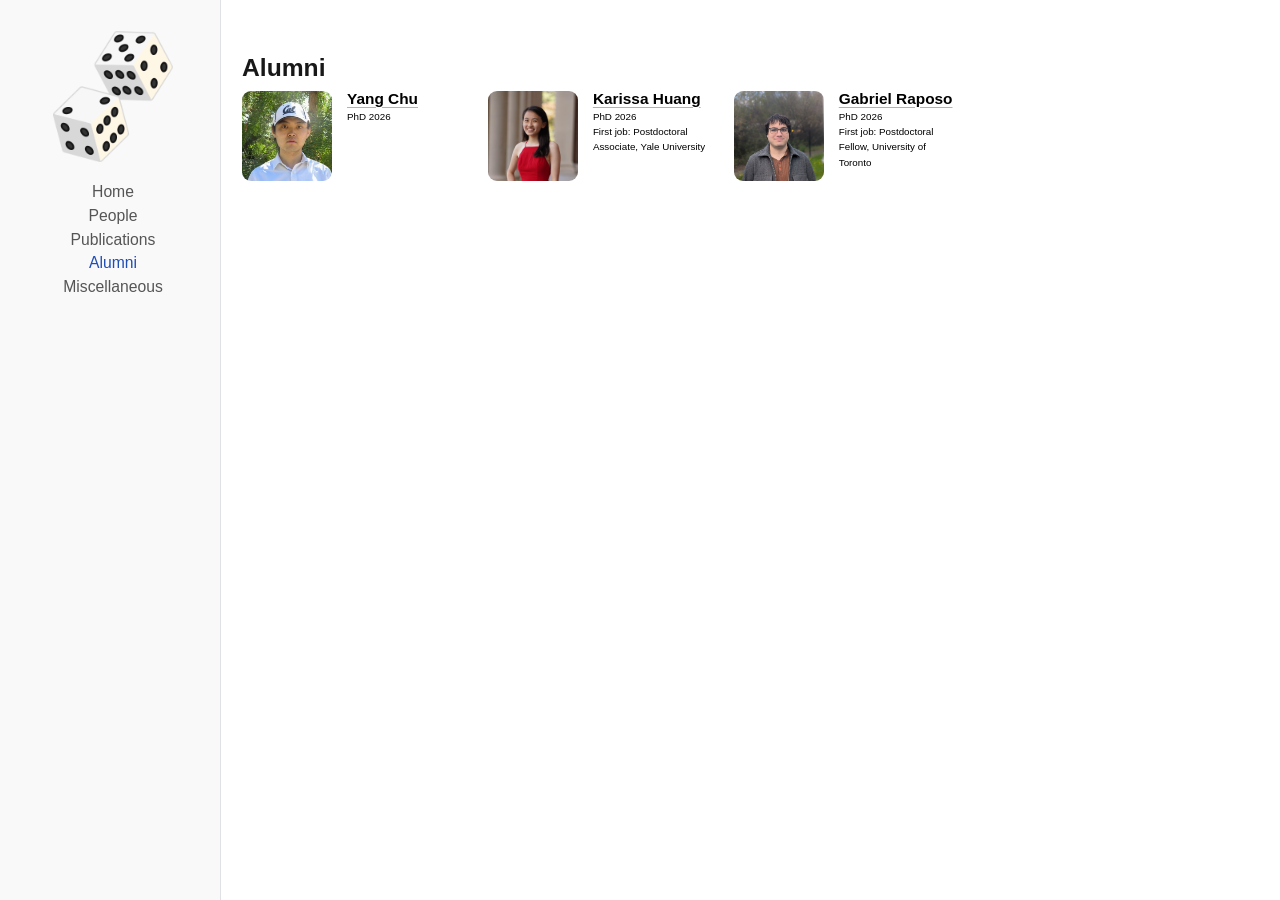
<file: contents/alumni-list.html>
<!DOCTYPE html>
<html xmlns="http://www.w3.org/1999/xhtml" lang="en" xml:lang="en"><head>

<meta charset="utf-8">
<meta name="generator" content="quarto-1.11.9">

<meta name="viewport" content="width=device-width, initial-scale=1.0, user-scalable=yes">


<title>alumni-list</title>
<style>
/* Default styles provided by pandoc.
** See https://pandoc.org/MANUAL.html#variables-for-html for config info.
*/
span.smallcaps{font-variant: small-caps;}
div.columns{display: flex; gap: 1.5em;}
div.column{flex: auto;}
@media screen {
div.columns{gap: min(4vw, 1.5em);}
div.column{overflow-x: auto;}
}
div.hanging-indent{margin-left: 1.5em; text-indent: -1.5em;}
ul.task-list{list-style: none;}
ul.task-list li input[type="checkbox"] {
  width: 0.8em;
  margin: 0 0.8em 0.2em -1em; /* quarto-specific, see https://github.com/quarto-dev/quarto-cli/issues/4556 */ 
  vertical-align: middle;
}
</style>


<script src="../site_libs/quarto-nav/quarto-nav.js"></script>
<script src="../site_libs/quarto-nav/headroom.min.js"></script>
<script src="../site_libs/clipboard/clipboard.min.js"></script>
<script src="../site_libs/quarto-html/quarto.js" type="module"></script>
<script src="../site_libs/quarto-html/tabsets/tabsets.js" type="module"></script>
<script src="../site_libs/quarto-html/scrollable-regions/scrollable-regions.js" type="module"></script>
<script src="../site_libs/quarto-html/popper.min.js"></script>
<script src="../site_libs/quarto-html/tippy.umd.min.js"></script>
<script src="../site_libs/quarto-html/anchor.min.js"></script>
<link href="../site_libs/quarto-html/tippy.css" rel="stylesheet">
<link href="../site_libs/quarto-html/quarto-syntax-highlighting-63b5708e65d6cd79cd7618c58d0c21e7.css" rel="stylesheet" id="quarto-text-highlighting-styles">
<script src="../site_libs/bootstrap/bootstrap.min.js"></script>
<link href="../site_libs/bootstrap/bootstrap-icons.css" rel="stylesheet">
<link href="../site_libs/bootstrap/bootstrap-66f18a4d21a7736779bc49018a2a17cc.min.css" rel="stylesheet" append-hash="true" id="quarto-bootstrap" data-mode="light">
<script id="quarto-search-options" type="application/json">{
  "language": {
    "search-no-results-text": "No results",
    "search-matching-documents-text": "matching documents",
    "search-copy-link-title": "Copy link to search",
    "search-hide-matches-text": "Hide additional matches",
    "search-more-match-text": "more match in this document",
    "search-more-matches-text": "more matches in this document",
    "search-clear-button-title": "Clear",
    "search-text-placeholder": "",
    "search-detached-cancel-button-title": "Cancel",
    "search-submit-button-title": "Submit",
    "search-label": "Search"
  }
}</script>
<script src="../assets/external-links.js"></script>



<link rel="stylesheet" href="../assets/styles.css">
</head>

<body class="nav-sidebar docked fullcontent quarto-light"><a id="quarto-skip-link" class="visually-hidden-focusable" href="#quarto-document-content">Skip to main content</a>

<div id="quarto-search-results"></div>
  <header id="quarto-header" class="headroom fixed-top">
  <nav class="quarto-secondary-nav" aria-label="Toolbar">
    <div class="container-fluid d-flex">
      <button type="button" class="quarto-btn-toggle btn" data-bs-toggle="collapse" role="button" data-bs-target=".quarto-sidebar-collapse-item" aria-controls="quarto-sidebar" aria-expanded="false" aria-label="Toggle sidebar navigation" onclick="if (window.quartoToggleHeadroom) { window.quartoToggleHeadroom(); }">
        <i class="bi bi-layout-text-sidebar-reverse"></i>
      </button>
        <nav class="quarto-page-breadcrumbs" aria-label="Breadcrumbs"><ol class="breadcrumb"><li class="breadcrumb-item"><a href="../contents/alumni-list.html">Alumni</a></li></ol></nav>
        <a class="flex-grow-1" data-bs-toggle="collapse" data-bs-target=".quarto-sidebar-collapse-item" onclick="if (window.quartoToggleHeadroom) { window.quartoToggleHeadroom(); }">      
        </a>
    </div>
  </nav>
</header>
<!-- content -->
<div id="quarto-content" class="quarto-container page-columns page-rows-contents page-layout-article">
<!-- sidebar -->
  <nav id="quarto-sidebar" class="sidebar collapse collapse-horizontal quarto-sidebar-collapse-item sidebar-navigation docked overflow-auto" aria-label="Site">
    <div class="pt-lg-2 mt-2 text-left sidebar-header">
      <a href="../index.html" class="sidebar-logo-link">
      <img src="../assets/logo/logo-dice.png" alt="Logo" class="sidebar-logo light-content py-0 d-lg-inline d-none">
      <img src="../assets/logo/logo-dice.png" alt="Logo" class="sidebar-logo dark-content py-0 d-lg-inline d-none">
      </a>
      </div>
    <div class="sidebar-menu-container"> 
    <ul class="list-unstyled mt-1">
        <li class="sidebar-item">
  <div class="sidebar-item-container"> 
  <a href="../index.html" class="sidebar-item-text sidebar-link">
 <span class="menu-text">Home</span></a>
  </div>
</li>
        <li class="sidebar-item">
  <div class="sidebar-item-container"> 
  <a href="../people.html" class="sidebar-item-text sidebar-link">
 <span class="menu-text">People</span></a>
  </div>
</li>
        <li class="sidebar-item">
  <div class="sidebar-item-container"> 
  <a href="../contents/all-papers.html" class="sidebar-item-text sidebar-link">
 <span class="menu-text">Publications</span></a>
  </div>
</li>
        <li class="sidebar-item">
  <div class="sidebar-item-container"> 
  <a href="../contents/alumni-list.html" class="sidebar-item-text sidebar-link active">
 <span class="menu-text">Alumni</span></a>
  </div>
</li>
        <li class="sidebar-item">
  <div class="sidebar-item-container"> 
  <a href="../contents/miscellaneous.html" class="sidebar-item-text sidebar-link">
 <span class="menu-text">Miscellaneous</span></a>
  </div>
</li>
    </ul>
    </div>
</nav>
<div id="quarto-sidebar-glass" class="quarto-sidebar-collapse-item" data-bs-toggle="collapse" data-bs-target=".quarto-sidebar-collapse-item"></div>
<!-- margin-sidebar -->
    
<!-- main -->
<main class="content" id="quarto-document-content" tabindex="-1"><header id="title-block-header" class="quarto-title-block"></header>




<section id="alumni" class="level3">
<h3 class="anchored" data-anchor-id="alumni">Alumni</h3>
<div class="grid">
<div class="g-col-12 g-col-sm-6 g-col-lg-3">
<div style="display: flex; gap: 15px; align-items: start;">
<div style="flex-shrink: 1; width: 90px; min-width: 50px;">
<a href="https://sites.google.com/view/yangch2" target="_blank">
<img src="../images/CHU_Yang - Yang Chu.jpg" alt="Headshot" style="width: 100%; aspect-ratio: 1/1; object-fit: cover; object-position: center; border-radius: 10%;">
</a>
</div>
<div style="flex: 1;line-height: 1.1;">
<a href="https://sites.google.com/view/yangch2" target="_blank" style="color: inherit; text-decoration: underline; text-decoration-color: rgba(0,0,0,0.3);">
<span style="font-size: 1.1em; font-weight: 600;">Yang Chu</span>
</a>
<br><span style="font-size: 0.7em; font-weight: 300;">
PhD 2026
<br>

</span>
</div>
</div>
</div>

<div class="g-col-12 g-col-sm-6 g-col-lg-3">
<div style="display: flex; gap: 15px; align-items: start;">
<div style="flex-shrink: 1; width: 90px; min-width: 50px;">
<a href="" target="_blank">
<img src="../images/karissa-huang.JPG" alt="Headshot" style="width: 100%; aspect-ratio: 1/1; object-fit: cover; object-position: center; border-radius: 10%;">
</a>
</div>
<div style="flex: 1;line-height: 1.1;">
<a href="" target="_blank" style="color: inherit; text-decoration: underline; text-decoration-color: rgba(0,0,0,0.3);">
<span style="font-size: 1.1em; font-weight: 600;">Karissa Huang</span>
</a>
<br><span style="font-size: 0.7em; font-weight: 300;">
PhD 2026
<br>
First job: Postdoctoral Associate, Yale University
</span>
</div>
</div>
</div>

<div class="g-col-12 g-col-sm-6 g-col-lg-3">
<div style="display: flex; gap: 15px; align-items: start;">
<div style="flex-shrink: 1; width: 90px; min-width: 50px;">
<a href="https://www.stat.berkeley.edu/~raposo/" target="_blank">
<img src="../images/PictureGabriel - Gabriel Raposo.jpeg" alt="Headshot" style="width: 100%; aspect-ratio: 1/1; object-fit: cover; object-position: center; border-radius: 10%;">
</a>
</div>
<div style="flex: 1;line-height: 1.1;">
<a href="https://www.stat.berkeley.edu/~raposo/" target="_blank" style="color: inherit; text-decoration: underline; text-decoration-color: rgba(0,0,0,0.3);">
<span style="font-size: 1.1em; font-weight: 600;">Gabriel Raposo</span>
</a>
<br><span style="font-size: 0.7em; font-weight: 300;">
PhD 2026
<br>
First job: Postdoctoral Fellow, University of Toronto
</span>
</div>
</div>
</div>

</div>


</section>

</main> <!-- /main -->
<script id="quarto-html-after-body" type="application/javascript">
  window.document.addEventListener("DOMContentLoaded", function (event) {
    const icon = "";
    const anchorJS = new window.AnchorJS();
    anchorJS.options = {
      placement: 'right',
      icon: icon
    };
    anchorJS.add('.anchored');
    const isCodeAnnotation = (el) => {
      for (const clz of el.classList) {
        if (clz.startsWith('code-annotation-')) {                     
          return true;
        }
      }
      return false;
    }
    const onCopySuccess = function(e) {
      // button target
      const button = e.trigger;
      // don't keep focus
      button.blur();
      // flash "checked"
      button.classList.add('code-copy-button-checked');
      var currentTitle = button.getAttribute("title");
      button.setAttribute("title", "Copied!");
      let tooltip;
      if (window.bootstrap) {
        button.setAttribute("data-bs-toggle", "tooltip");
        button.setAttribute("data-bs-placement", "left");
        button.setAttribute("data-bs-title", "Copied!");
        tooltip = new bootstrap.Tooltip(button, 
          { trigger: "manual", 
            customClass: "code-copy-button-tooltip",
            offset: [0, -8]});
        tooltip.show();    
      }
      setTimeout(function() {
        if (tooltip) {
          tooltip.hide();
          button.removeAttribute("data-bs-title");
          button.removeAttribute("data-bs-toggle");
          button.removeAttribute("data-bs-placement");
        }
        button.setAttribute("title", currentTitle);
        button.classList.remove('code-copy-button-checked');
      }, 1000);
      // clear code selection
      e.clearSelection();
    }
    const getTextToCopy = function(trigger) {
      const outerScaffold = trigger.parentElement.cloneNode(true);
      const codeEl = outerScaffold.querySelector('code');
      for (const childEl of codeEl.children) {
        if (isCodeAnnotation(childEl)) {
          childEl.remove();
        }
      }
      return codeEl.innerText;
    }
    const clipboard = new window.ClipboardJS('.code-copy-button:not([data-in-quarto-modal])', {
      text: getTextToCopy
    });
    clipboard.on('success', onCopySuccess);
    if (window.document.getElementById('quarto-embedded-source-code-modal')) {
      const clipboardModal = new window.ClipboardJS('.code-copy-button[data-in-quarto-modal]', {
        text: getTextToCopy,
        container: window.document.getElementById('quarto-embedded-source-code-modal')
      });
      clipboardModal.on('success', onCopySuccess);
    }
      var localhostRegex = new RegExp(/^(?:http|https):\/\/localhost\:?[0-9]*\//);
      var mailtoRegex = new RegExp(/^mailto:/);
        var filterRegex = new RegExp("https:\/\/probability\.berkeley\.edu");
      var isInternal = (href) => {
          return filterRegex.test(href) || localhostRegex.test(href) || mailtoRegex.test(href);
      }
      // Inspect non-navigation links and adorn them if external
      window.quartoDecorateExternalLinks = function (root) {
     var links = (root || window.document).querySelectorAll('a[href]:not(.nav-link):not(.navbar-brand):not(.toc-action):not(.sidebar-link):not(.sidebar-item-toggle):not(.pagination-link):not(.no-external):not([aria-hidden]):not(.dropdown-item):not(.quarto-navigation-tool):not(.about-link)');
      for (var i=0; i<links.length; i++) {
        const link = links[i];
        if (!isInternal(link.href)) {
          // undo the damage that might have been done by quarto-nav.js in the case of
          // links that we want to consider external
          if (link.dataset.originalHref !== undefined) {
            link.href = link.dataset.originalHref;
          }
          if (!link.classList.contains('no-external-icon')) {
          }
        }
      }
      };
      window.quartoDecorateExternalLinks(window.document);
    // Esc closes the popup (WCAG 1.4.13) and focus leaving both trigger and
    // popup closes it (WCAG 2.4.11); tippy handles neither for interactive popups.
    const hideOnEscAndFocusOut = {
      name: 'hideOnEscAndFocusOut',
      defaultValue: true,
      fn(instance) {
        const dismiss = () => {
          // A show scheduled by the trigger delay would otherwise reopen it
          instance.clearDelayTimeouts();
          instance.hide();
        };
        const onKeyDown = (event) => {
          if (event.key !== 'Escape') {
            return;
          }
          // Keep Esc from also reaching page handlers (e.g. reveal.js overview),
          // except an open reveal.js slide menu, which Esc should close too.
          // The menu handles keys only when its keyboard option is on.
          const menuHandlesEsc = window.Reveal?.getPlugin?.('menu')?.isOpen() &&
            window.Reveal.getConfig().menu?.keyboard !== false;
          if (!menuHandlesEsc) {
            event.stopPropagation();
          }
          if (instance.popper.contains(window.document.activeElement)) {
            // Disabled while refocusing so the focus trigger does not reopen it
            instance.disable();
            instance.reference.focus();
            instance.enable();
          }
          dismiss();
        };
        const onFocusOut = (event) => {
          const target = event.relatedTarget;
          if (target && !instance.reference.contains(target) &&
              !instance.popper.contains(target)) {
            dismiss();
          }
        };
        // On the trigger too: a click trigger (code-annotations: select) has no
        // blur handling. Attached for the instance's lifetime so leaving the
        // trigger also cancels a show still pending on the trigger delay.
        instance.reference.addEventListener('focusout', onFocusOut);
        return {
          onShow() {
            window.document.addEventListener('keydown', onKeyDown, true);
            instance.popper.addEventListener('focusout', onFocusOut);
          },
          onHide() {
            window.document.removeEventListener('keydown', onKeyDown, true);
            instance.popper.removeEventListener('focusout', onFocusOut);
          },
          onDestroy() {
            instance.reference.removeEventListener('focusout', onFocusOut);
          },
        };
      },
    };
    function tippyHover(el, contentFn, onTriggerFn, onUntriggerFn) {
      const config = {
        allowHTML: true,
        maxWidth: 500,
        delay: 100,
        arrow: false,
        appendTo: function(el) {
            return el.parentElement;
        },
        interactive: true,
        interactiveBorder: 10,
        theme: 'quarto',
        placement: 'bottom-start',
        plugins: [hideOnEscAndFocusOut],
      };
      if (contentFn) {
        config.content = contentFn;
      }
      if (onTriggerFn) {
        config.onTrigger = onTriggerFn;
      }
      if (onUntriggerFn) {
        config.onUntrigger = onUntriggerFn;
      }
      window.tippy(el, config); 
    }
    const noterefs = window.document.querySelectorAll('a[role="doc-noteref"]');
    for (var i=0; i<noterefs.length; i++) {
      const ref = noterefs[i];
      tippyHover(ref, function() {
        // use id or data attribute instead here
        let href = ref.getAttribute('data-footnote-href') || ref.getAttribute('href');
        try { href = new URL(href).hash; } catch {}
        const id = href.replace(/^#\/?/, "");
        const note = window.document.getElementById(id);
        if (note) {
          return note.innerHTML;
        } else {
          return "";
        }
      });
    }
    const xrefs = window.document.querySelectorAll('a.quarto-xref');
    const processXRef = (id, note) => {
      // Strip column container classes
      const stripColumnClz = (el) => {
        el.classList.remove("page-full", "page-columns");
        if (el.children) {
          for (const child of el.children) {
            stripColumnClz(child);
          }
        }
      }
      stripColumnClz(note)
      if (id === null || id.startsWith('sec-')) {
        // Special case sections, only their first couple elements
        const container = document.createElement("div");
        if (note.children && note.children.length > 2) {
          container.appendChild(note.children[0].cloneNode(true));
          for (let i = 1; i < note.children.length; i++) {
            const child = note.children[i];
            if (child.tagName === "P" && child.innerText === "") {
              continue;
            } else {
              container.appendChild(child.cloneNode(true));
              break;
            }
          }
          if (window.Quarto?.typesetMath) {
            window.Quarto.typesetMath(container);
          }
          return container.innerHTML
        } else {
          if (window.Quarto?.typesetMath) {
            window.Quarto.typesetMath(note);
          }
          return note.innerHTML;
        }
      } else {
        // Remove any anchor links if they are present
        const anchorLink = note.querySelector('a.anchorjs-link');
        if (anchorLink) {
          anchorLink.remove();
        }
        if (window.Quarto?.typesetMath) {
          window.Quarto.typesetMath(note);
        }
        if (note.classList.contains("callout")) {
          return note.outerHTML;
        } else {
          return note.innerHTML;
        }
      }
    }
    for (var i=0; i<xrefs.length; i++) {
      const xref = xrefs[i];
      tippyHover(xref, undefined, function(instance) {
        instance.disable();
        let url = xref.getAttribute('href');
        let hash = undefined; 
        if (url.startsWith('#')) {
          hash = url;
        } else {
          try { hash = new URL(url).hash; } catch {}
        }
        if (hash) {
          const id = hash.replace(/^#\/?/, "");
          const note = window.document.getElementById(id);
          if (note !== null) {
            try {
              const html = processXRef(id, note.cloneNode(true));
              instance.setContent(html);
            } finally {
              instance.enable();
              instance.show();
            }
          } else {
            // See if we can fetch this
            fetch(url.split('#')[0])
            .then(res => res.text())
            .then(html => {
              const parser = new DOMParser();
              const htmlDoc = parser.parseFromString(html, "text/html");
              const note = htmlDoc.getElementById(id);
              if (note !== null) {
                const html = processXRef(id, note);
                instance.setContent(html);
              } 
            }).finally(() => {
              instance.enable();
              instance.show();
            });
          }
        } else {
          // See if we can fetch a full url (with no hash to target)
          // This is a special case and we should probably do some content thinning / targeting
          fetch(url)
          .then(res => res.text())
          .then(html => {
            const parser = new DOMParser();
            const htmlDoc = parser.parseFromString(html, "text/html");
            const note = htmlDoc.querySelector('main.content');
            if (note !== null) {
              // This should only happen for chapter cross references
              // (since there is no id in the URL)
              // remove the first header
              if (note.children.length > 0 && note.children[0].tagName === "HEADER") {
                note.children[0].remove();
              }
              const html = processXRef(null, note);
              instance.setContent(html);
            } 
          }).finally(() => {
            instance.enable();
            instance.show();
          });
        }
      }, function(instance) {
      });
    }
        let selectedAnnoteEl;
        const selectorForAnnotation = ( cell, annotation) => {
          let cellAttr = 'data-code-cell="' + cell + '"';
          let lineAttr = 'data-code-annotation="' +  annotation + '"';
          const selector = 'span[' + cellAttr + '][' + lineAttr + ']';
          return selector;
        }
        const selectCodeLines = (annoteEl) => {
          const doc = window.document;
          const targetCell = annoteEl.getAttribute("data-target-cell");
          const targetAnnotation = annoteEl.getAttribute("data-target-annotation");
          const annoteSpan = window.document.querySelector(selectorForAnnotation(targetCell, targetAnnotation));
          const lines = annoteSpan.getAttribute("data-code-lines").split(",");
          const lineIds = lines.map((line) => {
            return targetCell + "-" + line;
          })
          // Each band is positioned against its own containing block, which is
          // not the offsetParent of the lines, so place it from client rects.
          const placeBand = (band, firstEl, lastEl, codeBlock) => {
            const container = band.offsetParent;
            if (container === null) {
              return;
            }
            const containerRect = container.getBoundingClientRect();
            // Reveal.js scales slides with a transform, so convert client
            // pixels back to the CSS pixels of the container.
            const scale = containerRect.height / container.offsetHeight || 1;
            const firstRect = firstEl.getBoundingClientRect();
            const lastRect = lastEl.getBoundingClientRect();
            const top = (firstRect.top - containerRect.top) / scale - container.clientTop + container.scrollTop;
            const height = (lastRect.bottom - firstRect.top) / scale;
            band.style.top = top - 2 + "px";
            band.style.height = height + 4 + "px";
            if (codeBlock) {
              // Without the copy button wrapper, the containing block is wider
              // than the code block, so span the code block explicitly.
              const blockRect = codeBlock.getBoundingClientRect();
              band.style.left = (blockRect.left - containerRect.left) / scale - container.clientLeft + container.scrollLeft + "px";
              band.style.width = blockRect.width / scale + "px";
            }
          };
          if (lineIds.length > 0) {
            const el = window.document.getElementById(lineIds[0]);
            const lastEl = window.document.getElementById(lineIds[lineIds.length - 1]);
            const parent = el.parentElement.parentElement;
            // cook up a div (if necessary) and position it
            let div = window.document.getElementById("code-annotation-line-highlight");
            if (div === null) {
              div = window.document.createElement("div");
              div.setAttribute("id", "code-annotation-line-highlight");
              div.style.position = 'absolute';
              parent.appendChild(div);
            }
            placeBand(div, el, lastEl, parent.closest("div.sourceCode") || parent);
            let gutterDiv = window.document.getElementById("code-annotation-line-highlight-gutter");
            if (gutterDiv === null) {
              gutterDiv = window.document.createElement("div");
              gutterDiv.setAttribute("id", "code-annotation-line-highlight-gutter");
              gutterDiv.style.position = 'absolute';
              const codeCell = window.document.getElementById(targetCell);
              const gutter = codeCell.querySelector('.code-annotation-gutter');
              gutter.appendChild(gutterDiv);
            }
            placeBand(gutterDiv, el, lastEl);
            selectedAnnoteEl = annoteEl;
          }
        };
        const unselectCodeLines = () => {
          const elementsIds = ["code-annotation-line-highlight", "code-annotation-line-highlight-gutter"];
          elementsIds.forEach((elId) => {
            const div = window.document.getElementById(elId);
            if (div) {
              div.remove();
            }
          });
          selectedAnnoteEl = undefined;
        };
          // Handle positioning of the toggle
      window.addEventListener(
        "resize",
        throttle(() => {
          elRect = undefined;
          if (selectedAnnoteEl) {
            selectCodeLines(selectedAnnoteEl);
          }
        }, 10)
      );
      function throttle(fn, ms) {
      let throttle = false;
      let timer;
        return (...args) => {
          if(!throttle) { // first call gets through
              fn.apply(this, args);
              throttle = true;
          } else { // all the others get throttled
              if(timer) clearTimeout(timer); // cancel #2
              timer = setTimeout(() => {
                fn.apply(this, args);
                timer = throttle = false;
              }, ms);
          }
        };
      }
        // Attach click handler to the DT
        const annoteDls = window.document.querySelectorAll('dt[data-target-cell]');
        for (const annoteDlNode of annoteDls) {
          annoteDlNode.addEventListener('click', (event) => {
            const clickedEl = event.target;
            if (clickedEl !== selectedAnnoteEl) {
              unselectCodeLines();
              const activeEl = window.document.querySelector('dt[data-target-cell].code-annotation-active');
              if (activeEl) {
                activeEl.classList.remove('code-annotation-active');
              }
              selectCodeLines(clickedEl);
              clickedEl.classList.add('code-annotation-active');
            } else {
              // Unselect the line
              unselectCodeLines();
              clickedEl.classList.remove('code-annotation-active');
            }
          });
        }
    const findCites = (el) => {
      const parentEl = el.parentElement;
      if (parentEl) {
        const cites = parentEl.dataset.cites;
        if (cites) {
          return {
            el,
            cites: cites.split(' ')
          };
        } else {
          return findCites(el.parentElement)
        }
      } else {
        return undefined;
      }
    };
    var bibliorefs = window.document.querySelectorAll('a[role="doc-biblioref"]');
    for (var i=0; i<bibliorefs.length; i++) {
      const ref = bibliorefs[i];
      const citeInfo = findCites(ref);
      if (citeInfo) {
        tippyHover(citeInfo.el, function() {
          var popup = window.document.createElement('div');
          citeInfo.cites.forEach(function(cite) {
            var citeDiv = window.document.createElement('div');
            citeDiv.classList.add('hanging-indent');
            citeDiv.classList.add('csl-entry');
            var biblioDiv = window.document.getElementById('ref-' + cite);
            if (biblioDiv) {
              citeDiv.innerHTML = biblioDiv.innerHTML;
            }
            popup.appendChild(citeDiv);
          });
          return popup.innerHTML;
        });
      }
    }
  });
  </script>
  <script type="application/javascript">
  window.quartoScrollableRegionsLabels = {"code":"Scrollable code","output":"Scrollable output"};
  </script>
</div> <!-- /content -->




</body></html>
</file>
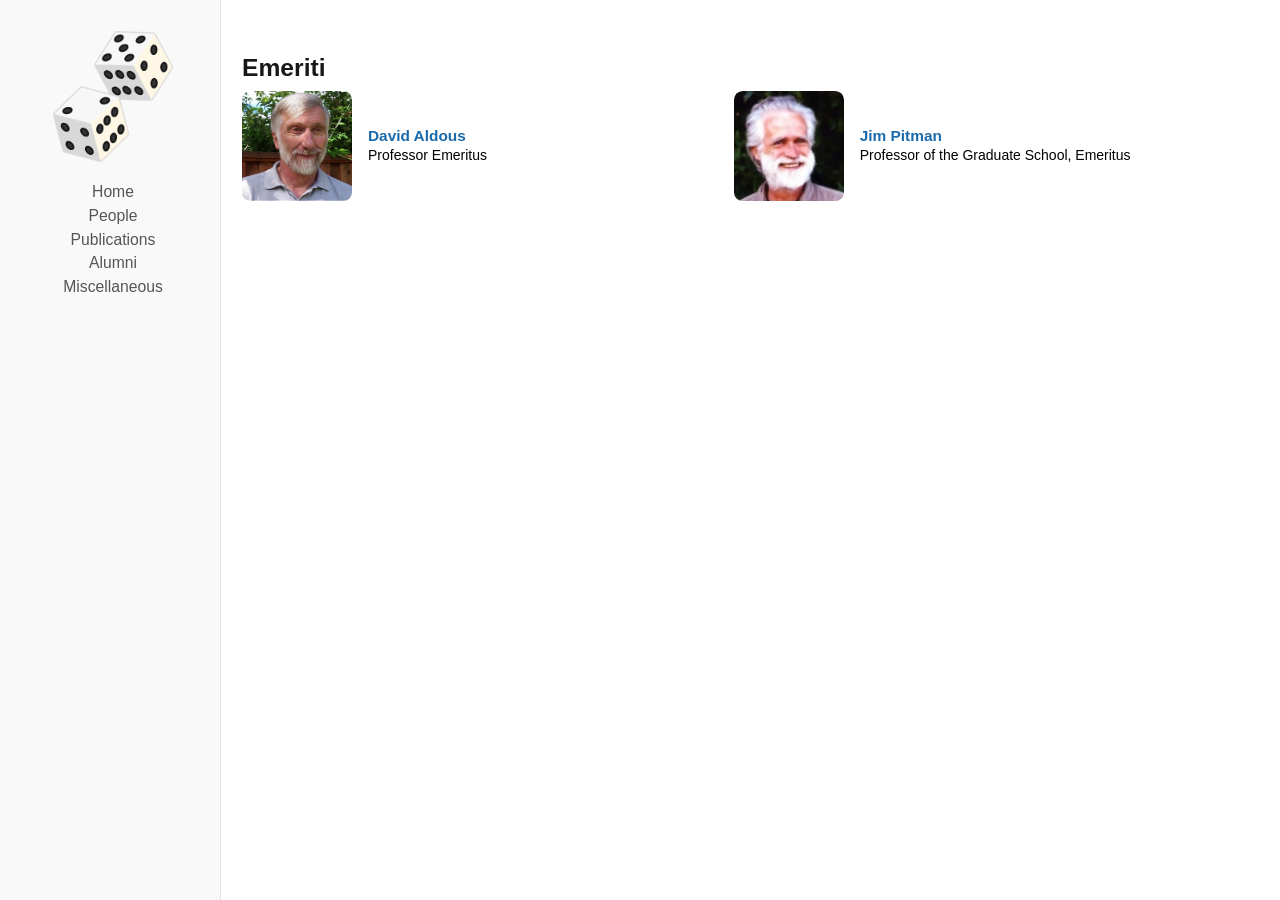
<file: contents/emeritus.html>
<!DOCTYPE html>
<html xmlns="http://www.w3.org/1999/xhtml" lang="en" xml:lang="en"><head>

<meta charset="utf-8">
<meta name="generator" content="quarto-1.11.9">

<meta name="viewport" content="width=device-width, initial-scale=1.0, user-scalable=yes">


<title>emeritus</title>
<style>
/* Default styles provided by pandoc.
** See https://pandoc.org/MANUAL.html#variables-for-html for config info.
*/
span.smallcaps{font-variant: small-caps;}
div.columns{display: flex; gap: 1.5em;}
div.column{flex: auto;}
@media screen {
div.columns{gap: min(4vw, 1.5em);}
div.column{overflow-x: auto;}
}
div.hanging-indent{margin-left: 1.5em; text-indent: -1.5em;}
ul.task-list{list-style: none;}
ul.task-list li input[type="checkbox"] {
  width: 0.8em;
  margin: 0 0.8em 0.2em -1em; /* quarto-specific, see https://github.com/quarto-dev/quarto-cli/issues/4556 */ 
  vertical-align: middle;
}
</style>


<script src="../site_libs/quarto-nav/quarto-nav.js"></script>
<script src="../site_libs/quarto-nav/headroom.min.js"></script>
<script src="../site_libs/clipboard/clipboard.min.js"></script>
<script src="../site_libs/quarto-html/quarto.js" type="module"></script>
<script src="../site_libs/quarto-html/tabsets/tabsets.js" type="module"></script>
<script src="../site_libs/quarto-html/scrollable-regions/scrollable-regions.js" type="module"></script>
<script src="../site_libs/quarto-html/popper.min.js"></script>
<script src="../site_libs/quarto-html/tippy.umd.min.js"></script>
<script src="../site_libs/quarto-html/anchor.min.js"></script>
<link href="../site_libs/quarto-html/tippy.css" rel="stylesheet">
<link href="../site_libs/quarto-html/quarto-syntax-highlighting-63b5708e65d6cd79cd7618c58d0c21e7.css" rel="stylesheet" id="quarto-text-highlighting-styles">
<script src="../site_libs/bootstrap/bootstrap.min.js"></script>
<link href="../site_libs/bootstrap/bootstrap-icons.css" rel="stylesheet">
<link href="../site_libs/bootstrap/bootstrap-66f18a4d21a7736779bc49018a2a17cc.min.css" rel="stylesheet" append-hash="true" id="quarto-bootstrap" data-mode="light">
<script id="quarto-search-options" type="application/json">{
  "language": {
    "search-no-results-text": "No results",
    "search-matching-documents-text": "matching documents",
    "search-copy-link-title": "Copy link to search",
    "search-hide-matches-text": "Hide additional matches",
    "search-more-match-text": "more match in this document",
    "search-more-matches-text": "more matches in this document",
    "search-clear-button-title": "Clear",
    "search-text-placeholder": "",
    "search-detached-cancel-button-title": "Cancel",
    "search-submit-button-title": "Submit",
    "search-label": "Search"
  }
}</script>
<script src="../assets/external-links.js"></script>



<link rel="stylesheet" href="../assets/styles.css">
</head>

<body class="nav-sidebar docked fullcontent quarto-light"><a id="quarto-skip-link" class="visually-hidden-focusable" href="#quarto-document-content">Skip to main content</a>

<div id="quarto-search-results"></div>
  <header id="quarto-header" class="headroom fixed-top">
  <nav class="quarto-secondary-nav" aria-label="Toolbar">
    <div class="container-fluid d-flex">
      <button type="button" class="quarto-btn-toggle btn" data-bs-toggle="collapse" role="button" data-bs-target=".quarto-sidebar-collapse-item" aria-controls="quarto-sidebar" aria-expanded="false" aria-label="Toggle sidebar navigation" onclick="if (window.quartoToggleHeadroom) { window.quartoToggleHeadroom(); }">
        <i class="bi bi-layout-text-sidebar-reverse"></i>
      </button>
        <nav class="quarto-page-breadcrumbs" aria-label="Breadcrumbs"><ol class="breadcrumb"></ol></nav>
        <a class="flex-grow-1" data-bs-toggle="collapse" data-bs-target=".quarto-sidebar-collapse-item" onclick="if (window.quartoToggleHeadroom) { window.quartoToggleHeadroom(); }">      
        </a>
    </div>
  </nav>
</header>
<!-- content -->
<div id="quarto-content" class="quarto-container page-columns page-rows-contents page-layout-article">
<!-- sidebar -->
  <nav id="quarto-sidebar" class="sidebar collapse collapse-horizontal quarto-sidebar-collapse-item sidebar-navigation docked overflow-auto" aria-label="Site">
    <div class="pt-lg-2 mt-2 text-left sidebar-header">
      <a href="../index.html" class="sidebar-logo-link">
      <img src="../assets/logo/logo-dice.png" alt="Logo" class="sidebar-logo light-content py-0 d-lg-inline d-none">
      <img src="../assets/logo/logo-dice.png" alt="Logo" class="sidebar-logo dark-content py-0 d-lg-inline d-none">
      </a>
      </div>
    <div class="sidebar-menu-container"> 
    <ul class="list-unstyled mt-1">
        <li class="sidebar-item">
  <div class="sidebar-item-container"> 
  <a href="../index.html" class="sidebar-item-text sidebar-link">
 <span class="menu-text">Home</span></a>
  </div>
</li>
        <li class="sidebar-item">
  <div class="sidebar-item-container"> 
  <a href="../people.html" class="sidebar-item-text sidebar-link">
 <span class="menu-text">People</span></a>
  </div>
</li>
        <li class="sidebar-item">
  <div class="sidebar-item-container"> 
  <a href="../contents/all-papers.html" class="sidebar-item-text sidebar-link">
 <span class="menu-text">Publications</span></a>
  </div>
</li>
        <li class="sidebar-item">
  <div class="sidebar-item-container"> 
  <a href="../contents/alumni-list.html" class="sidebar-item-text sidebar-link">
 <span class="menu-text">Alumni</span></a>
  </div>
</li>
        <li class="sidebar-item">
  <div class="sidebar-item-container"> 
  <a href="../contents/miscellaneous.html" class="sidebar-item-text sidebar-link">
 <span class="menu-text">Miscellaneous</span></a>
  </div>
</li>
    </ul>
    </div>
</nav>
<div id="quarto-sidebar-glass" class="quarto-sidebar-collapse-item" data-bs-toggle="collapse" data-bs-target=".quarto-sidebar-collapse-item"></div>
<!-- margin-sidebar -->
    
<!-- main -->
<main class="content" id="quarto-document-content" tabindex="-1"><header id="title-block-header" class="quarto-title-block"></header>




<section id="emeriti" class="level3">
<h3 class="anchored" data-anchor-id="emeriti">Emeriti</h3>
<div class="grid">
<div class="g-col-12 g-col-sm-6" style="margin-bottom: 8px;">
<div style="display: flex; gap: 16px; align-items: center;">
<div style="flex-shrink: 0; width: 110px;">
<img src="../images/david-aldous.jpg" alt="Headshot" style="width: 100%; aspect-ratio: 1/1; object-fit: cover; object-position: center; border-radius: 8%;">
</div>
<div style="flex: 1; line-height: 1.3;">
<a href="https://www.stat.berkeley.edu/~aldous/" target="_blank" class="faculty-name-link">
<span style="font-size: 1.1em; font-weight: 600;">David Aldous</span>
</a>
<br><span style="font-size: 1em; font-weight: 400;">Professor Emeritus</span>
<br><span style="font-size: 0.8em; font-weight: 300; color: #444;"></span>
</div>
</div>
</div>

<div class="g-col-12 g-col-sm-6" style="margin-bottom: 8px;">
<div style="display: flex; gap: 16px; align-items: center;">
<div style="flex-shrink: 0; width: 110px;">
<img src="../images/jim-pitman.jpg" alt="Headshot" style="width: 100%; aspect-ratio: 1/1; object-fit: cover; object-position: center; border-radius: 8%;">
</div>
<div style="flex: 1; line-height: 1.3;">
<a href="https://vcresearch.berkeley.edu/faculty/james-pitman" target="_blank" class="faculty-name-link">
<span style="font-size: 1.1em; font-weight: 600;">Jim Pitman</span>
</a>
<br><span style="font-size: 1em; font-weight: 400;">Professor of the Graduate School, Emeritus</span>
<br><span style="font-size: 0.8em; font-weight: 300; color: #444;"></span>
</div>
</div>
</div>

</div>


</section>

</main> <!-- /main -->
<script id="quarto-html-after-body" type="application/javascript">
  window.document.addEventListener("DOMContentLoaded", function (event) {
    const icon = "";
    const anchorJS = new window.AnchorJS();
    anchorJS.options = {
      placement: 'right',
      icon: icon
    };
    anchorJS.add('.anchored');
    const isCodeAnnotation = (el) => {
      for (const clz of el.classList) {
        if (clz.startsWith('code-annotation-')) {                     
          return true;
        }
      }
      return false;
    }
    const onCopySuccess = function(e) {
      // button target
      const button = e.trigger;
      // don't keep focus
      button.blur();
      // flash "checked"
      button.classList.add('code-copy-button-checked');
      var currentTitle = button.getAttribute("title");
      button.setAttribute("title", "Copied!");
      let tooltip;
      if (window.bootstrap) {
        button.setAttribute("data-bs-toggle", "tooltip");
        button.setAttribute("data-bs-placement", "left");
        button.setAttribute("data-bs-title", "Copied!");
        tooltip = new bootstrap.Tooltip(button, 
          { trigger: "manual", 
            customClass: "code-copy-button-tooltip",
            offset: [0, -8]});
        tooltip.show();    
      }
      setTimeout(function() {
        if (tooltip) {
          tooltip.hide();
          button.removeAttribute("data-bs-title");
          button.removeAttribute("data-bs-toggle");
          button.removeAttribute("data-bs-placement");
        }
        button.setAttribute("title", currentTitle);
        button.classList.remove('code-copy-button-checked');
      }, 1000);
      // clear code selection
      e.clearSelection();
    }
    const getTextToCopy = function(trigger) {
      const outerScaffold = trigger.parentElement.cloneNode(true);
      const codeEl = outerScaffold.querySelector('code');
      for (const childEl of codeEl.children) {
        if (isCodeAnnotation(childEl)) {
          childEl.remove();
        }
      }
      return codeEl.innerText;
    }
    const clipboard = new window.ClipboardJS('.code-copy-button:not([data-in-quarto-modal])', {
      text: getTextToCopy
    });
    clipboard.on('success', onCopySuccess);
    if (window.document.getElementById('quarto-embedded-source-code-modal')) {
      const clipboardModal = new window.ClipboardJS('.code-copy-button[data-in-quarto-modal]', {
        text: getTextToCopy,
        container: window.document.getElementById('quarto-embedded-source-code-modal')
      });
      clipboardModal.on('success', onCopySuccess);
    }
      var localhostRegex = new RegExp(/^(?:http|https):\/\/localhost\:?[0-9]*\//);
      var mailtoRegex = new RegExp(/^mailto:/);
        var filterRegex = new RegExp("https:\/\/probability\.berkeley\.edu");
      var isInternal = (href) => {
          return filterRegex.test(href) || localhostRegex.test(href) || mailtoRegex.test(href);
      }
      // Inspect non-navigation links and adorn them if external
      window.quartoDecorateExternalLinks = function (root) {
     var links = (root || window.document).querySelectorAll('a[href]:not(.nav-link):not(.navbar-brand):not(.toc-action):not(.sidebar-link):not(.sidebar-item-toggle):not(.pagination-link):not(.no-external):not([aria-hidden]):not(.dropdown-item):not(.quarto-navigation-tool):not(.about-link)');
      for (var i=0; i<links.length; i++) {
        const link = links[i];
        if (!isInternal(link.href)) {
          // undo the damage that might have been done by quarto-nav.js in the case of
          // links that we want to consider external
          if (link.dataset.originalHref !== undefined) {
            link.href = link.dataset.originalHref;
          }
          if (!link.classList.contains('no-external-icon')) {
          }
        }
      }
      };
      window.quartoDecorateExternalLinks(window.document);
    // Esc closes the popup (WCAG 1.4.13) and focus leaving both trigger and
    // popup closes it (WCAG 2.4.11); tippy handles neither for interactive popups.
    const hideOnEscAndFocusOut = {
      name: 'hideOnEscAndFocusOut',
      defaultValue: true,
      fn(instance) {
        const dismiss = () => {
          // A show scheduled by the trigger delay would otherwise reopen it
          instance.clearDelayTimeouts();
          instance.hide();
        };
        const onKeyDown = (event) => {
          if (event.key !== 'Escape') {
            return;
          }
          // Keep Esc from also reaching page handlers (e.g. reveal.js overview),
          // except an open reveal.js slide menu, which Esc should close too.
          // The menu handles keys only when its keyboard option is on.
          const menuHandlesEsc = window.Reveal?.getPlugin?.('menu')?.isOpen() &&
            window.Reveal.getConfig().menu?.keyboard !== false;
          if (!menuHandlesEsc) {
            event.stopPropagation();
          }
          if (instance.popper.contains(window.document.activeElement)) {
            // Disabled while refocusing so the focus trigger does not reopen it
            instance.disable();
            instance.reference.focus();
            instance.enable();
          }
          dismiss();
        };
        const onFocusOut = (event) => {
          const target = event.relatedTarget;
          if (target && !instance.reference.contains(target) &&
              !instance.popper.contains(target)) {
            dismiss();
          }
        };
        // On the trigger too: a click trigger (code-annotations: select) has no
        // blur handling. Attached for the instance's lifetime so leaving the
        // trigger also cancels a show still pending on the trigger delay.
        instance.reference.addEventListener('focusout', onFocusOut);
        return {
          onShow() {
            window.document.addEventListener('keydown', onKeyDown, true);
            instance.popper.addEventListener('focusout', onFocusOut);
          },
          onHide() {
            window.document.removeEventListener('keydown', onKeyDown, true);
            instance.popper.removeEventListener('focusout', onFocusOut);
          },
          onDestroy() {
            instance.reference.removeEventListener('focusout', onFocusOut);
          },
        };
      },
    };
    function tippyHover(el, contentFn, onTriggerFn, onUntriggerFn) {
      const config = {
        allowHTML: true,
        maxWidth: 500,
        delay: 100,
        arrow: false,
        appendTo: function(el) {
            return el.parentElement;
        },
        interactive: true,
        interactiveBorder: 10,
        theme: 'quarto',
        placement: 'bottom-start',
        plugins: [hideOnEscAndFocusOut],
      };
      if (contentFn) {
        config.content = contentFn;
      }
      if (onTriggerFn) {
        config.onTrigger = onTriggerFn;
      }
      if (onUntriggerFn) {
        config.onUntrigger = onUntriggerFn;
      }
      window.tippy(el, config); 
    }
    const noterefs = window.document.querySelectorAll('a[role="doc-noteref"]');
    for (var i=0; i<noterefs.length; i++) {
      const ref = noterefs[i];
      tippyHover(ref, function() {
        // use id or data attribute instead here
        let href = ref.getAttribute('data-footnote-href') || ref.getAttribute('href');
        try { href = new URL(href).hash; } catch {}
        const id = href.replace(/^#\/?/, "");
        const note = window.document.getElementById(id);
        if (note) {
          return note.innerHTML;
        } else {
          return "";
        }
      });
    }
    const xrefs = window.document.querySelectorAll('a.quarto-xref');
    const processXRef = (id, note) => {
      // Strip column container classes
      const stripColumnClz = (el) => {
        el.classList.remove("page-full", "page-columns");
        if (el.children) {
          for (const child of el.children) {
            stripColumnClz(child);
          }
        }
      }
      stripColumnClz(note)
      if (id === null || id.startsWith('sec-')) {
        // Special case sections, only their first couple elements
        const container = document.createElement("div");
        if (note.children && note.children.length > 2) {
          container.appendChild(note.children[0].cloneNode(true));
          for (let i = 1; i < note.children.length; i++) {
            const child = note.children[i];
            if (child.tagName === "P" && child.innerText === "") {
              continue;
            } else {
              container.appendChild(child.cloneNode(true));
              break;
            }
          }
          if (window.Quarto?.typesetMath) {
            window.Quarto.typesetMath(container);
          }
          return container.innerHTML
        } else {
          if (window.Quarto?.typesetMath) {
            window.Quarto.typesetMath(note);
          }
          return note.innerHTML;
        }
      } else {
        // Remove any anchor links if they are present
        const anchorLink = note.querySelector('a.anchorjs-link');
        if (anchorLink) {
          anchorLink.remove();
        }
        if (window.Quarto?.typesetMath) {
          window.Quarto.typesetMath(note);
        }
        if (note.classList.contains("callout")) {
          return note.outerHTML;
        } else {
          return note.innerHTML;
        }
      }
    }
    for (var i=0; i<xrefs.length; i++) {
      const xref = xrefs[i];
      tippyHover(xref, undefined, function(instance) {
        instance.disable();
        let url = xref.getAttribute('href');
        let hash = undefined; 
        if (url.startsWith('#')) {
          hash = url;
        } else {
          try { hash = new URL(url).hash; } catch {}
        }
        if (hash) {
          const id = hash.replace(/^#\/?/, "");
          const note = window.document.getElementById(id);
          if (note !== null) {
            try {
              const html = processXRef(id, note.cloneNode(true));
              instance.setContent(html);
            } finally {
              instance.enable();
              instance.show();
            }
          } else {
            // See if we can fetch this
            fetch(url.split('#')[0])
            .then(res => res.text())
            .then(html => {
              const parser = new DOMParser();
              const htmlDoc = parser.parseFromString(html, "text/html");
              const note = htmlDoc.getElementById(id);
              if (note !== null) {
                const html = processXRef(id, note);
                instance.setContent(html);
              } 
            }).finally(() => {
              instance.enable();
              instance.show();
            });
          }
        } else {
          // See if we can fetch a full url (with no hash to target)
          // This is a special case and we should probably do some content thinning / targeting
          fetch(url)
          .then(res => res.text())
          .then(html => {
            const parser = new DOMParser();
            const htmlDoc = parser.parseFromString(html, "text/html");
            const note = htmlDoc.querySelector('main.content');
            if (note !== null) {
              // This should only happen for chapter cross references
              // (since there is no id in the URL)
              // remove the first header
              if (note.children.length > 0 && note.children[0].tagName === "HEADER") {
                note.children[0].remove();
              }
              const html = processXRef(null, note);
              instance.setContent(html);
            } 
          }).finally(() => {
            instance.enable();
            instance.show();
          });
        }
      }, function(instance) {
      });
    }
        let selectedAnnoteEl;
        const selectorForAnnotation = ( cell, annotation) => {
          let cellAttr = 'data-code-cell="' + cell + '"';
          let lineAttr = 'data-code-annotation="' +  annotation + '"';
          const selector = 'span[' + cellAttr + '][' + lineAttr + ']';
          return selector;
        }
        const selectCodeLines = (annoteEl) => {
          const doc = window.document;
          const targetCell = annoteEl.getAttribute("data-target-cell");
          const targetAnnotation = annoteEl.getAttribute("data-target-annotation");
          const annoteSpan = window.document.querySelector(selectorForAnnotation(targetCell, targetAnnotation));
          const lines = annoteSpan.getAttribute("data-code-lines").split(",");
          const lineIds = lines.map((line) => {
            return targetCell + "-" + line;
          })
          // Each band is positioned against its own containing block, which is
          // not the offsetParent of the lines, so place it from client rects.
          const placeBand = (band, firstEl, lastEl, codeBlock) => {
            const container = band.offsetParent;
            if (container === null) {
              return;
            }
            const containerRect = container.getBoundingClientRect();
            // Reveal.js scales slides with a transform, so convert client
            // pixels back to the CSS pixels of the container.
            const scale = containerRect.height / container.offsetHeight || 1;
            const firstRect = firstEl.getBoundingClientRect();
            const lastRect = lastEl.getBoundingClientRect();
            const top = (firstRect.top - containerRect.top) / scale - container.clientTop + container.scrollTop;
            const height = (lastRect.bottom - firstRect.top) / scale;
            band.style.top = top - 2 + "px";
            band.style.height = height + 4 + "px";
            if (codeBlock) {
              // Without the copy button wrapper, the containing block is wider
              // than the code block, so span the code block explicitly.
              const blockRect = codeBlock.getBoundingClientRect();
              band.style.left = (blockRect.left - containerRect.left) / scale - container.clientLeft + container.scrollLeft + "px";
              band.style.width = blockRect.width / scale + "px";
            }
          };
          if (lineIds.length > 0) {
            const el = window.document.getElementById(lineIds[0]);
            const lastEl = window.document.getElementById(lineIds[lineIds.length - 1]);
            const parent = el.parentElement.parentElement;
            // cook up a div (if necessary) and position it
            let div = window.document.getElementById("code-annotation-line-highlight");
            if (div === null) {
              div = window.document.createElement("div");
              div.setAttribute("id", "code-annotation-line-highlight");
              div.style.position = 'absolute';
              parent.appendChild(div);
            }
            placeBand(div, el, lastEl, parent.closest("div.sourceCode") || parent);
            let gutterDiv = window.document.getElementById("code-annotation-line-highlight-gutter");
            if (gutterDiv === null) {
              gutterDiv = window.document.createElement("div");
              gutterDiv.setAttribute("id", "code-annotation-line-highlight-gutter");
              gutterDiv.style.position = 'absolute';
              const codeCell = window.document.getElementById(targetCell);
              const gutter = codeCell.querySelector('.code-annotation-gutter');
              gutter.appendChild(gutterDiv);
            }
            placeBand(gutterDiv, el, lastEl);
            selectedAnnoteEl = annoteEl;
          }
        };
        const unselectCodeLines = () => {
          const elementsIds = ["code-annotation-line-highlight", "code-annotation-line-highlight-gutter"];
          elementsIds.forEach((elId) => {
            const div = window.document.getElementById(elId);
            if (div) {
              div.remove();
            }
          });
          selectedAnnoteEl = undefined;
        };
          // Handle positioning of the toggle
      window.addEventListener(
        "resize",
        throttle(() => {
          elRect = undefined;
          if (selectedAnnoteEl) {
            selectCodeLines(selectedAnnoteEl);
          }
        }, 10)
      );
      function throttle(fn, ms) {
      let throttle = false;
      let timer;
        return (...args) => {
          if(!throttle) { // first call gets through
              fn.apply(this, args);
              throttle = true;
          } else { // all the others get throttled
              if(timer) clearTimeout(timer); // cancel #2
              timer = setTimeout(() => {
                fn.apply(this, args);
                timer = throttle = false;
              }, ms);
          }
        };
      }
        // Attach click handler to the DT
        const annoteDls = window.document.querySelectorAll('dt[data-target-cell]');
        for (const annoteDlNode of annoteDls) {
          annoteDlNode.addEventListener('click', (event) => {
            const clickedEl = event.target;
            if (clickedEl !== selectedAnnoteEl) {
              unselectCodeLines();
              const activeEl = window.document.querySelector('dt[data-target-cell].code-annotation-active');
              if (activeEl) {
                activeEl.classList.remove('code-annotation-active');
              }
              selectCodeLines(clickedEl);
              clickedEl.classList.add('code-annotation-active');
            } else {
              // Unselect the line
              unselectCodeLines();
              clickedEl.classList.remove('code-annotation-active');
            }
          });
        }
    const findCites = (el) => {
      const parentEl = el.parentElement;
      if (parentEl) {
        const cites = parentEl.dataset.cites;
        if (cites) {
          return {
            el,
            cites: cites.split(' ')
          };
        } else {
          return findCites(el.parentElement)
        }
      } else {
        return undefined;
      }
    };
    var bibliorefs = window.document.querySelectorAll('a[role="doc-biblioref"]');
    for (var i=0; i<bibliorefs.length; i++) {
      const ref = bibliorefs[i];
      const citeInfo = findCites(ref);
      if (citeInfo) {
        tippyHover(citeInfo.el, function() {
          var popup = window.document.createElement('div');
          citeInfo.cites.forEach(function(cite) {
            var citeDiv = window.document.createElement('div');
            citeDiv.classList.add('hanging-indent');
            citeDiv.classList.add('csl-entry');
            var biblioDiv = window.document.getElementById('ref-' + cite);
            if (biblioDiv) {
              citeDiv.innerHTML = biblioDiv.innerHTML;
            }
            popup.appendChild(citeDiv);
          });
          return popup.innerHTML;
        });
      }
    }
  });
  </script>
  <script type="application/javascript">
  window.quartoScrollableRegionsLabels = {"code":"Scrollable code","output":"Scrollable output"};
  </script>
</div> <!-- /content -->




</body></html>
</file>
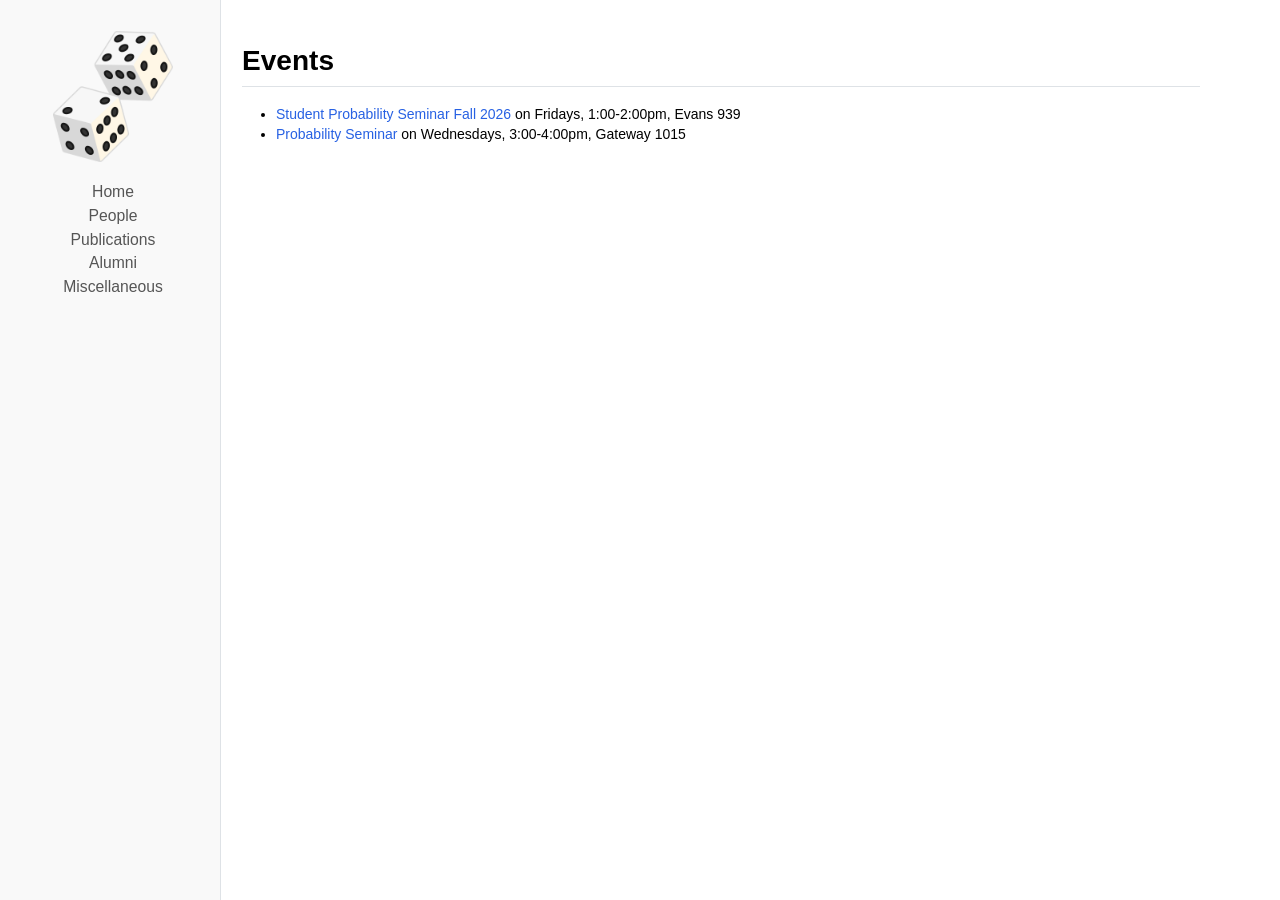
<file: contents/events.html>
<!DOCTYPE html>
<html xmlns="http://www.w3.org/1999/xhtml" lang="en" xml:lang="en"><head>

<meta charset="utf-8">
<meta name="generator" content="quarto-1.11.9">

<meta name="viewport" content="width=device-width, initial-scale=1.0, user-scalable=yes">


<title>events</title>
<style>
/* Default styles provided by pandoc.
** See https://pandoc.org/MANUAL.html#variables-for-html for config info.
*/
span.smallcaps{font-variant: small-caps;}
div.columns{display: flex; gap: 1.5em;}
div.column{flex: auto;}
@media screen {
div.columns{gap: min(4vw, 1.5em);}
div.column{overflow-x: auto;}
}
div.hanging-indent{margin-left: 1.5em; text-indent: -1.5em;}
ul.task-list{list-style: none;}
ul.task-list li input[type="checkbox"] {
  width: 0.8em;
  margin: 0 0.8em 0.2em -1em; /* quarto-specific, see https://github.com/quarto-dev/quarto-cli/issues/4556 */ 
  vertical-align: middle;
}
</style>


<script src="../site_libs/quarto-nav/quarto-nav.js"></script>
<script src="../site_libs/quarto-nav/headroom.min.js"></script>
<script src="../site_libs/clipboard/clipboard.min.js"></script>
<script src="../site_libs/quarto-html/quarto.js" type="module"></script>
<script src="../site_libs/quarto-html/tabsets/tabsets.js" type="module"></script>
<script src="../site_libs/quarto-html/scrollable-regions/scrollable-regions.js" type="module"></script>
<script src="../site_libs/quarto-html/popper.min.js"></script>
<script src="../site_libs/quarto-html/tippy.umd.min.js"></script>
<script src="../site_libs/quarto-html/anchor.min.js"></script>
<link href="../site_libs/quarto-html/tippy.css" rel="stylesheet">
<link href="../site_libs/quarto-html/quarto-syntax-highlighting-63b5708e65d6cd79cd7618c58d0c21e7.css" rel="stylesheet" id="quarto-text-highlighting-styles">
<script src="../site_libs/bootstrap/bootstrap.min.js"></script>
<link href="../site_libs/bootstrap/bootstrap-icons.css" rel="stylesheet">
<link href="../site_libs/bootstrap/bootstrap-66f18a4d21a7736779bc49018a2a17cc.min.css" rel="stylesheet" append-hash="true" id="quarto-bootstrap" data-mode="light">
<script id="quarto-search-options" type="application/json">{
  "language": {
    "search-no-results-text": "No results",
    "search-matching-documents-text": "matching documents",
    "search-copy-link-title": "Copy link to search",
    "search-hide-matches-text": "Hide additional matches",
    "search-more-match-text": "more match in this document",
    "search-more-matches-text": "more matches in this document",
    "search-clear-button-title": "Clear",
    "search-text-placeholder": "",
    "search-detached-cancel-button-title": "Cancel",
    "search-submit-button-title": "Submit",
    "search-label": "Search"
  }
}</script>
<script src="../assets/external-links.js"></script>



<link rel="stylesheet" href="../assets/styles.css">
</head>

<body class="nav-sidebar docked fullcontent quarto-light"><a id="quarto-skip-link" class="visually-hidden-focusable" href="#quarto-document-content">Skip to main content</a>

<div id="quarto-search-results"></div>
  <header id="quarto-header" class="headroom fixed-top">
  <nav class="quarto-secondary-nav" aria-label="Toolbar">
    <div class="container-fluid d-flex">
      <button type="button" class="quarto-btn-toggle btn" data-bs-toggle="collapse" role="button" data-bs-target=".quarto-sidebar-collapse-item" aria-controls="quarto-sidebar" aria-expanded="false" aria-label="Toggle sidebar navigation" onclick="if (window.quartoToggleHeadroom) { window.quartoToggleHeadroom(); }">
        <i class="bi bi-layout-text-sidebar-reverse"></i>
      </button>
        <nav class="quarto-page-breadcrumbs" aria-label="Breadcrumbs"><ol class="breadcrumb"></ol></nav>
        <a class="flex-grow-1" data-bs-toggle="collapse" data-bs-target=".quarto-sidebar-collapse-item" onclick="if (window.quartoToggleHeadroom) { window.quartoToggleHeadroom(); }">      
        </a>
    </div>
  </nav>
</header>
<!-- content -->
<div id="quarto-content" class="quarto-container page-columns page-rows-contents page-layout-article">
<!-- sidebar -->
  <nav id="quarto-sidebar" class="sidebar collapse collapse-horizontal quarto-sidebar-collapse-item sidebar-navigation docked overflow-auto" aria-label="Site">
    <div class="pt-lg-2 mt-2 text-left sidebar-header">
      <a href="../index.html" class="sidebar-logo-link">
      <img src="../assets/logo/logo-dice.png" alt="Logo" class="sidebar-logo light-content py-0 d-lg-inline d-none">
      <img src="../assets/logo/logo-dice.png" alt="Logo" class="sidebar-logo dark-content py-0 d-lg-inline d-none">
      </a>
      </div>
    <div class="sidebar-menu-container"> 
    <ul class="list-unstyled mt-1">
        <li class="sidebar-item">
  <div class="sidebar-item-container"> 
  <a href="../index.html" class="sidebar-item-text sidebar-link">
 <span class="menu-text">Home</span></a>
  </div>
</li>
        <li class="sidebar-item">
  <div class="sidebar-item-container"> 
  <a href="../people.html" class="sidebar-item-text sidebar-link">
 <span class="menu-text">People</span></a>
  </div>
</li>
        <li class="sidebar-item">
  <div class="sidebar-item-container"> 
  <a href="../contents/all-papers.html" class="sidebar-item-text sidebar-link">
 <span class="menu-text">Publications</span></a>
  </div>
</li>
        <li class="sidebar-item">
  <div class="sidebar-item-container"> 
  <a href="../contents/alumni-list.html" class="sidebar-item-text sidebar-link">
 <span class="menu-text">Alumni</span></a>
  </div>
</li>
        <li class="sidebar-item">
  <div class="sidebar-item-container"> 
  <a href="../contents/miscellaneous.html" class="sidebar-item-text sidebar-link">
 <span class="menu-text">Miscellaneous</span></a>
  </div>
</li>
    </ul>
    </div>
</nav>
<div id="quarto-sidebar-glass" class="quarto-sidebar-collapse-item" data-bs-toggle="collapse" data-bs-target=".quarto-sidebar-collapse-item"></div>
<!-- margin-sidebar -->
    
<!-- main -->
<main class="content" id="quarto-document-content" tabindex="-1"><header id="title-block-header" class="quarto-title-block"></header>




<section id="events" class="level2">
<h2 class="anchored" data-anchor-id="events">Events</h2>
<ul>
<li><a href="https://math.berkeley.edu/~chris.yao/seminar.html">Student Probability Seminar Fall 2026</a> on Fridays, 1:00-2:00pm, Evans 939</li>
<li><a href="https://events.berkeley.edu/probability-seminar">Probability Seminar</a> on Wednesdays, 3:00-4:00pm, Gateway 1015</li>
</ul>


</section>

</main> <!-- /main -->
<script id="quarto-html-after-body" type="application/javascript">
  window.document.addEventListener("DOMContentLoaded", function (event) {
    const icon = "";
    const anchorJS = new window.AnchorJS();
    anchorJS.options = {
      placement: 'right',
      icon: icon
    };
    anchorJS.add('.anchored');
    const isCodeAnnotation = (el) => {
      for (const clz of el.classList) {
        if (clz.startsWith('code-annotation-')) {                     
          return true;
        }
      }
      return false;
    }
    const onCopySuccess = function(e) {
      // button target
      const button = e.trigger;
      // don't keep focus
      button.blur();
      // flash "checked"
      button.classList.add('code-copy-button-checked');
      var currentTitle = button.getAttribute("title");
      button.setAttribute("title", "Copied!");
      let tooltip;
      if (window.bootstrap) {
        button.setAttribute("data-bs-toggle", "tooltip");
        button.setAttribute("data-bs-placement", "left");
        button.setAttribute("data-bs-title", "Copied!");
        tooltip = new bootstrap.Tooltip(button, 
          { trigger: "manual", 
            customClass: "code-copy-button-tooltip",
            offset: [0, -8]});
        tooltip.show();    
      }
      setTimeout(function() {
        if (tooltip) {
          tooltip.hide();
          button.removeAttribute("data-bs-title");
          button.removeAttribute("data-bs-toggle");
          button.removeAttribute("data-bs-placement");
        }
        button.setAttribute("title", currentTitle);
        button.classList.remove('code-copy-button-checked');
      }, 1000);
      // clear code selection
      e.clearSelection();
    }
    const getTextToCopy = function(trigger) {
      const outerScaffold = trigger.parentElement.cloneNode(true);
      const codeEl = outerScaffold.querySelector('code');
      for (const childEl of codeEl.children) {
        if (isCodeAnnotation(childEl)) {
          childEl.remove();
        }
      }
      return codeEl.innerText;
    }
    const clipboard = new window.ClipboardJS('.code-copy-button:not([data-in-quarto-modal])', {
      text: getTextToCopy
    });
    clipboard.on('success', onCopySuccess);
    if (window.document.getElementById('quarto-embedded-source-code-modal')) {
      const clipboardModal = new window.ClipboardJS('.code-copy-button[data-in-quarto-modal]', {
        text: getTextToCopy,
        container: window.document.getElementById('quarto-embedded-source-code-modal')
      });
      clipboardModal.on('success', onCopySuccess);
    }
      var localhostRegex = new RegExp(/^(?:http|https):\/\/localhost\:?[0-9]*\//);
      var mailtoRegex = new RegExp(/^mailto:/);
        var filterRegex = new RegExp("https:\/\/probability\.berkeley\.edu");
      var isInternal = (href) => {
          return filterRegex.test(href) || localhostRegex.test(href) || mailtoRegex.test(href);
      }
      // Inspect non-navigation links and adorn them if external
      window.quartoDecorateExternalLinks = function (root) {
     var links = (root || window.document).querySelectorAll('a[href]:not(.nav-link):not(.navbar-brand):not(.toc-action):not(.sidebar-link):not(.sidebar-item-toggle):not(.pagination-link):not(.no-external):not([aria-hidden]):not(.dropdown-item):not(.quarto-navigation-tool):not(.about-link)');
      for (var i=0; i<links.length; i++) {
        const link = links[i];
        if (!isInternal(link.href)) {
          // undo the damage that might have been done by quarto-nav.js in the case of
          // links that we want to consider external
          if (link.dataset.originalHref !== undefined) {
            link.href = link.dataset.originalHref;
          }
          if (!link.classList.contains('no-external-icon')) {
          }
        }
      }
      };
      window.quartoDecorateExternalLinks(window.document);
    // Esc closes the popup (WCAG 1.4.13) and focus leaving both trigger and
    // popup closes it (WCAG 2.4.11); tippy handles neither for interactive popups.
    const hideOnEscAndFocusOut = {
      name: 'hideOnEscAndFocusOut',
      defaultValue: true,
      fn(instance) {
        const dismiss = () => {
          // A show scheduled by the trigger delay would otherwise reopen it
          instance.clearDelayTimeouts();
          instance.hide();
        };
        const onKeyDown = (event) => {
          if (event.key !== 'Escape') {
            return;
          }
          // Keep Esc from also reaching page handlers (e.g. reveal.js overview),
          // except an open reveal.js slide menu, which Esc should close too.
          // The menu handles keys only when its keyboard option is on.
          const menuHandlesEsc = window.Reveal?.getPlugin?.('menu')?.isOpen() &&
            window.Reveal.getConfig().menu?.keyboard !== false;
          if (!menuHandlesEsc) {
            event.stopPropagation();
          }
          if (instance.popper.contains(window.document.activeElement)) {
            // Disabled while refocusing so the focus trigger does not reopen it
            instance.disable();
            instance.reference.focus();
            instance.enable();
          }
          dismiss();
        };
        const onFocusOut = (event) => {
          const target = event.relatedTarget;
          if (target && !instance.reference.contains(target) &&
              !instance.popper.contains(target)) {
            dismiss();
          }
        };
        // On the trigger too: a click trigger (code-annotations: select) has no
        // blur handling. Attached for the instance's lifetime so leaving the
        // trigger also cancels a show still pending on the trigger delay.
        instance.reference.addEventListener('focusout', onFocusOut);
        return {
          onShow() {
            window.document.addEventListener('keydown', onKeyDown, true);
            instance.popper.addEventListener('focusout', onFocusOut);
          },
          onHide() {
            window.document.removeEventListener('keydown', onKeyDown, true);
            instance.popper.removeEventListener('focusout', onFocusOut);
          },
          onDestroy() {
            instance.reference.removeEventListener('focusout', onFocusOut);
          },
        };
      },
    };
    function tippyHover(el, contentFn, onTriggerFn, onUntriggerFn) {
      const config = {
        allowHTML: true,
        maxWidth: 500,
        delay: 100,
        arrow: false,
        appendTo: function(el) {
            return el.parentElement;
        },
        interactive: true,
        interactiveBorder: 10,
        theme: 'quarto',
        placement: 'bottom-start',
        plugins: [hideOnEscAndFocusOut],
      };
      if (contentFn) {
        config.content = contentFn;
      }
      if (onTriggerFn) {
        config.onTrigger = onTriggerFn;
      }
      if (onUntriggerFn) {
        config.onUntrigger = onUntriggerFn;
      }
      window.tippy(el, config); 
    }
    const noterefs = window.document.querySelectorAll('a[role="doc-noteref"]');
    for (var i=0; i<noterefs.length; i++) {
      const ref = noterefs[i];
      tippyHover(ref, function() {
        // use id or data attribute instead here
        let href = ref.getAttribute('data-footnote-href') || ref.getAttribute('href');
        try { href = new URL(href).hash; } catch {}
        const id = href.replace(/^#\/?/, "");
        const note = window.document.getElementById(id);
        if (note) {
          return note.innerHTML;
        } else {
          return "";
        }
      });
    }
    const xrefs = window.document.querySelectorAll('a.quarto-xref');
    const processXRef = (id, note) => {
      // Strip column container classes
      const stripColumnClz = (el) => {
        el.classList.remove("page-full", "page-columns");
        if (el.children) {
          for (const child of el.children) {
            stripColumnClz(child);
          }
        }
      }
      stripColumnClz(note)
      if (id === null || id.startsWith('sec-')) {
        // Special case sections, only their first couple elements
        const container = document.createElement("div");
        if (note.children && note.children.length > 2) {
          container.appendChild(note.children[0].cloneNode(true));
          for (let i = 1; i < note.children.length; i++) {
            const child = note.children[i];
            if (child.tagName === "P" && child.innerText === "") {
              continue;
            } else {
              container.appendChild(child.cloneNode(true));
              break;
            }
          }
          if (window.Quarto?.typesetMath) {
            window.Quarto.typesetMath(container);
          }
          return container.innerHTML
        } else {
          if (window.Quarto?.typesetMath) {
            window.Quarto.typesetMath(note);
          }
          return note.innerHTML;
        }
      } else {
        // Remove any anchor links if they are present
        const anchorLink = note.querySelector('a.anchorjs-link');
        if (anchorLink) {
          anchorLink.remove();
        }
        if (window.Quarto?.typesetMath) {
          window.Quarto.typesetMath(note);
        }
        if (note.classList.contains("callout")) {
          return note.outerHTML;
        } else {
          return note.innerHTML;
        }
      }
    }
    for (var i=0; i<xrefs.length; i++) {
      const xref = xrefs[i];
      tippyHover(xref, undefined, function(instance) {
        instance.disable();
        let url = xref.getAttribute('href');
        let hash = undefined; 
        if (url.startsWith('#')) {
          hash = url;
        } else {
          try { hash = new URL(url).hash; } catch {}
        }
        if (hash) {
          const id = hash.replace(/^#\/?/, "");
          const note = window.document.getElementById(id);
          if (note !== null) {
            try {
              const html = processXRef(id, note.cloneNode(true));
              instance.setContent(html);
            } finally {
              instance.enable();
              instance.show();
            }
          } else {
            // See if we can fetch this
            fetch(url.split('#')[0])
            .then(res => res.text())
            .then(html => {
              const parser = new DOMParser();
              const htmlDoc = parser.parseFromString(html, "text/html");
              const note = htmlDoc.getElementById(id);
              if (note !== null) {
                const html = processXRef(id, note);
                instance.setContent(html);
              } 
            }).finally(() => {
              instance.enable();
              instance.show();
            });
          }
        } else {
          // See if we can fetch a full url (with no hash to target)
          // This is a special case and we should probably do some content thinning / targeting
          fetch(url)
          .then(res => res.text())
          .then(html => {
            const parser = new DOMParser();
            const htmlDoc = parser.parseFromString(html, "text/html");
            const note = htmlDoc.querySelector('main.content');
            if (note !== null) {
              // This should only happen for chapter cross references
              // (since there is no id in the URL)
              // remove the first header
              if (note.children.length > 0 && note.children[0].tagName === "HEADER") {
                note.children[0].remove();
              }
              const html = processXRef(null, note);
              instance.setContent(html);
            } 
          }).finally(() => {
            instance.enable();
            instance.show();
          });
        }
      }, function(instance) {
      });
    }
        let selectedAnnoteEl;
        const selectorForAnnotation = ( cell, annotation) => {
          let cellAttr = 'data-code-cell="' + cell + '"';
          let lineAttr = 'data-code-annotation="' +  annotation + '"';
          const selector = 'span[' + cellAttr + '][' + lineAttr + ']';
          return selector;
        }
        const selectCodeLines = (annoteEl) => {
          const doc = window.document;
          const targetCell = annoteEl.getAttribute("data-target-cell");
          const targetAnnotation = annoteEl.getAttribute("data-target-annotation");
          const annoteSpan = window.document.querySelector(selectorForAnnotation(targetCell, targetAnnotation));
          const lines = annoteSpan.getAttribute("data-code-lines").split(",");
          const lineIds = lines.map((line) => {
            return targetCell + "-" + line;
          })
          // Each band is positioned against its own containing block, which is
          // not the offsetParent of the lines, so place it from client rects.
          const placeBand = (band, firstEl, lastEl, codeBlock) => {
            const container = band.offsetParent;
            if (container === null) {
              return;
            }
            const containerRect = container.getBoundingClientRect();
            // Reveal.js scales slides with a transform, so convert client
            // pixels back to the CSS pixels of the container.
            const scale = containerRect.height / container.offsetHeight || 1;
            const firstRect = firstEl.getBoundingClientRect();
            const lastRect = lastEl.getBoundingClientRect();
            const top = (firstRect.top - containerRect.top) / scale - container.clientTop + container.scrollTop;
            const height = (lastRect.bottom - firstRect.top) / scale;
            band.style.top = top - 2 + "px";
            band.style.height = height + 4 + "px";
            if (codeBlock) {
              // Without the copy button wrapper, the containing block is wider
              // than the code block, so span the code block explicitly.
              const blockRect = codeBlock.getBoundingClientRect();
              band.style.left = (blockRect.left - containerRect.left) / scale - container.clientLeft + container.scrollLeft + "px";
              band.style.width = blockRect.width / scale + "px";
            }
          };
          if (lineIds.length > 0) {
            const el = window.document.getElementById(lineIds[0]);
            const lastEl = window.document.getElementById(lineIds[lineIds.length - 1]);
            const parent = el.parentElement.parentElement;
            // cook up a div (if necessary) and position it
            let div = window.document.getElementById("code-annotation-line-highlight");
            if (div === null) {
              div = window.document.createElement("div");
              div.setAttribute("id", "code-annotation-line-highlight");
              div.style.position = 'absolute';
              parent.appendChild(div);
            }
            placeBand(div, el, lastEl, parent.closest("div.sourceCode") || parent);
            let gutterDiv = window.document.getElementById("code-annotation-line-highlight-gutter");
            if (gutterDiv === null) {
              gutterDiv = window.document.createElement("div");
              gutterDiv.setAttribute("id", "code-annotation-line-highlight-gutter");
              gutterDiv.style.position = 'absolute';
              const codeCell = window.document.getElementById(targetCell);
              const gutter = codeCell.querySelector('.code-annotation-gutter');
              gutter.appendChild(gutterDiv);
            }
            placeBand(gutterDiv, el, lastEl);
            selectedAnnoteEl = annoteEl;
          }
        };
        const unselectCodeLines = () => {
          const elementsIds = ["code-annotation-line-highlight", "code-annotation-line-highlight-gutter"];
          elementsIds.forEach((elId) => {
            const div = window.document.getElementById(elId);
            if (div) {
              div.remove();
            }
          });
          selectedAnnoteEl = undefined;
        };
          // Handle positioning of the toggle
      window.addEventListener(
        "resize",
        throttle(() => {
          elRect = undefined;
          if (selectedAnnoteEl) {
            selectCodeLines(selectedAnnoteEl);
          }
        }, 10)
      );
      function throttle(fn, ms) {
      let throttle = false;
      let timer;
        return (...args) => {
          if(!throttle) { // first call gets through
              fn.apply(this, args);
              throttle = true;
          } else { // all the others get throttled
              if(timer) clearTimeout(timer); // cancel #2
              timer = setTimeout(() => {
                fn.apply(this, args);
                timer = throttle = false;
              }, ms);
          }
        };
      }
        // Attach click handler to the DT
        const annoteDls = window.document.querySelectorAll('dt[data-target-cell]');
        for (const annoteDlNode of annoteDls) {
          annoteDlNode.addEventListener('click', (event) => {
            const clickedEl = event.target;
            if (clickedEl !== selectedAnnoteEl) {
              unselectCodeLines();
              const activeEl = window.document.querySelector('dt[data-target-cell].code-annotation-active');
              if (activeEl) {
                activeEl.classList.remove('code-annotation-active');
              }
              selectCodeLines(clickedEl);
              clickedEl.classList.add('code-annotation-active');
            } else {
              // Unselect the line
              unselectCodeLines();
              clickedEl.classList.remove('code-annotation-active');
            }
          });
        }
    const findCites = (el) => {
      const parentEl = el.parentElement;
      if (parentEl) {
        const cites = parentEl.dataset.cites;
        if (cites) {
          return {
            el,
            cites: cites.split(' ')
          };
        } else {
          return findCites(el.parentElement)
        }
      } else {
        return undefined;
      }
    };
    var bibliorefs = window.document.querySelectorAll('a[role="doc-biblioref"]');
    for (var i=0; i<bibliorefs.length; i++) {
      const ref = bibliorefs[i];
      const citeInfo = findCites(ref);
      if (citeInfo) {
        tippyHover(citeInfo.el, function() {
          var popup = window.document.createElement('div');
          citeInfo.cites.forEach(function(cite) {
            var citeDiv = window.document.createElement('div');
            citeDiv.classList.add('hanging-indent');
            citeDiv.classList.add('csl-entry');
            var biblioDiv = window.document.getElementById('ref-' + cite);
            if (biblioDiv) {
              citeDiv.innerHTML = biblioDiv.innerHTML;
            }
            popup.appendChild(citeDiv);
          });
          return popup.innerHTML;
        });
      }
    }
  });
  </script>
  <script type="application/javascript">
  window.quartoScrollableRegionsLabels = {"code":"Scrollable code","output":"Scrollable output"};
  </script>
</div> <!-- /content -->




</body></html>
</file>
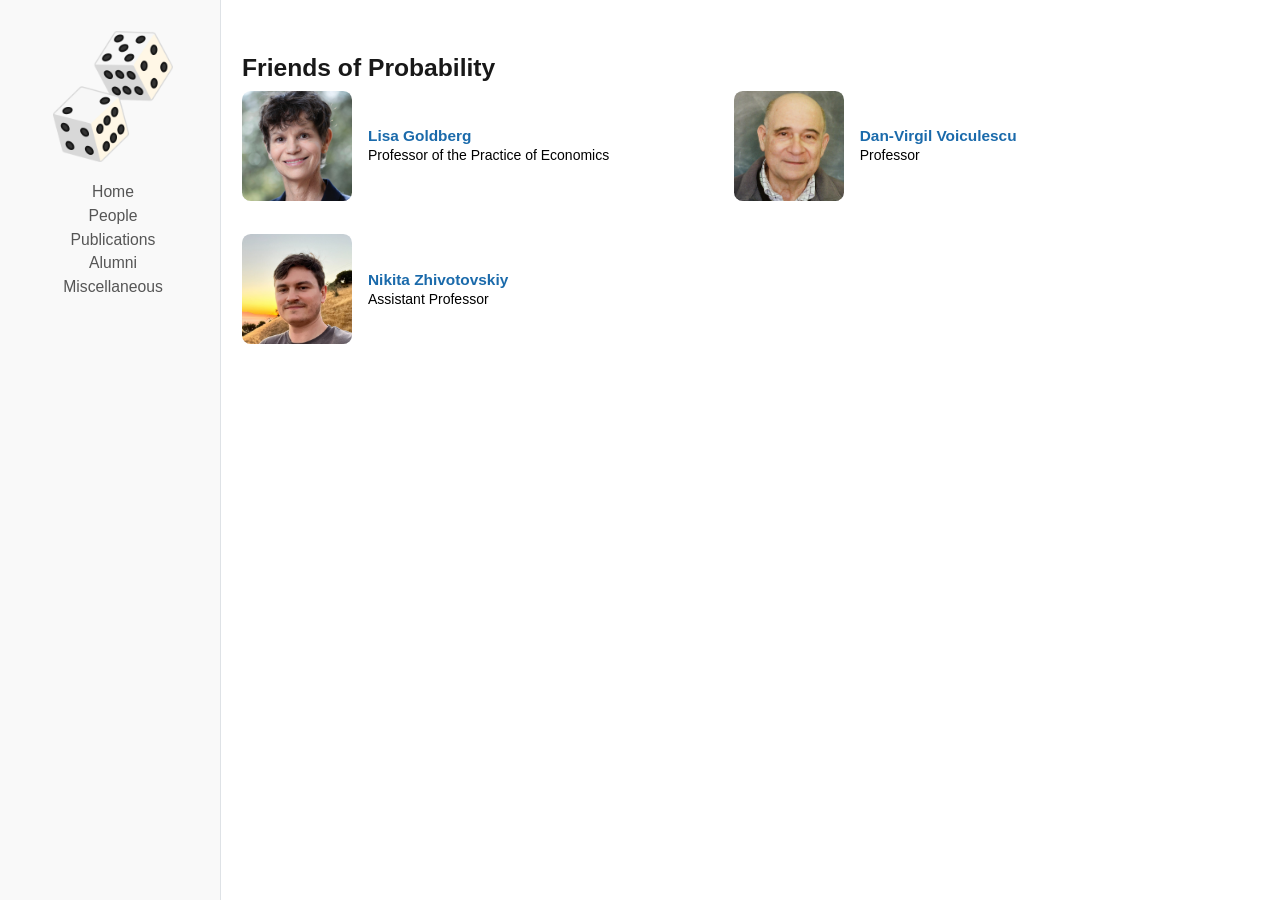
<file: contents/friends.html>
<!DOCTYPE html>
<html xmlns="http://www.w3.org/1999/xhtml" lang="en" xml:lang="en"><head>

<meta charset="utf-8">
<meta name="generator" content="quarto-1.11.9">

<meta name="viewport" content="width=device-width, initial-scale=1.0, user-scalable=yes">


<title>friends</title>
<style>
/* Default styles provided by pandoc.
** See https://pandoc.org/MANUAL.html#variables-for-html for config info.
*/
span.smallcaps{font-variant: small-caps;}
div.columns{display: flex; gap: 1.5em;}
div.column{flex: auto;}
@media screen {
div.columns{gap: min(4vw, 1.5em);}
div.column{overflow-x: auto;}
}
div.hanging-indent{margin-left: 1.5em; text-indent: -1.5em;}
ul.task-list{list-style: none;}
ul.task-list li input[type="checkbox"] {
  width: 0.8em;
  margin: 0 0.8em 0.2em -1em; /* quarto-specific, see https://github.com/quarto-dev/quarto-cli/issues/4556 */ 
  vertical-align: middle;
}
</style>


<script src="../site_libs/quarto-nav/quarto-nav.js"></script>
<script src="../site_libs/quarto-nav/headroom.min.js"></script>
<script src="../site_libs/clipboard/clipboard.min.js"></script>
<script src="../site_libs/quarto-html/quarto.js" type="module"></script>
<script src="../site_libs/quarto-html/tabsets/tabsets.js" type="module"></script>
<script src="../site_libs/quarto-html/scrollable-regions/scrollable-regions.js" type="module"></script>
<script src="../site_libs/quarto-html/popper.min.js"></script>
<script src="../site_libs/quarto-html/tippy.umd.min.js"></script>
<script src="../site_libs/quarto-html/anchor.min.js"></script>
<link href="../site_libs/quarto-html/tippy.css" rel="stylesheet">
<link href="../site_libs/quarto-html/quarto-syntax-highlighting-63b5708e65d6cd79cd7618c58d0c21e7.css" rel="stylesheet" id="quarto-text-highlighting-styles">
<script src="../site_libs/bootstrap/bootstrap.min.js"></script>
<link href="../site_libs/bootstrap/bootstrap-icons.css" rel="stylesheet">
<link href="../site_libs/bootstrap/bootstrap-66f18a4d21a7736779bc49018a2a17cc.min.css" rel="stylesheet" append-hash="true" id="quarto-bootstrap" data-mode="light">
<script id="quarto-search-options" type="application/json">{
  "language": {
    "search-no-results-text": "No results",
    "search-matching-documents-text": "matching documents",
    "search-copy-link-title": "Copy link to search",
    "search-hide-matches-text": "Hide additional matches",
    "search-more-match-text": "more match in this document",
    "search-more-matches-text": "more matches in this document",
    "search-clear-button-title": "Clear",
    "search-text-placeholder": "",
    "search-detached-cancel-button-title": "Cancel",
    "search-submit-button-title": "Submit",
    "search-label": "Search"
  }
}</script>
<script src="../assets/external-links.js"></script>



<link rel="stylesheet" href="../assets/styles.css">
</head>

<body class="nav-sidebar docked fullcontent quarto-light"><a id="quarto-skip-link" class="visually-hidden-focusable" href="#quarto-document-content">Skip to main content</a>

<div id="quarto-search-results"></div>
  <header id="quarto-header" class="headroom fixed-top">
  <nav class="quarto-secondary-nav" aria-label="Toolbar">
    <div class="container-fluid d-flex">
      <button type="button" class="quarto-btn-toggle btn" data-bs-toggle="collapse" role="button" data-bs-target=".quarto-sidebar-collapse-item" aria-controls="quarto-sidebar" aria-expanded="false" aria-label="Toggle sidebar navigation" onclick="if (window.quartoToggleHeadroom) { window.quartoToggleHeadroom(); }">
        <i class="bi bi-layout-text-sidebar-reverse"></i>
      </button>
        <nav class="quarto-page-breadcrumbs" aria-label="Breadcrumbs"><ol class="breadcrumb"></ol></nav>
        <a class="flex-grow-1" data-bs-toggle="collapse" data-bs-target=".quarto-sidebar-collapse-item" onclick="if (window.quartoToggleHeadroom) { window.quartoToggleHeadroom(); }">      
        </a>
    </div>
  </nav>
</header>
<!-- content -->
<div id="quarto-content" class="quarto-container page-columns page-rows-contents page-layout-article">
<!-- sidebar -->
  <nav id="quarto-sidebar" class="sidebar collapse collapse-horizontal quarto-sidebar-collapse-item sidebar-navigation docked overflow-auto" aria-label="Site">
    <div class="pt-lg-2 mt-2 text-left sidebar-header">
      <a href="../index.html" class="sidebar-logo-link">
      <img src="../assets/logo/logo-dice.png" alt="Logo" class="sidebar-logo light-content py-0 d-lg-inline d-none">
      <img src="../assets/logo/logo-dice.png" alt="Logo" class="sidebar-logo dark-content py-0 d-lg-inline d-none">
      </a>
      </div>
    <div class="sidebar-menu-container"> 
    <ul class="list-unstyled mt-1">
        <li class="sidebar-item">
  <div class="sidebar-item-container"> 
  <a href="../index.html" class="sidebar-item-text sidebar-link">
 <span class="menu-text">Home</span></a>
  </div>
</li>
        <li class="sidebar-item">
  <div class="sidebar-item-container"> 
  <a href="../people.html" class="sidebar-item-text sidebar-link">
 <span class="menu-text">People</span></a>
  </div>
</li>
        <li class="sidebar-item">
  <div class="sidebar-item-container"> 
  <a href="../contents/all-papers.html" class="sidebar-item-text sidebar-link">
 <span class="menu-text">Publications</span></a>
  </div>
</li>
        <li class="sidebar-item">
  <div class="sidebar-item-container"> 
  <a href="../contents/alumni-list.html" class="sidebar-item-text sidebar-link">
 <span class="menu-text">Alumni</span></a>
  </div>
</li>
        <li class="sidebar-item">
  <div class="sidebar-item-container"> 
  <a href="../contents/miscellaneous.html" class="sidebar-item-text sidebar-link">
 <span class="menu-text">Miscellaneous</span></a>
  </div>
</li>
    </ul>
    </div>
</nav>
<div id="quarto-sidebar-glass" class="quarto-sidebar-collapse-item" data-bs-toggle="collapse" data-bs-target=".quarto-sidebar-collapse-item"></div>
<!-- margin-sidebar -->
    
<!-- main -->
<main class="content" id="quarto-document-content" tabindex="-1"><header id="title-block-header" class="quarto-title-block"></header>




<section id="friends-of-probability" class="level3">
<h3 class="anchored" data-anchor-id="friends-of-probability">Friends of Probability</h3>
<div class="grid">
<div class="g-col-12 g-col-sm-6" style="margin-bottom: 8px;">
<div style="display: flex; gap: 16px; align-items: center;">
<div style="flex-shrink: 0; width: 110px;">
<img src="../images/lisa-goldberg.jpg" alt="Headshot" style="width: 100%; aspect-ratio: 1/1; object-fit: cover; object-position: center; border-radius: 8%;">
</div>
<div style="flex: 1; line-height: 1.3;">
<a href="https://econ.berkeley.edu/profile/lisa-goldberg" target="_blank" class="faculty-name-link">
<span style="font-size: 1.1em; font-weight: 600;">Lisa Goldberg</span>
</a>
<br><span style="font-size: 1em; font-weight: 400;">Professor of the Practice of Economics</span>
<br><span style="font-size: 0.8em; font-weight: 300; color: #444;"></span>
</div>
</div>
</div>

<div class="g-col-12 g-col-sm-6" style="margin-bottom: 8px;">
<div style="display: flex; gap: 16px; align-items: center;">
<div style="flex-shrink: 0; width: 110px;">
<img src="../images/dvv_1.jpg" alt="Headshot" style="width: 100%; aspect-ratio: 1/1; object-fit: cover; object-position: center; border-radius: 8%;">
</div>
<div style="flex: 1; line-height: 1.3;">
<a href="https://math.berkeley.edu/~dvv/" target="_blank" class="faculty-name-link">
<span style="font-size: 1.1em; font-weight: 600;">Dan-Virgil Voiculescu</span>
</a>
<br><span style="font-size: 1em; font-weight: 400;">Professor</span>
<br><span style="font-size: 0.8em; font-weight: 300; color: #444;"></span>
</div>
</div>
</div>

<div class="g-col-12 g-col-sm-6" style="margin-bottom: 8px;">
<div style="display: flex; gap: 16px; align-items: center;">
<div style="flex-shrink: 0; width: 110px;">
<img src="../images/nikita-zhivotovskiy.jpg" alt="Headshot" style="width: 100%; aspect-ratio: 1/1; object-fit: cover; object-position: center; border-radius: 8%;">
</div>
<div style="flex: 1; line-height: 1.3;">
<a href="https://sites.google.com/view/nikitazhivotovskiy/" target="_blank" class="faculty-name-link">
<span style="font-size: 1.1em; font-weight: 600;">Nikita Zhivotovskiy</span>
</a>
<br><span style="font-size: 1em; font-weight: 400;">Assistant Professor</span>
<br><span style="font-size: 0.8em; font-weight: 300; color: #444;"></span>
</div>
</div>
</div>

</div>


</section>

</main> <!-- /main -->
<script id="quarto-html-after-body" type="application/javascript">
  window.document.addEventListener("DOMContentLoaded", function (event) {
    const icon = "";
    const anchorJS = new window.AnchorJS();
    anchorJS.options = {
      placement: 'right',
      icon: icon
    };
    anchorJS.add('.anchored');
    const isCodeAnnotation = (el) => {
      for (const clz of el.classList) {
        if (clz.startsWith('code-annotation-')) {                     
          return true;
        }
      }
      return false;
    }
    const onCopySuccess = function(e) {
      // button target
      const button = e.trigger;
      // don't keep focus
      button.blur();
      // flash "checked"
      button.classList.add('code-copy-button-checked');
      var currentTitle = button.getAttribute("title");
      button.setAttribute("title", "Copied!");
      let tooltip;
      if (window.bootstrap) {
        button.setAttribute("data-bs-toggle", "tooltip");
        button.setAttribute("data-bs-placement", "left");
        button.setAttribute("data-bs-title", "Copied!");
        tooltip = new bootstrap.Tooltip(button, 
          { trigger: "manual", 
            customClass: "code-copy-button-tooltip",
            offset: [0, -8]});
        tooltip.show();    
      }
      setTimeout(function() {
        if (tooltip) {
          tooltip.hide();
          button.removeAttribute("data-bs-title");
          button.removeAttribute("data-bs-toggle");
          button.removeAttribute("data-bs-placement");
        }
        button.setAttribute("title", currentTitle);
        button.classList.remove('code-copy-button-checked');
      }, 1000);
      // clear code selection
      e.clearSelection();
    }
    const getTextToCopy = function(trigger) {
      const outerScaffold = trigger.parentElement.cloneNode(true);
      const codeEl = outerScaffold.querySelector('code');
      for (const childEl of codeEl.children) {
        if (isCodeAnnotation(childEl)) {
          childEl.remove();
        }
      }
      return codeEl.innerText;
    }
    const clipboard = new window.ClipboardJS('.code-copy-button:not([data-in-quarto-modal])', {
      text: getTextToCopy
    });
    clipboard.on('success', onCopySuccess);
    if (window.document.getElementById('quarto-embedded-source-code-modal')) {
      const clipboardModal = new window.ClipboardJS('.code-copy-button[data-in-quarto-modal]', {
        text: getTextToCopy,
        container: window.document.getElementById('quarto-embedded-source-code-modal')
      });
      clipboardModal.on('success', onCopySuccess);
    }
      var localhostRegex = new RegExp(/^(?:http|https):\/\/localhost\:?[0-9]*\//);
      var mailtoRegex = new RegExp(/^mailto:/);
        var filterRegex = new RegExp("https:\/\/probability\.berkeley\.edu");
      var isInternal = (href) => {
          return filterRegex.test(href) || localhostRegex.test(href) || mailtoRegex.test(href);
      }
      // Inspect non-navigation links and adorn them if external
      window.quartoDecorateExternalLinks = function (root) {
     var links = (root || window.document).querySelectorAll('a[href]:not(.nav-link):not(.navbar-brand):not(.toc-action):not(.sidebar-link):not(.sidebar-item-toggle):not(.pagination-link):not(.no-external):not([aria-hidden]):not(.dropdown-item):not(.quarto-navigation-tool):not(.about-link)');
      for (var i=0; i<links.length; i++) {
        const link = links[i];
        if (!isInternal(link.href)) {
          // undo the damage that might have been done by quarto-nav.js in the case of
          // links that we want to consider external
          if (link.dataset.originalHref !== undefined) {
            link.href = link.dataset.originalHref;
          }
          if (!link.classList.contains('no-external-icon')) {
          }
        }
      }
      };
      window.quartoDecorateExternalLinks(window.document);
    // Esc closes the popup (WCAG 1.4.13) and focus leaving both trigger and
    // popup closes it (WCAG 2.4.11); tippy handles neither for interactive popups.
    const hideOnEscAndFocusOut = {
      name: 'hideOnEscAndFocusOut',
      defaultValue: true,
      fn(instance) {
        const dismiss = () => {
          // A show scheduled by the trigger delay would otherwise reopen it
          instance.clearDelayTimeouts();
          instance.hide();
        };
        const onKeyDown = (event) => {
          if (event.key !== 'Escape') {
            return;
          }
          // Keep Esc from also reaching page handlers (e.g. reveal.js overview),
          // except an open reveal.js slide menu, which Esc should close too.
          // The menu handles keys only when its keyboard option is on.
          const menuHandlesEsc = window.Reveal?.getPlugin?.('menu')?.isOpen() &&
            window.Reveal.getConfig().menu?.keyboard !== false;
          if (!menuHandlesEsc) {
            event.stopPropagation();
          }
          if (instance.popper.contains(window.document.activeElement)) {
            // Disabled while refocusing so the focus trigger does not reopen it
            instance.disable();
            instance.reference.focus();
            instance.enable();
          }
          dismiss();
        };
        const onFocusOut = (event) => {
          const target = event.relatedTarget;
          if (target && !instance.reference.contains(target) &&
              !instance.popper.contains(target)) {
            dismiss();
          }
        };
        // On the trigger too: a click trigger (code-annotations: select) has no
        // blur handling. Attached for the instance's lifetime so leaving the
        // trigger also cancels a show still pending on the trigger delay.
        instance.reference.addEventListener('focusout', onFocusOut);
        return {
          onShow() {
            window.document.addEventListener('keydown', onKeyDown, true);
            instance.popper.addEventListener('focusout', onFocusOut);
          },
          onHide() {
            window.document.removeEventListener('keydown', onKeyDown, true);
            instance.popper.removeEventListener('focusout', onFocusOut);
          },
          onDestroy() {
            instance.reference.removeEventListener('focusout', onFocusOut);
          },
        };
      },
    };
    function tippyHover(el, contentFn, onTriggerFn, onUntriggerFn) {
      const config = {
        allowHTML: true,
        maxWidth: 500,
        delay: 100,
        arrow: false,
        appendTo: function(el) {
            return el.parentElement;
        },
        interactive: true,
        interactiveBorder: 10,
        theme: 'quarto',
        placement: 'bottom-start',
        plugins: [hideOnEscAndFocusOut],
      };
      if (contentFn) {
        config.content = contentFn;
      }
      if (onTriggerFn) {
        config.onTrigger = onTriggerFn;
      }
      if (onUntriggerFn) {
        config.onUntrigger = onUntriggerFn;
      }
      window.tippy(el, config); 
    }
    const noterefs = window.document.querySelectorAll('a[role="doc-noteref"]');
    for (var i=0; i<noterefs.length; i++) {
      const ref = noterefs[i];
      tippyHover(ref, function() {
        // use id or data attribute instead here
        let href = ref.getAttribute('data-footnote-href') || ref.getAttribute('href');
        try { href = new URL(href).hash; } catch {}
        const id = href.replace(/^#\/?/, "");
        const note = window.document.getElementById(id);
        if (note) {
          return note.innerHTML;
        } else {
          return "";
        }
      });
    }
    const xrefs = window.document.querySelectorAll('a.quarto-xref');
    const processXRef = (id, note) => {
      // Strip column container classes
      const stripColumnClz = (el) => {
        el.classList.remove("page-full", "page-columns");
        if (el.children) {
          for (const child of el.children) {
            stripColumnClz(child);
          }
        }
      }
      stripColumnClz(note)
      if (id === null || id.startsWith('sec-')) {
        // Special case sections, only their first couple elements
        const container = document.createElement("div");
        if (note.children && note.children.length > 2) {
          container.appendChild(note.children[0].cloneNode(true));
          for (let i = 1; i < note.children.length; i++) {
            const child = note.children[i];
            if (child.tagName === "P" && child.innerText === "") {
              continue;
            } else {
              container.appendChild(child.cloneNode(true));
              break;
            }
          }
          if (window.Quarto?.typesetMath) {
            window.Quarto.typesetMath(container);
          }
          return container.innerHTML
        } else {
          if (window.Quarto?.typesetMath) {
            window.Quarto.typesetMath(note);
          }
          return note.innerHTML;
        }
      } else {
        // Remove any anchor links if they are present
        const anchorLink = note.querySelector('a.anchorjs-link');
        if (anchorLink) {
          anchorLink.remove();
        }
        if (window.Quarto?.typesetMath) {
          window.Quarto.typesetMath(note);
        }
        if (note.classList.contains("callout")) {
          return note.outerHTML;
        } else {
          return note.innerHTML;
        }
      }
    }
    for (var i=0; i<xrefs.length; i++) {
      const xref = xrefs[i];
      tippyHover(xref, undefined, function(instance) {
        instance.disable();
        let url = xref.getAttribute('href');
        let hash = undefined; 
        if (url.startsWith('#')) {
          hash = url;
        } else {
          try { hash = new URL(url).hash; } catch {}
        }
        if (hash) {
          const id = hash.replace(/^#\/?/, "");
          const note = window.document.getElementById(id);
          if (note !== null) {
            try {
              const html = processXRef(id, note.cloneNode(true));
              instance.setContent(html);
            } finally {
              instance.enable();
              instance.show();
            }
          } else {
            // See if we can fetch this
            fetch(url.split('#')[0])
            .then(res => res.text())
            .then(html => {
              const parser = new DOMParser();
              const htmlDoc = parser.parseFromString(html, "text/html");
              const note = htmlDoc.getElementById(id);
              if (note !== null) {
                const html = processXRef(id, note);
                instance.setContent(html);
              } 
            }).finally(() => {
              instance.enable();
              instance.show();
            });
          }
        } else {
          // See if we can fetch a full url (with no hash to target)
          // This is a special case and we should probably do some content thinning / targeting
          fetch(url)
          .then(res => res.text())
          .then(html => {
            const parser = new DOMParser();
            const htmlDoc = parser.parseFromString(html, "text/html");
            const note = htmlDoc.querySelector('main.content');
            if (note !== null) {
              // This should only happen for chapter cross references
              // (since there is no id in the URL)
              // remove the first header
              if (note.children.length > 0 && note.children[0].tagName === "HEADER") {
                note.children[0].remove();
              }
              const html = processXRef(null, note);
              instance.setContent(html);
            } 
          }).finally(() => {
            instance.enable();
            instance.show();
          });
        }
      }, function(instance) {
      });
    }
        let selectedAnnoteEl;
        const selectorForAnnotation = ( cell, annotation) => {
          let cellAttr = 'data-code-cell="' + cell + '"';
          let lineAttr = 'data-code-annotation="' +  annotation + '"';
          const selector = 'span[' + cellAttr + '][' + lineAttr + ']';
          return selector;
        }
        const selectCodeLines = (annoteEl) => {
          const doc = window.document;
          const targetCell = annoteEl.getAttribute("data-target-cell");
          const targetAnnotation = annoteEl.getAttribute("data-target-annotation");
          const annoteSpan = window.document.querySelector(selectorForAnnotation(targetCell, targetAnnotation));
          const lines = annoteSpan.getAttribute("data-code-lines").split(",");
          const lineIds = lines.map((line) => {
            return targetCell + "-" + line;
          })
          // Each band is positioned against its own containing block, which is
          // not the offsetParent of the lines, so place it from client rects.
          const placeBand = (band, firstEl, lastEl, codeBlock) => {
            const container = band.offsetParent;
            if (container === null) {
              return;
            }
            const containerRect = container.getBoundingClientRect();
            // Reveal.js scales slides with a transform, so convert client
            // pixels back to the CSS pixels of the container.
            const scale = containerRect.height / container.offsetHeight || 1;
            const firstRect = firstEl.getBoundingClientRect();
            const lastRect = lastEl.getBoundingClientRect();
            const top = (firstRect.top - containerRect.top) / scale - container.clientTop + container.scrollTop;
            const height = (lastRect.bottom - firstRect.top) / scale;
            band.style.top = top - 2 + "px";
            band.style.height = height + 4 + "px";
            if (codeBlock) {
              // Without the copy button wrapper, the containing block is wider
              // than the code block, so span the code block explicitly.
              const blockRect = codeBlock.getBoundingClientRect();
              band.style.left = (blockRect.left - containerRect.left) / scale - container.clientLeft + container.scrollLeft + "px";
              band.style.width = blockRect.width / scale + "px";
            }
          };
          if (lineIds.length > 0) {
            const el = window.document.getElementById(lineIds[0]);
            const lastEl = window.document.getElementById(lineIds[lineIds.length - 1]);
            const parent = el.parentElement.parentElement;
            // cook up a div (if necessary) and position it
            let div = window.document.getElementById("code-annotation-line-highlight");
            if (div === null) {
              div = window.document.createElement("div");
              div.setAttribute("id", "code-annotation-line-highlight");
              div.style.position = 'absolute';
              parent.appendChild(div);
            }
            placeBand(div, el, lastEl, parent.closest("div.sourceCode") || parent);
            let gutterDiv = window.document.getElementById("code-annotation-line-highlight-gutter");
            if (gutterDiv === null) {
              gutterDiv = window.document.createElement("div");
              gutterDiv.setAttribute("id", "code-annotation-line-highlight-gutter");
              gutterDiv.style.position = 'absolute';
              const codeCell = window.document.getElementById(targetCell);
              const gutter = codeCell.querySelector('.code-annotation-gutter');
              gutter.appendChild(gutterDiv);
            }
            placeBand(gutterDiv, el, lastEl);
            selectedAnnoteEl = annoteEl;
          }
        };
        const unselectCodeLines = () => {
          const elementsIds = ["code-annotation-line-highlight", "code-annotation-line-highlight-gutter"];
          elementsIds.forEach((elId) => {
            const div = window.document.getElementById(elId);
            if (div) {
              div.remove();
            }
          });
          selectedAnnoteEl = undefined;
        };
          // Handle positioning of the toggle
      window.addEventListener(
        "resize",
        throttle(() => {
          elRect = undefined;
          if (selectedAnnoteEl) {
            selectCodeLines(selectedAnnoteEl);
          }
        }, 10)
      );
      function throttle(fn, ms) {
      let throttle = false;
      let timer;
        return (...args) => {
          if(!throttle) { // first call gets through
              fn.apply(this, args);
              throttle = true;
          } else { // all the others get throttled
              if(timer) clearTimeout(timer); // cancel #2
              timer = setTimeout(() => {
                fn.apply(this, args);
                timer = throttle = false;
              }, ms);
          }
        };
      }
        // Attach click handler to the DT
        const annoteDls = window.document.querySelectorAll('dt[data-target-cell]');
        for (const annoteDlNode of annoteDls) {
          annoteDlNode.addEventListener('click', (event) => {
            const clickedEl = event.target;
            if (clickedEl !== selectedAnnoteEl) {
              unselectCodeLines();
              const activeEl = window.document.querySelector('dt[data-target-cell].code-annotation-active');
              if (activeEl) {
                activeEl.classList.remove('code-annotation-active');
              }
              selectCodeLines(clickedEl);
              clickedEl.classList.add('code-annotation-active');
            } else {
              // Unselect the line
              unselectCodeLines();
              clickedEl.classList.remove('code-annotation-active');
            }
          });
        }
    const findCites = (el) => {
      const parentEl = el.parentElement;
      if (parentEl) {
        const cites = parentEl.dataset.cites;
        if (cites) {
          return {
            el,
            cites: cites.split(' ')
          };
        } else {
          return findCites(el.parentElement)
        }
      } else {
        return undefined;
      }
    };
    var bibliorefs = window.document.querySelectorAll('a[role="doc-biblioref"]');
    for (var i=0; i<bibliorefs.length; i++) {
      const ref = bibliorefs[i];
      const citeInfo = findCites(ref);
      if (citeInfo) {
        tippyHover(citeInfo.el, function() {
          var popup = window.document.createElement('div');
          citeInfo.cites.forEach(function(cite) {
            var citeDiv = window.document.createElement('div');
            citeDiv.classList.add('hanging-indent');
            citeDiv.classList.add('csl-entry');
            var biblioDiv = window.document.getElementById('ref-' + cite);
            if (biblioDiv) {
              citeDiv.innerHTML = biblioDiv.innerHTML;
            }
            popup.appendChild(citeDiv);
          });
          return popup.innerHTML;
        });
      }
    }
  });
  </script>
  <script type="application/javascript">
  window.quartoScrollableRegionsLabels = {"code":"Scrollable code","output":"Scrollable output"};
  </script>
</div> <!-- /content -->




</body></html>
</file>
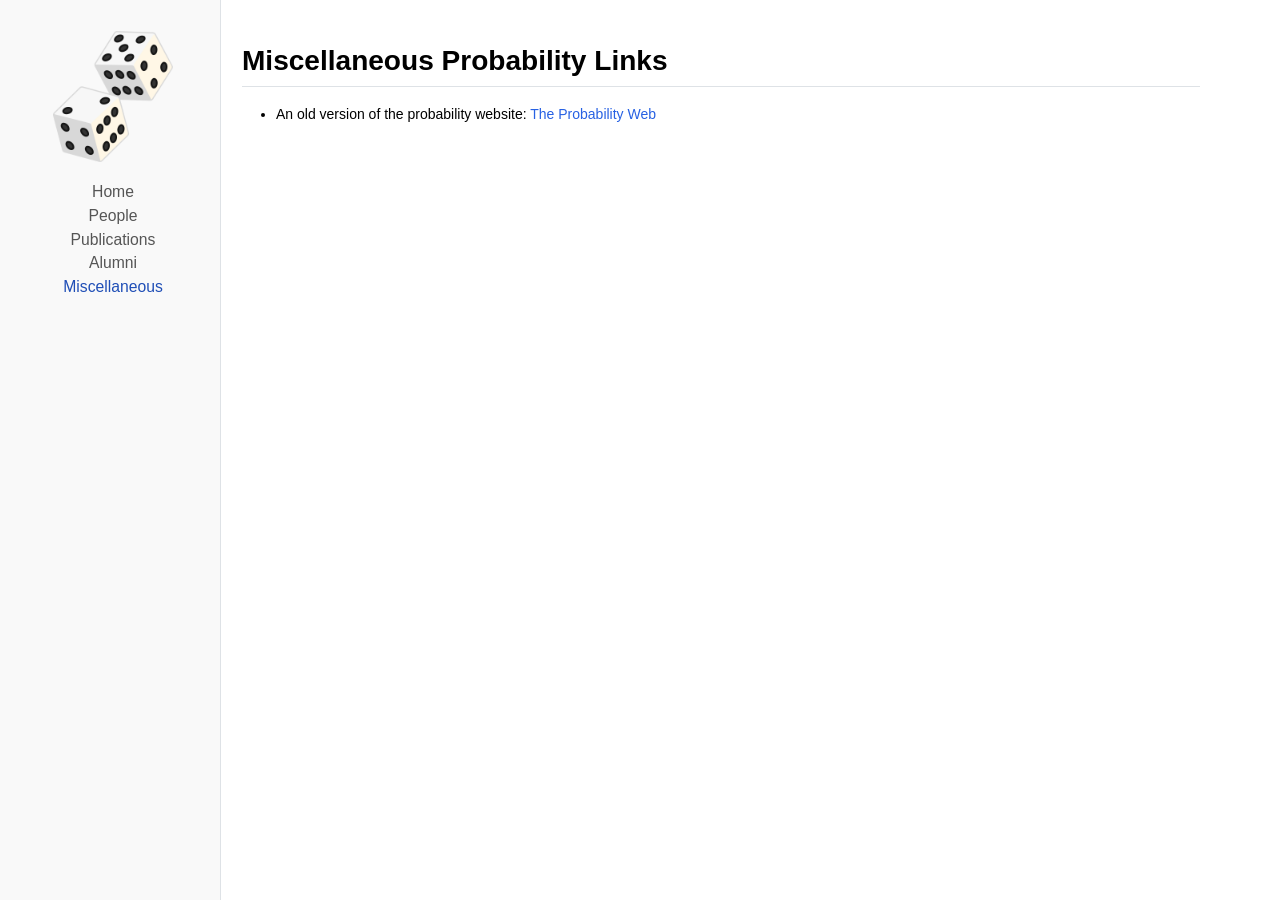
<file: contents/miscellaneous.html>
<!DOCTYPE html>
<html xmlns="http://www.w3.org/1999/xhtml" lang="en" xml:lang="en"><head>

<meta charset="utf-8">
<meta name="generator" content="quarto-1.11.9">

<meta name="viewport" content="width=device-width, initial-scale=1.0, user-scalable=yes">


<title>miscellaneous</title>
<style>
/* Default styles provided by pandoc.
** See https://pandoc.org/MANUAL.html#variables-for-html for config info.
*/
span.smallcaps{font-variant: small-caps;}
div.columns{display: flex; gap: 1.5em;}
div.column{flex: auto;}
@media screen {
div.columns{gap: min(4vw, 1.5em);}
div.column{overflow-x: auto;}
}
div.hanging-indent{margin-left: 1.5em; text-indent: -1.5em;}
ul.task-list{list-style: none;}
ul.task-list li input[type="checkbox"] {
  width: 0.8em;
  margin: 0 0.8em 0.2em -1em; /* quarto-specific, see https://github.com/quarto-dev/quarto-cli/issues/4556 */ 
  vertical-align: middle;
}
</style>


<script src="../site_libs/quarto-nav/quarto-nav.js"></script>
<script src="../site_libs/quarto-nav/headroom.min.js"></script>
<script src="../site_libs/clipboard/clipboard.min.js"></script>
<script src="../site_libs/quarto-html/quarto.js" type="module"></script>
<script src="../site_libs/quarto-html/tabsets/tabsets.js" type="module"></script>
<script src="../site_libs/quarto-html/scrollable-regions/scrollable-regions.js" type="module"></script>
<script src="../site_libs/quarto-html/popper.min.js"></script>
<script src="../site_libs/quarto-html/tippy.umd.min.js"></script>
<script src="../site_libs/quarto-html/anchor.min.js"></script>
<link href="../site_libs/quarto-html/tippy.css" rel="stylesheet">
<link href="../site_libs/quarto-html/quarto-syntax-highlighting-63b5708e65d6cd79cd7618c58d0c21e7.css" rel="stylesheet" id="quarto-text-highlighting-styles">
<script src="../site_libs/bootstrap/bootstrap.min.js"></script>
<link href="../site_libs/bootstrap/bootstrap-icons.css" rel="stylesheet">
<link href="../site_libs/bootstrap/bootstrap-66f18a4d21a7736779bc49018a2a17cc.min.css" rel="stylesheet" append-hash="true" id="quarto-bootstrap" data-mode="light">
<script id="quarto-search-options" type="application/json">{
  "language": {
    "search-no-results-text": "No results",
    "search-matching-documents-text": "matching documents",
    "search-copy-link-title": "Copy link to search",
    "search-hide-matches-text": "Hide additional matches",
    "search-more-match-text": "more match in this document",
    "search-more-matches-text": "more matches in this document",
    "search-clear-button-title": "Clear",
    "search-text-placeholder": "",
    "search-detached-cancel-button-title": "Cancel",
    "search-submit-button-title": "Submit",
    "search-label": "Search"
  }
}</script>
<script src="../assets/external-links.js"></script>



<link rel="stylesheet" href="../assets/styles.css">
</head>

<body class="nav-sidebar docked fullcontent quarto-light"><a id="quarto-skip-link" class="visually-hidden-focusable" href="#quarto-document-content">Skip to main content</a>

<div id="quarto-search-results"></div>
  <header id="quarto-header" class="headroom fixed-top">
  <nav class="quarto-secondary-nav" aria-label="Toolbar">
    <div class="container-fluid d-flex">
      <button type="button" class="quarto-btn-toggle btn" data-bs-toggle="collapse" role="button" data-bs-target=".quarto-sidebar-collapse-item" aria-controls="quarto-sidebar" aria-expanded="false" aria-label="Toggle sidebar navigation" onclick="if (window.quartoToggleHeadroom) { window.quartoToggleHeadroom(); }">
        <i class="bi bi-layout-text-sidebar-reverse"></i>
      </button>
        <nav class="quarto-page-breadcrumbs" aria-label="Breadcrumbs"><ol class="breadcrumb"><li class="breadcrumb-item"><a href="../contents/miscellaneous.html">Miscellaneous</a></li></ol></nav>
        <a class="flex-grow-1" data-bs-toggle="collapse" data-bs-target=".quarto-sidebar-collapse-item" onclick="if (window.quartoToggleHeadroom) { window.quartoToggleHeadroom(); }">      
        </a>
    </div>
  </nav>
</header>
<!-- content -->
<div id="quarto-content" class="quarto-container page-columns page-rows-contents page-layout-article">
<!-- sidebar -->
  <nav id="quarto-sidebar" class="sidebar collapse collapse-horizontal quarto-sidebar-collapse-item sidebar-navigation docked overflow-auto" aria-label="Site">
    <div class="pt-lg-2 mt-2 text-left sidebar-header">
      <a href="../index.html" class="sidebar-logo-link">
      <img src="../assets/logo/logo-dice.png" alt="Logo" class="sidebar-logo light-content py-0 d-lg-inline d-none">
      <img src="../assets/logo/logo-dice.png" alt="Logo" class="sidebar-logo dark-content py-0 d-lg-inline d-none">
      </a>
      </div>
    <div class="sidebar-menu-container"> 
    <ul class="list-unstyled mt-1">
        <li class="sidebar-item">
  <div class="sidebar-item-container"> 
  <a href="../index.html" class="sidebar-item-text sidebar-link">
 <span class="menu-text">Home</span></a>
  </div>
</li>
        <li class="sidebar-item">
  <div class="sidebar-item-container"> 
  <a href="../people.html" class="sidebar-item-text sidebar-link">
 <span class="menu-text">People</span></a>
  </div>
</li>
        <li class="sidebar-item">
  <div class="sidebar-item-container"> 
  <a href="../contents/all-papers.html" class="sidebar-item-text sidebar-link">
 <span class="menu-text">Publications</span></a>
  </div>
</li>
        <li class="sidebar-item">
  <div class="sidebar-item-container"> 
  <a href="../contents/alumni-list.html" class="sidebar-item-text sidebar-link">
 <span class="menu-text">Alumni</span></a>
  </div>
</li>
        <li class="sidebar-item">
  <div class="sidebar-item-container"> 
  <a href="../contents/miscellaneous.html" class="sidebar-item-text sidebar-link active">
 <span class="menu-text">Miscellaneous</span></a>
  </div>
</li>
    </ul>
    </div>
</nav>
<div id="quarto-sidebar-glass" class="quarto-sidebar-collapse-item" data-bs-toggle="collapse" data-bs-target=".quarto-sidebar-collapse-item"></div>
<!-- margin-sidebar -->
    
<!-- main -->
<main class="content" id="quarto-document-content" tabindex="-1"><header id="title-block-header" class="quarto-title-block"></header>




<section id="miscellaneous-probability-links" class="level2">
<h2 class="anchored" data-anchor-id="miscellaneous-probability-links">Miscellaneous Probability Links</h2>
<ul>
<li>An old version of the probability website: <a href="https://www.stat.berkeley.edu/~probweb/">The Probability Web</a></li>
</ul>


</section>

</main> <!-- /main -->
<script id="quarto-html-after-body" type="application/javascript">
  window.document.addEventListener("DOMContentLoaded", function (event) {
    const icon = "";
    const anchorJS = new window.AnchorJS();
    anchorJS.options = {
      placement: 'right',
      icon: icon
    };
    anchorJS.add('.anchored');
    const isCodeAnnotation = (el) => {
      for (const clz of el.classList) {
        if (clz.startsWith('code-annotation-')) {                     
          return true;
        }
      }
      return false;
    }
    const onCopySuccess = function(e) {
      // button target
      const button = e.trigger;
      // don't keep focus
      button.blur();
      // flash "checked"
      button.classList.add('code-copy-button-checked');
      var currentTitle = button.getAttribute("title");
      button.setAttribute("title", "Copied!");
      let tooltip;
      if (window.bootstrap) {
        button.setAttribute("data-bs-toggle", "tooltip");
        button.setAttribute("data-bs-placement", "left");
        button.setAttribute("data-bs-title", "Copied!");
        tooltip = new bootstrap.Tooltip(button, 
          { trigger: "manual", 
            customClass: "code-copy-button-tooltip",
            offset: [0, -8]});
        tooltip.show();    
      }
      setTimeout(function() {
        if (tooltip) {
          tooltip.hide();
          button.removeAttribute("data-bs-title");
          button.removeAttribute("data-bs-toggle");
          button.removeAttribute("data-bs-placement");
        }
        button.setAttribute("title", currentTitle);
        button.classList.remove('code-copy-button-checked');
      }, 1000);
      // clear code selection
      e.clearSelection();
    }
    const getTextToCopy = function(trigger) {
      const outerScaffold = trigger.parentElement.cloneNode(true);
      const codeEl = outerScaffold.querySelector('code');
      for (const childEl of codeEl.children) {
        if (isCodeAnnotation(childEl)) {
          childEl.remove();
        }
      }
      return codeEl.innerText;
    }
    const clipboard = new window.ClipboardJS('.code-copy-button:not([data-in-quarto-modal])', {
      text: getTextToCopy
    });
    clipboard.on('success', onCopySuccess);
    if (window.document.getElementById('quarto-embedded-source-code-modal')) {
      const clipboardModal = new window.ClipboardJS('.code-copy-button[data-in-quarto-modal]', {
        text: getTextToCopy,
        container: window.document.getElementById('quarto-embedded-source-code-modal')
      });
      clipboardModal.on('success', onCopySuccess);
    }
      var localhostRegex = new RegExp(/^(?:http|https):\/\/localhost\:?[0-9]*\//);
      var mailtoRegex = new RegExp(/^mailto:/);
        var filterRegex = new RegExp("https:\/\/probability\.berkeley\.edu");
      var isInternal = (href) => {
          return filterRegex.test(href) || localhostRegex.test(href) || mailtoRegex.test(href);
      }
      // Inspect non-navigation links and adorn them if external
      window.quartoDecorateExternalLinks = function (root) {
     var links = (root || window.document).querySelectorAll('a[href]:not(.nav-link):not(.navbar-brand):not(.toc-action):not(.sidebar-link):not(.sidebar-item-toggle):not(.pagination-link):not(.no-external):not([aria-hidden]):not(.dropdown-item):not(.quarto-navigation-tool):not(.about-link)');
      for (var i=0; i<links.length; i++) {
        const link = links[i];
        if (!isInternal(link.href)) {
          // undo the damage that might have been done by quarto-nav.js in the case of
          // links that we want to consider external
          if (link.dataset.originalHref !== undefined) {
            link.href = link.dataset.originalHref;
          }
          if (!link.classList.contains('no-external-icon')) {
          }
        }
      }
      };
      window.quartoDecorateExternalLinks(window.document);
    // Esc closes the popup (WCAG 1.4.13) and focus leaving both trigger and
    // popup closes it (WCAG 2.4.11); tippy handles neither for interactive popups.
    const hideOnEscAndFocusOut = {
      name: 'hideOnEscAndFocusOut',
      defaultValue: true,
      fn(instance) {
        const dismiss = () => {
          // A show scheduled by the trigger delay would otherwise reopen it
          instance.clearDelayTimeouts();
          instance.hide();
        };
        const onKeyDown = (event) => {
          if (event.key !== 'Escape') {
            return;
          }
          // Keep Esc from also reaching page handlers (e.g. reveal.js overview),
          // except an open reveal.js slide menu, which Esc should close too.
          // The menu handles keys only when its keyboard option is on.
          const menuHandlesEsc = window.Reveal?.getPlugin?.('menu')?.isOpen() &&
            window.Reveal.getConfig().menu?.keyboard !== false;
          if (!menuHandlesEsc) {
            event.stopPropagation();
          }
          if (instance.popper.contains(window.document.activeElement)) {
            // Disabled while refocusing so the focus trigger does not reopen it
            instance.disable();
            instance.reference.focus();
            instance.enable();
          }
          dismiss();
        };
        const onFocusOut = (event) => {
          const target = event.relatedTarget;
          if (target && !instance.reference.contains(target) &&
              !instance.popper.contains(target)) {
            dismiss();
          }
        };
        // On the trigger too: a click trigger (code-annotations: select) has no
        // blur handling. Attached for the instance's lifetime so leaving the
        // trigger also cancels a show still pending on the trigger delay.
        instance.reference.addEventListener('focusout', onFocusOut);
        return {
          onShow() {
            window.document.addEventListener('keydown', onKeyDown, true);
            instance.popper.addEventListener('focusout', onFocusOut);
          },
          onHide() {
            window.document.removeEventListener('keydown', onKeyDown, true);
            instance.popper.removeEventListener('focusout', onFocusOut);
          },
          onDestroy() {
            instance.reference.removeEventListener('focusout', onFocusOut);
          },
        };
      },
    };
    function tippyHover(el, contentFn, onTriggerFn, onUntriggerFn) {
      const config = {
        allowHTML: true,
        maxWidth: 500,
        delay: 100,
        arrow: false,
        appendTo: function(el) {
            return el.parentElement;
        },
        interactive: true,
        interactiveBorder: 10,
        theme: 'quarto',
        placement: 'bottom-start',
        plugins: [hideOnEscAndFocusOut],
      };
      if (contentFn) {
        config.content = contentFn;
      }
      if (onTriggerFn) {
        config.onTrigger = onTriggerFn;
      }
      if (onUntriggerFn) {
        config.onUntrigger = onUntriggerFn;
      }
      window.tippy(el, config); 
    }
    const noterefs = window.document.querySelectorAll('a[role="doc-noteref"]');
    for (var i=0; i<noterefs.length; i++) {
      const ref = noterefs[i];
      tippyHover(ref, function() {
        // use id or data attribute instead here
        let href = ref.getAttribute('data-footnote-href') || ref.getAttribute('href');
        try { href = new URL(href).hash; } catch {}
        const id = href.replace(/^#\/?/, "");
        const note = window.document.getElementById(id);
        if (note) {
          return note.innerHTML;
        } else {
          return "";
        }
      });
    }
    const xrefs = window.document.querySelectorAll('a.quarto-xref');
    const processXRef = (id, note) => {
      // Strip column container classes
      const stripColumnClz = (el) => {
        el.classList.remove("page-full", "page-columns");
        if (el.children) {
          for (const child of el.children) {
            stripColumnClz(child);
          }
        }
      }
      stripColumnClz(note)
      if (id === null || id.startsWith('sec-')) {
        // Special case sections, only their first couple elements
        const container = document.createElement("div");
        if (note.children && note.children.length > 2) {
          container.appendChild(note.children[0].cloneNode(true));
          for (let i = 1; i < note.children.length; i++) {
            const child = note.children[i];
            if (child.tagName === "P" && child.innerText === "") {
              continue;
            } else {
              container.appendChild(child.cloneNode(true));
              break;
            }
          }
          if (window.Quarto?.typesetMath) {
            window.Quarto.typesetMath(container);
          }
          return container.innerHTML
        } else {
          if (window.Quarto?.typesetMath) {
            window.Quarto.typesetMath(note);
          }
          return note.innerHTML;
        }
      } else {
        // Remove any anchor links if they are present
        const anchorLink = note.querySelector('a.anchorjs-link');
        if (anchorLink) {
          anchorLink.remove();
        }
        if (window.Quarto?.typesetMath) {
          window.Quarto.typesetMath(note);
        }
        if (note.classList.contains("callout")) {
          return note.outerHTML;
        } else {
          return note.innerHTML;
        }
      }
    }
    for (var i=0; i<xrefs.length; i++) {
      const xref = xrefs[i];
      tippyHover(xref, undefined, function(instance) {
        instance.disable();
        let url = xref.getAttribute('href');
        let hash = undefined; 
        if (url.startsWith('#')) {
          hash = url;
        } else {
          try { hash = new URL(url).hash; } catch {}
        }
        if (hash) {
          const id = hash.replace(/^#\/?/, "");
          const note = window.document.getElementById(id);
          if (note !== null) {
            try {
              const html = processXRef(id, note.cloneNode(true));
              instance.setContent(html);
            } finally {
              instance.enable();
              instance.show();
            }
          } else {
            // See if we can fetch this
            fetch(url.split('#')[0])
            .then(res => res.text())
            .then(html => {
              const parser = new DOMParser();
              const htmlDoc = parser.parseFromString(html, "text/html");
              const note = htmlDoc.getElementById(id);
              if (note !== null) {
                const html = processXRef(id, note);
                instance.setContent(html);
              } 
            }).finally(() => {
              instance.enable();
              instance.show();
            });
          }
        } else {
          // See if we can fetch a full url (with no hash to target)
          // This is a special case and we should probably do some content thinning / targeting
          fetch(url)
          .then(res => res.text())
          .then(html => {
            const parser = new DOMParser();
            const htmlDoc = parser.parseFromString(html, "text/html");
            const note = htmlDoc.querySelector('main.content');
            if (note !== null) {
              // This should only happen for chapter cross references
              // (since there is no id in the URL)
              // remove the first header
              if (note.children.length > 0 && note.children[0].tagName === "HEADER") {
                note.children[0].remove();
              }
              const html = processXRef(null, note);
              instance.setContent(html);
            } 
          }).finally(() => {
            instance.enable();
            instance.show();
          });
        }
      }, function(instance) {
      });
    }
        let selectedAnnoteEl;
        const selectorForAnnotation = ( cell, annotation) => {
          let cellAttr = 'data-code-cell="' + cell + '"';
          let lineAttr = 'data-code-annotation="' +  annotation + '"';
          const selector = 'span[' + cellAttr + '][' + lineAttr + ']';
          return selector;
        }
        const selectCodeLines = (annoteEl) => {
          const doc = window.document;
          const targetCell = annoteEl.getAttribute("data-target-cell");
          const targetAnnotation = annoteEl.getAttribute("data-target-annotation");
          const annoteSpan = window.document.querySelector(selectorForAnnotation(targetCell, targetAnnotation));
          const lines = annoteSpan.getAttribute("data-code-lines").split(",");
          const lineIds = lines.map((line) => {
            return targetCell + "-" + line;
          })
          // Each band is positioned against its own containing block, which is
          // not the offsetParent of the lines, so place it from client rects.
          const placeBand = (band, firstEl, lastEl, codeBlock) => {
            const container = band.offsetParent;
            if (container === null) {
              return;
            }
            const containerRect = container.getBoundingClientRect();
            // Reveal.js scales slides with a transform, so convert client
            // pixels back to the CSS pixels of the container.
            const scale = containerRect.height / container.offsetHeight || 1;
            const firstRect = firstEl.getBoundingClientRect();
            const lastRect = lastEl.getBoundingClientRect();
            const top = (firstRect.top - containerRect.top) / scale - container.clientTop + container.scrollTop;
            const height = (lastRect.bottom - firstRect.top) / scale;
            band.style.top = top - 2 + "px";
            band.style.height = height + 4 + "px";
            if (codeBlock) {
              // Without the copy button wrapper, the containing block is wider
              // than the code block, so span the code block explicitly.
              const blockRect = codeBlock.getBoundingClientRect();
              band.style.left = (blockRect.left - containerRect.left) / scale - container.clientLeft + container.scrollLeft + "px";
              band.style.width = blockRect.width / scale + "px";
            }
          };
          if (lineIds.length > 0) {
            const el = window.document.getElementById(lineIds[0]);
            const lastEl = window.document.getElementById(lineIds[lineIds.length - 1]);
            const parent = el.parentElement.parentElement;
            // cook up a div (if necessary) and position it
            let div = window.document.getElementById("code-annotation-line-highlight");
            if (div === null) {
              div = window.document.createElement("div");
              div.setAttribute("id", "code-annotation-line-highlight");
              div.style.position = 'absolute';
              parent.appendChild(div);
            }
            placeBand(div, el, lastEl, parent.closest("div.sourceCode") || parent);
            let gutterDiv = window.document.getElementById("code-annotation-line-highlight-gutter");
            if (gutterDiv === null) {
              gutterDiv = window.document.createElement("div");
              gutterDiv.setAttribute("id", "code-annotation-line-highlight-gutter");
              gutterDiv.style.position = 'absolute';
              const codeCell = window.document.getElementById(targetCell);
              const gutter = codeCell.querySelector('.code-annotation-gutter');
              gutter.appendChild(gutterDiv);
            }
            placeBand(gutterDiv, el, lastEl);
            selectedAnnoteEl = annoteEl;
          }
        };
        const unselectCodeLines = () => {
          const elementsIds = ["code-annotation-line-highlight", "code-annotation-line-highlight-gutter"];
          elementsIds.forEach((elId) => {
            const div = window.document.getElementById(elId);
            if (div) {
              div.remove();
            }
          });
          selectedAnnoteEl = undefined;
        };
          // Handle positioning of the toggle
      window.addEventListener(
        "resize",
        throttle(() => {
          elRect = undefined;
          if (selectedAnnoteEl) {
            selectCodeLines(selectedAnnoteEl);
          }
        }, 10)
      );
      function throttle(fn, ms) {
      let throttle = false;
      let timer;
        return (...args) => {
          if(!throttle) { // first call gets through
              fn.apply(this, args);
              throttle = true;
          } else { // all the others get throttled
              if(timer) clearTimeout(timer); // cancel #2
              timer = setTimeout(() => {
                fn.apply(this, args);
                timer = throttle = false;
              }, ms);
          }
        };
      }
        // Attach click handler to the DT
        const annoteDls = window.document.querySelectorAll('dt[data-target-cell]');
        for (const annoteDlNode of annoteDls) {
          annoteDlNode.addEventListener('click', (event) => {
            const clickedEl = event.target;
            if (clickedEl !== selectedAnnoteEl) {
              unselectCodeLines();
              const activeEl = window.document.querySelector('dt[data-target-cell].code-annotation-active');
              if (activeEl) {
                activeEl.classList.remove('code-annotation-active');
              }
              selectCodeLines(clickedEl);
              clickedEl.classList.add('code-annotation-active');
            } else {
              // Unselect the line
              unselectCodeLines();
              clickedEl.classList.remove('code-annotation-active');
            }
          });
        }
    const findCites = (el) => {
      const parentEl = el.parentElement;
      if (parentEl) {
        const cites = parentEl.dataset.cites;
        if (cites) {
          return {
            el,
            cites: cites.split(' ')
          };
        } else {
          return findCites(el.parentElement)
        }
      } else {
        return undefined;
      }
    };
    var bibliorefs = window.document.querySelectorAll('a[role="doc-biblioref"]');
    for (var i=0; i<bibliorefs.length; i++) {
      const ref = bibliorefs[i];
      const citeInfo = findCites(ref);
      if (citeInfo) {
        tippyHover(citeInfo.el, function() {
          var popup = window.document.createElement('div');
          citeInfo.cites.forEach(function(cite) {
            var citeDiv = window.document.createElement('div');
            citeDiv.classList.add('hanging-indent');
            citeDiv.classList.add('csl-entry');
            var biblioDiv = window.document.getElementById('ref-' + cite);
            if (biblioDiv) {
              citeDiv.innerHTML = biblioDiv.innerHTML;
            }
            popup.appendChild(citeDiv);
          });
          return popup.innerHTML;
        });
      }
    }
  });
  </script>
  <script type="application/javascript">
  window.quartoScrollableRegionsLabels = {"code":"Scrollable code","output":"Scrollable output"};
  </script>
</div> <!-- /content -->




</body></html>
</file>
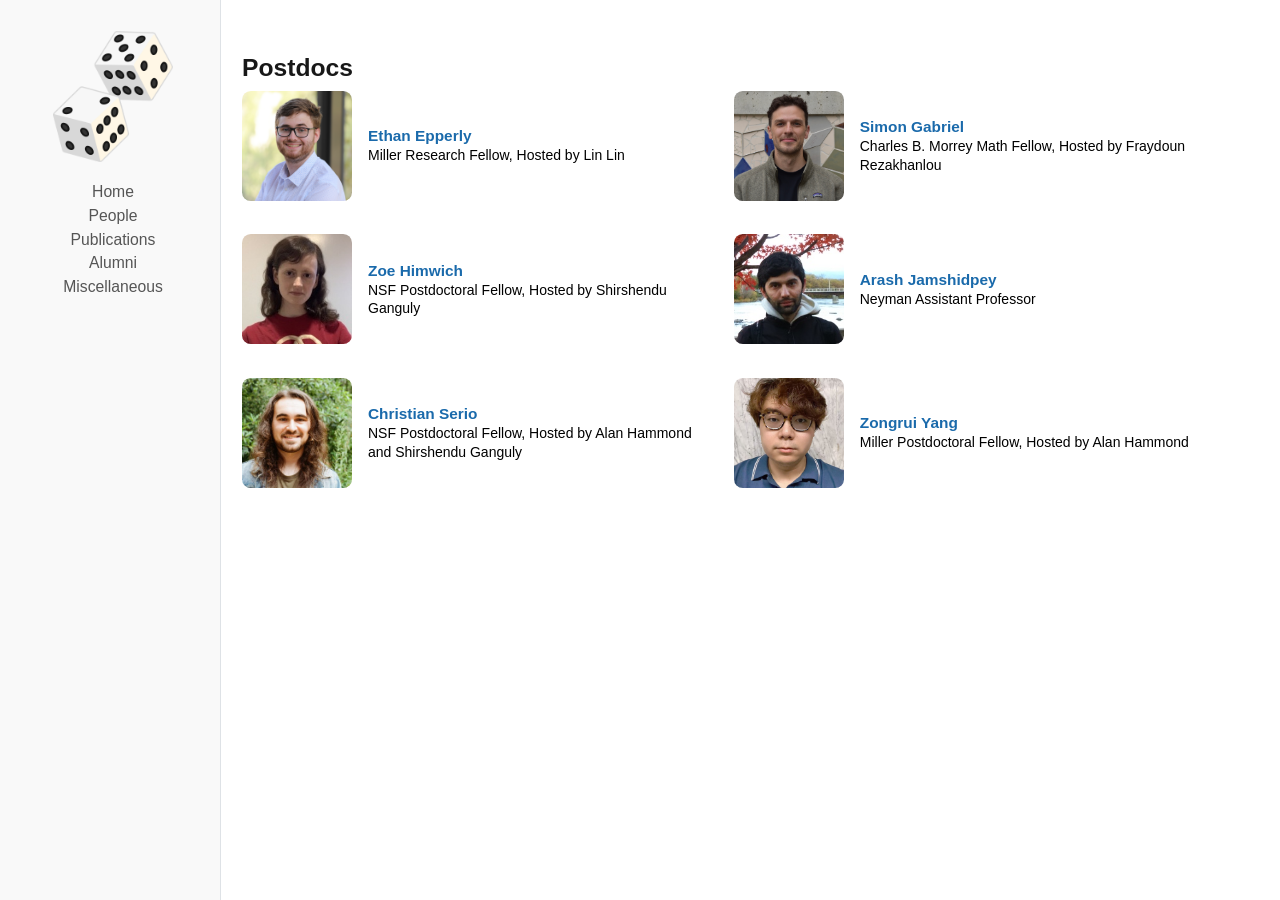
<file: contents/postdocs.html>
<!DOCTYPE html>
<html xmlns="http://www.w3.org/1999/xhtml" lang="en" xml:lang="en"><head>

<meta charset="utf-8">
<meta name="generator" content="quarto-1.11.9">

<meta name="viewport" content="width=device-width, initial-scale=1.0, user-scalable=yes">


<title>postdocs</title>
<style>
/* Default styles provided by pandoc.
** See https://pandoc.org/MANUAL.html#variables-for-html for config info.
*/
span.smallcaps{font-variant: small-caps;}
div.columns{display: flex; gap: 1.5em;}
div.column{flex: auto;}
@media screen {
div.columns{gap: min(4vw, 1.5em);}
div.column{overflow-x: auto;}
}
div.hanging-indent{margin-left: 1.5em; text-indent: -1.5em;}
ul.task-list{list-style: none;}
ul.task-list li input[type="checkbox"] {
  width: 0.8em;
  margin: 0 0.8em 0.2em -1em; /* quarto-specific, see https://github.com/quarto-dev/quarto-cli/issues/4556 */ 
  vertical-align: middle;
}
</style>


<script src="../site_libs/quarto-nav/quarto-nav.js"></script>
<script src="../site_libs/quarto-nav/headroom.min.js"></script>
<script src="../site_libs/clipboard/clipboard.min.js"></script>
<script src="../site_libs/quarto-html/quarto.js" type="module"></script>
<script src="../site_libs/quarto-html/tabsets/tabsets.js" type="module"></script>
<script src="../site_libs/quarto-html/scrollable-regions/scrollable-regions.js" type="module"></script>
<script src="../site_libs/quarto-html/popper.min.js"></script>
<script src="../site_libs/quarto-html/tippy.umd.min.js"></script>
<script src="../site_libs/quarto-html/anchor.min.js"></script>
<link href="../site_libs/quarto-html/tippy.css" rel="stylesheet">
<link href="../site_libs/quarto-html/quarto-syntax-highlighting-63b5708e65d6cd79cd7618c58d0c21e7.css" rel="stylesheet" id="quarto-text-highlighting-styles">
<script src="../site_libs/bootstrap/bootstrap.min.js"></script>
<link href="../site_libs/bootstrap/bootstrap-icons.css" rel="stylesheet">
<link href="../site_libs/bootstrap/bootstrap-66f18a4d21a7736779bc49018a2a17cc.min.css" rel="stylesheet" append-hash="true" id="quarto-bootstrap" data-mode="light">
<script id="quarto-search-options" type="application/json">{
  "language": {
    "search-no-results-text": "No results",
    "search-matching-documents-text": "matching documents",
    "search-copy-link-title": "Copy link to search",
    "search-hide-matches-text": "Hide additional matches",
    "search-more-match-text": "more match in this document",
    "search-more-matches-text": "more matches in this document",
    "search-clear-button-title": "Clear",
    "search-text-placeholder": "",
    "search-detached-cancel-button-title": "Cancel",
    "search-submit-button-title": "Submit",
    "search-label": "Search"
  }
}</script>
<script src="../assets/external-links.js"></script>



<link rel="stylesheet" href="../assets/styles.css">
</head>

<body class="nav-sidebar docked fullcontent quarto-light"><a id="quarto-skip-link" class="visually-hidden-focusable" href="#quarto-document-content">Skip to main content</a>

<div id="quarto-search-results"></div>
  <header id="quarto-header" class="headroom fixed-top">
  <nav class="quarto-secondary-nav" aria-label="Toolbar">
    <div class="container-fluid d-flex">
      <button type="button" class="quarto-btn-toggle btn" data-bs-toggle="collapse" role="button" data-bs-target=".quarto-sidebar-collapse-item" aria-controls="quarto-sidebar" aria-expanded="false" aria-label="Toggle sidebar navigation" onclick="if (window.quartoToggleHeadroom) { window.quartoToggleHeadroom(); }">
        <i class="bi bi-layout-text-sidebar-reverse"></i>
      </button>
        <nav class="quarto-page-breadcrumbs" aria-label="Breadcrumbs"><ol class="breadcrumb"></ol></nav>
        <a class="flex-grow-1" data-bs-toggle="collapse" data-bs-target=".quarto-sidebar-collapse-item" onclick="if (window.quartoToggleHeadroom) { window.quartoToggleHeadroom(); }">      
        </a>
    </div>
  </nav>
</header>
<!-- content -->
<div id="quarto-content" class="quarto-container page-columns page-rows-contents page-layout-article">
<!-- sidebar -->
  <nav id="quarto-sidebar" class="sidebar collapse collapse-horizontal quarto-sidebar-collapse-item sidebar-navigation docked overflow-auto" aria-label="Site">
    <div class="pt-lg-2 mt-2 text-left sidebar-header">
      <a href="../index.html" class="sidebar-logo-link">
      <img src="../assets/logo/logo-dice.png" alt="Logo" class="sidebar-logo light-content py-0 d-lg-inline d-none">
      <img src="../assets/logo/logo-dice.png" alt="Logo" class="sidebar-logo dark-content py-0 d-lg-inline d-none">
      </a>
      </div>
    <div class="sidebar-menu-container"> 
    <ul class="list-unstyled mt-1">
        <li class="sidebar-item">
  <div class="sidebar-item-container"> 
  <a href="../index.html" class="sidebar-item-text sidebar-link">
 <span class="menu-text">Home</span></a>
  </div>
</li>
        <li class="sidebar-item">
  <div class="sidebar-item-container"> 
  <a href="../people.html" class="sidebar-item-text sidebar-link">
 <span class="menu-text">People</span></a>
  </div>
</li>
        <li class="sidebar-item">
  <div class="sidebar-item-container"> 
  <a href="../contents/all-papers.html" class="sidebar-item-text sidebar-link">
 <span class="menu-text">Publications</span></a>
  </div>
</li>
        <li class="sidebar-item">
  <div class="sidebar-item-container"> 
  <a href="../contents/alumni-list.html" class="sidebar-item-text sidebar-link">
 <span class="menu-text">Alumni</span></a>
  </div>
</li>
        <li class="sidebar-item">
  <div class="sidebar-item-container"> 
  <a href="../contents/miscellaneous.html" class="sidebar-item-text sidebar-link">
 <span class="menu-text">Miscellaneous</span></a>
  </div>
</li>
    </ul>
    </div>
</nav>
<div id="quarto-sidebar-glass" class="quarto-sidebar-collapse-item" data-bs-toggle="collapse" data-bs-target=".quarto-sidebar-collapse-item"></div>
<!-- margin-sidebar -->
    
<!-- main -->
<main class="content" id="quarto-document-content" tabindex="-1"><header id="title-block-header" class="quarto-title-block"></header>




<section id="postdocs" class="level3">
<h3 class="anchored" data-anchor-id="postdocs">Postdocs</h3>
<div class="grid">
<div class="g-col-12 g-col-sm-6" style="margin-bottom: 8px;">
<div style="display: flex; gap: 16px; align-items: center;">
<div style="flex-shrink: 0; width: 110px;">
<img src="../images/ethan-epperly.jpeg" alt="Headshot" style="width: 100%; aspect-ratio: 1/1; object-fit: cover; object-position: center; border-radius: 8%;">
</div>
<div style="flex: 1; line-height: 1.3;">
<a href="https://ethanepperly.com" target="_blank" class="faculty-name-link">
<span style="font-size: 1.1em; font-weight: 600;">Ethan Epperly</span>
</a>
<br><span style="font-size: 1em; font-weight: 400;">Miller Research Fellow, Hosted by Lin Lin</span>
<br><span style="font-size: 0.8em; font-weight: 300; color: #444;"></span>
</div>
</div>
</div>

<div class="g-col-12 g-col-sm-6" style="margin-bottom: 8px;">
<div style="display: flex; gap: 16px; align-items: center;">
<div style="flex-shrink: 0; width: 110px;">
<img src="../images/simon-gabriel.jpg" alt="Headshot" style="width: 100%; aspect-ratio: 1/1; object-fit: cover; object-position: center; border-radius: 8%;">
</div>
<div style="flex: 1; line-height: 1.3;">
<a href="https://gabriel-maths.github.io" target="_blank" class="faculty-name-link">
<span style="font-size: 1.1em; font-weight: 600;">Simon Gabriel</span>
</a>
<br><span style="font-size: 1em; font-weight: 400;">Charles B. Morrey Math Fellow, Hosted by Fraydoun Rezakhanlou</span>
<br><span style="font-size: 0.8em; font-weight: 300; color: #444;"></span>
</div>
</div>
</div>

<div class="g-col-12 g-col-sm-6" style="margin-bottom: 8px;">
<div style="display: flex; gap: 16px; align-items: center;">
<div style="flex-shrink: 0; width: 110px;">
<img src="../images/zoe-himwich.jpeg" alt="Headshot" style="width: 100%; aspect-ratio: 1/1; object-fit: cover; object-position: center; border-radius: 8%;">
</div>
<div style="flex: 1; line-height: 1.3;">
<a href="https://scholar.google.com/citations?user=SvDf-MwAAAAJ&amp;hl=en" target="_blank" class="faculty-name-link">
<span style="font-size: 1.1em; font-weight: 600;">Zoe Himwich</span>
</a>
<br><span style="font-size: 1em; font-weight: 400;">NSF Postdoctoral Fellow, Hosted by Shirshendu Ganguly</span>
<br><span style="font-size: 0.8em; font-weight: 300; color: #444;"></span>
</div>
</div>
</div>

<div class="g-col-12 g-col-sm-6" style="margin-bottom: 8px;">
<div style="display: flex; gap: 16px; align-items: center;">
<div style="flex-shrink: 0; width: 110px;">
<img src="../images/Arash-Jamshidpey.jpg" alt="Headshot" style="width: 100%; aspect-ratio: 1/1; object-fit: cover; object-position: center; border-radius: 8%;">
</div>
<div style="flex: 1; line-height: 1.3;">
<a href="https://sites.google.com/view/arash-jamshidpey" target="_blank" class="faculty-name-link">
<span style="font-size: 1.1em; font-weight: 600;">Arash Jamshidpey</span>
</a>
<br><span style="font-size: 1em; font-weight: 400;">Neyman Assistant Professor</span>
<br><span style="font-size: 0.8em; font-weight: 300; color: #444;"></span>
</div>
</div>
</div>

<div class="g-col-12 g-col-sm-6" style="margin-bottom: 8px;">
<div style="display: flex; gap: 16px; align-items: center;">
<div style="flex-shrink: 0; width: 110px;">
<img src="../images/christian_serio.jpg" alt="Headshot" style="width: 100%; aspect-ratio: 1/1; object-fit: cover; object-position: center; border-radius: 8%;">
</div>
<div style="flex: 1; line-height: 1.3;">
<a href="http://cdserio.github.io/" target="_blank" class="faculty-name-link">
<span style="font-size: 1.1em; font-weight: 600;">Christian Serio</span>
</a>
<br><span style="font-size: 1em; font-weight: 400;">NSF Postdoctoral Fellow, Hosted by Alan Hammond and Shirshendu Ganguly</span>
<br><span style="font-size: 0.8em; font-weight: 300; color: #444;"></span>
</div>
</div>
</div>

<div class="g-col-12 g-col-sm-6" style="margin-bottom: 8px;">
<div style="display: flex; gap: 16px; align-items: center;">
<div style="flex-shrink: 0; width: 110px;">
<img src="../images/Zongrui_Yang_Headshot.jpeg" alt="Headshot" style="width: 100%; aspect-ratio: 1/1; object-fit: cover; object-position: center; border-radius: 8%;">
</div>
<div style="flex: 1; line-height: 1.3;">
<a href="https://zongruiyang1.github.io/" target="_blank" class="faculty-name-link">
<span style="font-size: 1.1em; font-weight: 600;">Zongrui Yang</span>
</a>
<br><span style="font-size: 1em; font-weight: 400;">Miller Postdoctoral Fellow, Hosted by Alan Hammond</span>
<br><span style="font-size: 0.8em; font-weight: 300; color: #444;"></span>
</div>
</div>
</div>

</div>


</section>

</main> <!-- /main -->
<script id="quarto-html-after-body" type="application/javascript">
  window.document.addEventListener("DOMContentLoaded", function (event) {
    const icon = "";
    const anchorJS = new window.AnchorJS();
    anchorJS.options = {
      placement: 'right',
      icon: icon
    };
    anchorJS.add('.anchored');
    const isCodeAnnotation = (el) => {
      for (const clz of el.classList) {
        if (clz.startsWith('code-annotation-')) {                     
          return true;
        }
      }
      return false;
    }
    const onCopySuccess = function(e) {
      // button target
      const button = e.trigger;
      // don't keep focus
      button.blur();
      // flash "checked"
      button.classList.add('code-copy-button-checked');
      var currentTitle = button.getAttribute("title");
      button.setAttribute("title", "Copied!");
      let tooltip;
      if (window.bootstrap) {
        button.setAttribute("data-bs-toggle", "tooltip");
        button.setAttribute("data-bs-placement", "left");
        button.setAttribute("data-bs-title", "Copied!");
        tooltip = new bootstrap.Tooltip(button, 
          { trigger: "manual", 
            customClass: "code-copy-button-tooltip",
            offset: [0, -8]});
        tooltip.show();    
      }
      setTimeout(function() {
        if (tooltip) {
          tooltip.hide();
          button.removeAttribute("data-bs-title");
          button.removeAttribute("data-bs-toggle");
          button.removeAttribute("data-bs-placement");
        }
        button.setAttribute("title", currentTitle);
        button.classList.remove('code-copy-button-checked');
      }, 1000);
      // clear code selection
      e.clearSelection();
    }
    const getTextToCopy = function(trigger) {
      const outerScaffold = trigger.parentElement.cloneNode(true);
      const codeEl = outerScaffold.querySelector('code');
      for (const childEl of codeEl.children) {
        if (isCodeAnnotation(childEl)) {
          childEl.remove();
        }
      }
      return codeEl.innerText;
    }
    const clipboard = new window.ClipboardJS('.code-copy-button:not([data-in-quarto-modal])', {
      text: getTextToCopy
    });
    clipboard.on('success', onCopySuccess);
    if (window.document.getElementById('quarto-embedded-source-code-modal')) {
      const clipboardModal = new window.ClipboardJS('.code-copy-button[data-in-quarto-modal]', {
        text: getTextToCopy,
        container: window.document.getElementById('quarto-embedded-source-code-modal')
      });
      clipboardModal.on('success', onCopySuccess);
    }
      var localhostRegex = new RegExp(/^(?:http|https):\/\/localhost\:?[0-9]*\//);
      var mailtoRegex = new RegExp(/^mailto:/);
        var filterRegex = new RegExp("https:\/\/probability\.berkeley\.edu");
      var isInternal = (href) => {
          return filterRegex.test(href) || localhostRegex.test(href) || mailtoRegex.test(href);
      }
      // Inspect non-navigation links and adorn them if external
      window.quartoDecorateExternalLinks = function (root) {
     var links = (root || window.document).querySelectorAll('a[href]:not(.nav-link):not(.navbar-brand):not(.toc-action):not(.sidebar-link):not(.sidebar-item-toggle):not(.pagination-link):not(.no-external):not([aria-hidden]):not(.dropdown-item):not(.quarto-navigation-tool):not(.about-link)');
      for (var i=0; i<links.length; i++) {
        const link = links[i];
        if (!isInternal(link.href)) {
          // undo the damage that might have been done by quarto-nav.js in the case of
          // links that we want to consider external
          if (link.dataset.originalHref !== undefined) {
            link.href = link.dataset.originalHref;
          }
          if (!link.classList.contains('no-external-icon')) {
          }
        }
      }
      };
      window.quartoDecorateExternalLinks(window.document);
    // Esc closes the popup (WCAG 1.4.13) and focus leaving both trigger and
    // popup closes it (WCAG 2.4.11); tippy handles neither for interactive popups.
    const hideOnEscAndFocusOut = {
      name: 'hideOnEscAndFocusOut',
      defaultValue: true,
      fn(instance) {
        const dismiss = () => {
          // A show scheduled by the trigger delay would otherwise reopen it
          instance.clearDelayTimeouts();
          instance.hide();
        };
        const onKeyDown = (event) => {
          if (event.key !== 'Escape') {
            return;
          }
          // Keep Esc from also reaching page handlers (e.g. reveal.js overview),
          // except an open reveal.js slide menu, which Esc should close too.
          // The menu handles keys only when its keyboard option is on.
          const menuHandlesEsc = window.Reveal?.getPlugin?.('menu')?.isOpen() &&
            window.Reveal.getConfig().menu?.keyboard !== false;
          if (!menuHandlesEsc) {
            event.stopPropagation();
          }
          if (instance.popper.contains(window.document.activeElement)) {
            // Disabled while refocusing so the focus trigger does not reopen it
            instance.disable();
            instance.reference.focus();
            instance.enable();
          }
          dismiss();
        };
        const onFocusOut = (event) => {
          const target = event.relatedTarget;
          if (target && !instance.reference.contains(target) &&
              !instance.popper.contains(target)) {
            dismiss();
          }
        };
        // On the trigger too: a click trigger (code-annotations: select) has no
        // blur handling. Attached for the instance's lifetime so leaving the
        // trigger also cancels a show still pending on the trigger delay.
        instance.reference.addEventListener('focusout', onFocusOut);
        return {
          onShow() {
            window.document.addEventListener('keydown', onKeyDown, true);
            instance.popper.addEventListener('focusout', onFocusOut);
          },
          onHide() {
            window.document.removeEventListener('keydown', onKeyDown, true);
            instance.popper.removeEventListener('focusout', onFocusOut);
          },
          onDestroy() {
            instance.reference.removeEventListener('focusout', onFocusOut);
          },
        };
      },
    };
    function tippyHover(el, contentFn, onTriggerFn, onUntriggerFn) {
      const config = {
        allowHTML: true,
        maxWidth: 500,
        delay: 100,
        arrow: false,
        appendTo: function(el) {
            return el.parentElement;
        },
        interactive: true,
        interactiveBorder: 10,
        theme: 'quarto',
        placement: 'bottom-start',
        plugins: [hideOnEscAndFocusOut],
      };
      if (contentFn) {
        config.content = contentFn;
      }
      if (onTriggerFn) {
        config.onTrigger = onTriggerFn;
      }
      if (onUntriggerFn) {
        config.onUntrigger = onUntriggerFn;
      }
      window.tippy(el, config); 
    }
    const noterefs = window.document.querySelectorAll('a[role="doc-noteref"]');
    for (var i=0; i<noterefs.length; i++) {
      const ref = noterefs[i];
      tippyHover(ref, function() {
        // use id or data attribute instead here
        let href = ref.getAttribute('data-footnote-href') || ref.getAttribute('href');
        try { href = new URL(href).hash; } catch {}
        const id = href.replace(/^#\/?/, "");
        const note = window.document.getElementById(id);
        if (note) {
          return note.innerHTML;
        } else {
          return "";
        }
      });
    }
    const xrefs = window.document.querySelectorAll('a.quarto-xref');
    const processXRef = (id, note) => {
      // Strip column container classes
      const stripColumnClz = (el) => {
        el.classList.remove("page-full", "page-columns");
        if (el.children) {
          for (const child of el.children) {
            stripColumnClz(child);
          }
        }
      }
      stripColumnClz(note)
      if (id === null || id.startsWith('sec-')) {
        // Special case sections, only their first couple elements
        const container = document.createElement("div");
        if (note.children && note.children.length > 2) {
          container.appendChild(note.children[0].cloneNode(true));
          for (let i = 1; i < note.children.length; i++) {
            const child = note.children[i];
            if (child.tagName === "P" && child.innerText === "") {
              continue;
            } else {
              container.appendChild(child.cloneNode(true));
              break;
            }
          }
          if (window.Quarto?.typesetMath) {
            window.Quarto.typesetMath(container);
          }
          return container.innerHTML
        } else {
          if (window.Quarto?.typesetMath) {
            window.Quarto.typesetMath(note);
          }
          return note.innerHTML;
        }
      } else {
        // Remove any anchor links if they are present
        const anchorLink = note.querySelector('a.anchorjs-link');
        if (anchorLink) {
          anchorLink.remove();
        }
        if (window.Quarto?.typesetMath) {
          window.Quarto.typesetMath(note);
        }
        if (note.classList.contains("callout")) {
          return note.outerHTML;
        } else {
          return note.innerHTML;
        }
      }
    }
    for (var i=0; i<xrefs.length; i++) {
      const xref = xrefs[i];
      tippyHover(xref, undefined, function(instance) {
        instance.disable();
        let url = xref.getAttribute('href');
        let hash = undefined; 
        if (url.startsWith('#')) {
          hash = url;
        } else {
          try { hash = new URL(url).hash; } catch {}
        }
        if (hash) {
          const id = hash.replace(/^#\/?/, "");
          const note = window.document.getElementById(id);
          if (note !== null) {
            try {
              const html = processXRef(id, note.cloneNode(true));
              instance.setContent(html);
            } finally {
              instance.enable();
              instance.show();
            }
          } else {
            // See if we can fetch this
            fetch(url.split('#')[0])
            .then(res => res.text())
            .then(html => {
              const parser = new DOMParser();
              const htmlDoc = parser.parseFromString(html, "text/html");
              const note = htmlDoc.getElementById(id);
              if (note !== null) {
                const html = processXRef(id, note);
                instance.setContent(html);
              } 
            }).finally(() => {
              instance.enable();
              instance.show();
            });
          }
        } else {
          // See if we can fetch a full url (with no hash to target)
          // This is a special case and we should probably do some content thinning / targeting
          fetch(url)
          .then(res => res.text())
          .then(html => {
            const parser = new DOMParser();
            const htmlDoc = parser.parseFromString(html, "text/html");
            const note = htmlDoc.querySelector('main.content');
            if (note !== null) {
              // This should only happen for chapter cross references
              // (since there is no id in the URL)
              // remove the first header
              if (note.children.length > 0 && note.children[0].tagName === "HEADER") {
                note.children[0].remove();
              }
              const html = processXRef(null, note);
              instance.setContent(html);
            } 
          }).finally(() => {
            instance.enable();
            instance.show();
          });
        }
      }, function(instance) {
      });
    }
        let selectedAnnoteEl;
        const selectorForAnnotation = ( cell, annotation) => {
          let cellAttr = 'data-code-cell="' + cell + '"';
          let lineAttr = 'data-code-annotation="' +  annotation + '"';
          const selector = 'span[' + cellAttr + '][' + lineAttr + ']';
          return selector;
        }
        const selectCodeLines = (annoteEl) => {
          const doc = window.document;
          const targetCell = annoteEl.getAttribute("data-target-cell");
          const targetAnnotation = annoteEl.getAttribute("data-target-annotation");
          const annoteSpan = window.document.querySelector(selectorForAnnotation(targetCell, targetAnnotation));
          const lines = annoteSpan.getAttribute("data-code-lines").split(",");
          const lineIds = lines.map((line) => {
            return targetCell + "-" + line;
          })
          // Each band is positioned against its own containing block, which is
          // not the offsetParent of the lines, so place it from client rects.
          const placeBand = (band, firstEl, lastEl, codeBlock) => {
            const container = band.offsetParent;
            if (container === null) {
              return;
            }
            const containerRect = container.getBoundingClientRect();
            // Reveal.js scales slides with a transform, so convert client
            // pixels back to the CSS pixels of the container.
            const scale = containerRect.height / container.offsetHeight || 1;
            const firstRect = firstEl.getBoundingClientRect();
            const lastRect = lastEl.getBoundingClientRect();
            const top = (firstRect.top - containerRect.top) / scale - container.clientTop + container.scrollTop;
            const height = (lastRect.bottom - firstRect.top) / scale;
            band.style.top = top - 2 + "px";
            band.style.height = height + 4 + "px";
            if (codeBlock) {
              // Without the copy button wrapper, the containing block is wider
              // than the code block, so span the code block explicitly.
              const blockRect = codeBlock.getBoundingClientRect();
              band.style.left = (blockRect.left - containerRect.left) / scale - container.clientLeft + container.scrollLeft + "px";
              band.style.width = blockRect.width / scale + "px";
            }
          };
          if (lineIds.length > 0) {
            const el = window.document.getElementById(lineIds[0]);
            const lastEl = window.document.getElementById(lineIds[lineIds.length - 1]);
            const parent = el.parentElement.parentElement;
            // cook up a div (if necessary) and position it
            let div = window.document.getElementById("code-annotation-line-highlight");
            if (div === null) {
              div = window.document.createElement("div");
              div.setAttribute("id", "code-annotation-line-highlight");
              div.style.position = 'absolute';
              parent.appendChild(div);
            }
            placeBand(div, el, lastEl, parent.closest("div.sourceCode") || parent);
            let gutterDiv = window.document.getElementById("code-annotation-line-highlight-gutter");
            if (gutterDiv === null) {
              gutterDiv = window.document.createElement("div");
              gutterDiv.setAttribute("id", "code-annotation-line-highlight-gutter");
              gutterDiv.style.position = 'absolute';
              const codeCell = window.document.getElementById(targetCell);
              const gutter = codeCell.querySelector('.code-annotation-gutter');
              gutter.appendChild(gutterDiv);
            }
            placeBand(gutterDiv, el, lastEl);
            selectedAnnoteEl = annoteEl;
          }
        };
        const unselectCodeLines = () => {
          const elementsIds = ["code-annotation-line-highlight", "code-annotation-line-highlight-gutter"];
          elementsIds.forEach((elId) => {
            const div = window.document.getElementById(elId);
            if (div) {
              div.remove();
            }
          });
          selectedAnnoteEl = undefined;
        };
          // Handle positioning of the toggle
      window.addEventListener(
        "resize",
        throttle(() => {
          elRect = undefined;
          if (selectedAnnoteEl) {
            selectCodeLines(selectedAnnoteEl);
          }
        }, 10)
      );
      function throttle(fn, ms) {
      let throttle = false;
      let timer;
        return (...args) => {
          if(!throttle) { // first call gets through
              fn.apply(this, args);
              throttle = true;
          } else { // all the others get throttled
              if(timer) clearTimeout(timer); // cancel #2
              timer = setTimeout(() => {
                fn.apply(this, args);
                timer = throttle = false;
              }, ms);
          }
        };
      }
        // Attach click handler to the DT
        const annoteDls = window.document.querySelectorAll('dt[data-target-cell]');
        for (const annoteDlNode of annoteDls) {
          annoteDlNode.addEventListener('click', (event) => {
            const clickedEl = event.target;
            if (clickedEl !== selectedAnnoteEl) {
              unselectCodeLines();
              const activeEl = window.document.querySelector('dt[data-target-cell].code-annotation-active');
              if (activeEl) {
                activeEl.classList.remove('code-annotation-active');
              }
              selectCodeLines(clickedEl);
              clickedEl.classList.add('code-annotation-active');
            } else {
              // Unselect the line
              unselectCodeLines();
              clickedEl.classList.remove('code-annotation-active');
            }
          });
        }
    const findCites = (el) => {
      const parentEl = el.parentElement;
      if (parentEl) {
        const cites = parentEl.dataset.cites;
        if (cites) {
          return {
            el,
            cites: cites.split(' ')
          };
        } else {
          return findCites(el.parentElement)
        }
      } else {
        return undefined;
      }
    };
    var bibliorefs = window.document.querySelectorAll('a[role="doc-biblioref"]');
    for (var i=0; i<bibliorefs.length; i++) {
      const ref = bibliorefs[i];
      const citeInfo = findCites(ref);
      if (citeInfo) {
        tippyHover(citeInfo.el, function() {
          var popup = window.document.createElement('div');
          citeInfo.cites.forEach(function(cite) {
            var citeDiv = window.document.createElement('div');
            citeDiv.classList.add('hanging-indent');
            citeDiv.classList.add('csl-entry');
            var biblioDiv = window.document.getElementById('ref-' + cite);
            if (biblioDiv) {
              citeDiv.innerHTML = biblioDiv.innerHTML;
            }
            popup.appendChild(citeDiv);
          });
          return popup.innerHTML;
        });
      }
    }
  });
  </script>
  <script type="application/javascript">
  window.quartoScrollableRegionsLabels = {"code":"Scrollable code","output":"Scrollable output"};
  </script>
</div> <!-- /content -->




</body></html>
</file>
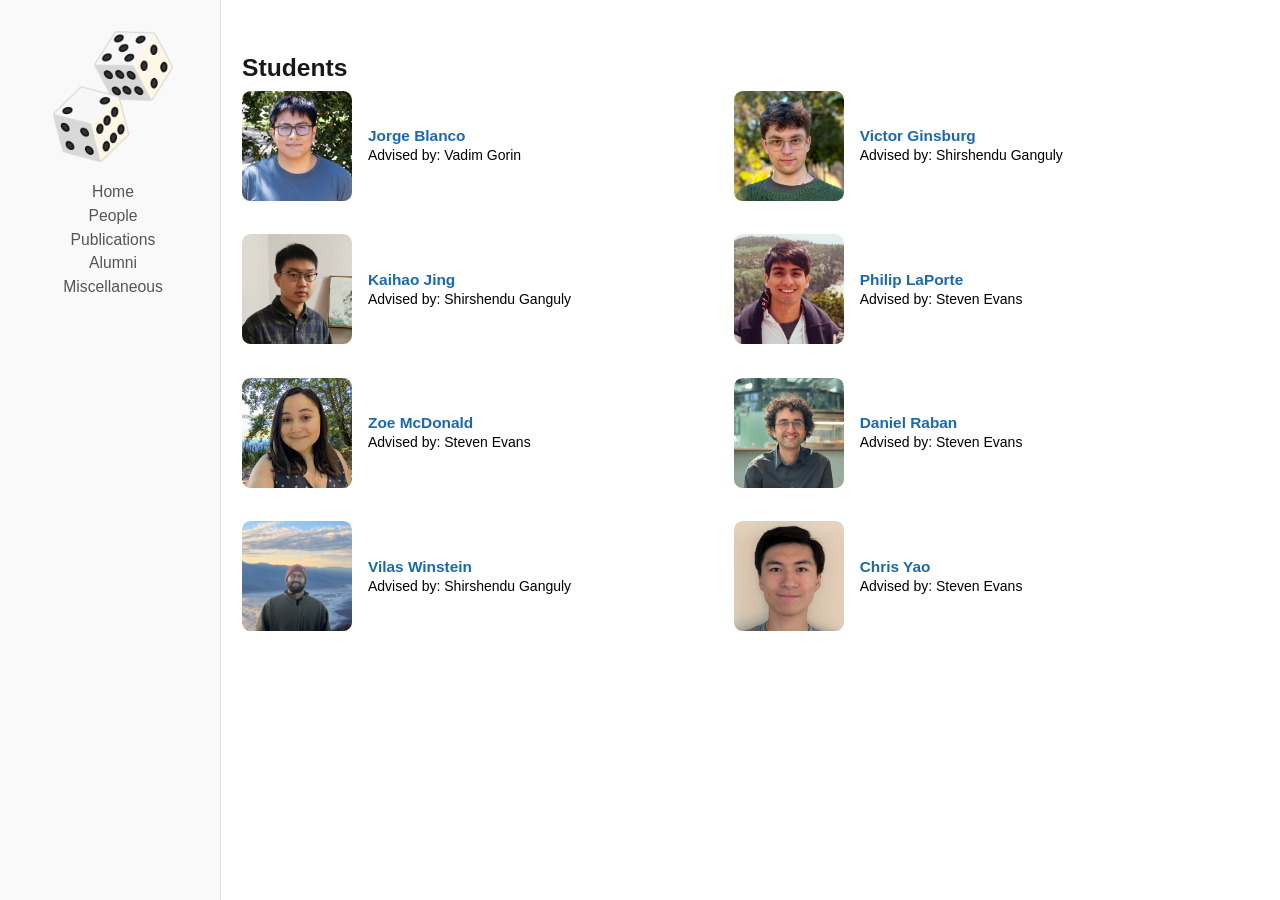
<file: contents/students.html>
<!DOCTYPE html>
<html xmlns="http://www.w3.org/1999/xhtml" lang="en" xml:lang="en"><head>

<meta charset="utf-8">
<meta name="generator" content="quarto-1.11.9">

<meta name="viewport" content="width=device-width, initial-scale=1.0, user-scalable=yes">


<title>students</title>
<style>
/* Default styles provided by pandoc.
** See https://pandoc.org/MANUAL.html#variables-for-html for config info.
*/
span.smallcaps{font-variant: small-caps;}
div.columns{display: flex; gap: 1.5em;}
div.column{flex: auto;}
@media screen {
div.columns{gap: min(4vw, 1.5em);}
div.column{overflow-x: auto;}
}
div.hanging-indent{margin-left: 1.5em; text-indent: -1.5em;}
ul.task-list{list-style: none;}
ul.task-list li input[type="checkbox"] {
  width: 0.8em;
  margin: 0 0.8em 0.2em -1em; /* quarto-specific, see https://github.com/quarto-dev/quarto-cli/issues/4556 */ 
  vertical-align: middle;
}
</style>


<script src="../site_libs/quarto-nav/quarto-nav.js"></script>
<script src="../site_libs/quarto-nav/headroom.min.js"></script>
<script src="../site_libs/clipboard/clipboard.min.js"></script>
<script src="../site_libs/quarto-html/quarto.js" type="module"></script>
<script src="../site_libs/quarto-html/tabsets/tabsets.js" type="module"></script>
<script src="../site_libs/quarto-html/scrollable-regions/scrollable-regions.js" type="module"></script>
<script src="../site_libs/quarto-html/popper.min.js"></script>
<script src="../site_libs/quarto-html/tippy.umd.min.js"></script>
<script src="../site_libs/quarto-html/anchor.min.js"></script>
<link href="../site_libs/quarto-html/tippy.css" rel="stylesheet">
<link href="../site_libs/quarto-html/quarto-syntax-highlighting-63b5708e65d6cd79cd7618c58d0c21e7.css" rel="stylesheet" id="quarto-text-highlighting-styles">
<script src="../site_libs/bootstrap/bootstrap.min.js"></script>
<link href="../site_libs/bootstrap/bootstrap-icons.css" rel="stylesheet">
<link href="../site_libs/bootstrap/bootstrap-66f18a4d21a7736779bc49018a2a17cc.min.css" rel="stylesheet" append-hash="true" id="quarto-bootstrap" data-mode="light">
<script id="quarto-search-options" type="application/json">{
  "language": {
    "search-no-results-text": "No results",
    "search-matching-documents-text": "matching documents",
    "search-copy-link-title": "Copy link to search",
    "search-hide-matches-text": "Hide additional matches",
    "search-more-match-text": "more match in this document",
    "search-more-matches-text": "more matches in this document",
    "search-clear-button-title": "Clear",
    "search-text-placeholder": "",
    "search-detached-cancel-button-title": "Cancel",
    "search-submit-button-title": "Submit",
    "search-label": "Search"
  }
}</script>
<script src="../assets/external-links.js"></script>



<link rel="stylesheet" href="../assets/styles.css">
</head>

<body class="nav-sidebar docked fullcontent quarto-light"><a id="quarto-skip-link" class="visually-hidden-focusable" href="#quarto-document-content">Skip to main content</a>

<div id="quarto-search-results"></div>
  <header id="quarto-header" class="headroom fixed-top">
  <nav class="quarto-secondary-nav" aria-label="Toolbar">
    <div class="container-fluid d-flex">
      <button type="button" class="quarto-btn-toggle btn" data-bs-toggle="collapse" role="button" data-bs-target=".quarto-sidebar-collapse-item" aria-controls="quarto-sidebar" aria-expanded="false" aria-label="Toggle sidebar navigation" onclick="if (window.quartoToggleHeadroom) { window.quartoToggleHeadroom(); }">
        <i class="bi bi-layout-text-sidebar-reverse"></i>
      </button>
        <nav class="quarto-page-breadcrumbs" aria-label="Breadcrumbs"><ol class="breadcrumb"></ol></nav>
        <a class="flex-grow-1" data-bs-toggle="collapse" data-bs-target=".quarto-sidebar-collapse-item" onclick="if (window.quartoToggleHeadroom) { window.quartoToggleHeadroom(); }">      
        </a>
    </div>
  </nav>
</header>
<!-- content -->
<div id="quarto-content" class="quarto-container page-columns page-rows-contents page-layout-article">
<!-- sidebar -->
  <nav id="quarto-sidebar" class="sidebar collapse collapse-horizontal quarto-sidebar-collapse-item sidebar-navigation docked overflow-auto" aria-label="Site">
    <div class="pt-lg-2 mt-2 text-left sidebar-header">
      <a href="../index.html" class="sidebar-logo-link">
      <img src="../assets/logo/logo-dice.png" alt="Logo" class="sidebar-logo light-content py-0 d-lg-inline d-none">
      <img src="../assets/logo/logo-dice.png" alt="Logo" class="sidebar-logo dark-content py-0 d-lg-inline d-none">
      </a>
      </div>
    <div class="sidebar-menu-container"> 
    <ul class="list-unstyled mt-1">
        <li class="sidebar-item">
  <div class="sidebar-item-container"> 
  <a href="../index.html" class="sidebar-item-text sidebar-link">
 <span class="menu-text">Home</span></a>
  </div>
</li>
        <li class="sidebar-item">
  <div class="sidebar-item-container"> 
  <a href="../people.html" class="sidebar-item-text sidebar-link">
 <span class="menu-text">People</span></a>
  </div>
</li>
        <li class="sidebar-item">
  <div class="sidebar-item-container"> 
  <a href="../contents/all-papers.html" class="sidebar-item-text sidebar-link">
 <span class="menu-text">Publications</span></a>
  </div>
</li>
        <li class="sidebar-item">
  <div class="sidebar-item-container"> 
  <a href="../contents/alumni-list.html" class="sidebar-item-text sidebar-link">
 <span class="menu-text">Alumni</span></a>
  </div>
</li>
        <li class="sidebar-item">
  <div class="sidebar-item-container"> 
  <a href="../contents/miscellaneous.html" class="sidebar-item-text sidebar-link">
 <span class="menu-text">Miscellaneous</span></a>
  </div>
</li>
    </ul>
    </div>
</nav>
<div id="quarto-sidebar-glass" class="quarto-sidebar-collapse-item" data-bs-toggle="collapse" data-bs-target=".quarto-sidebar-collapse-item"></div>
<!-- margin-sidebar -->
    
<!-- main -->
<main class="content" id="quarto-document-content" tabindex="-1"><header id="title-block-header" class="quarto-title-block"></header>




<section id="students" class="level3">
<h3 class="anchored" data-anchor-id="students">Students</h3>
<div class="grid">
<div class="g-col-12 g-col-sm-6" style="margin-bottom: 8px;">
<div style="display: flex; gap: 16px; align-items: center;">
<div style="flex-shrink: 0; width: 110px;">
<img src="../images/Jorge Blanco.jpg" alt="Headshot" style="width: 100%; aspect-ratio: 1/1; object-fit: cover; object-position: center; border-radius: 8%;">
</div>
<div style="flex: 1; line-height: 1.3;">
<a href="" target="_blank" class="faculty-name-link">
<span style="font-size: 1.1em; font-weight: 600;">Jorge Blanco</span>
</a>
<br><span style="font-size: 1em; font-weight: 400;">Advised by: Vadim Gorin</span>
<br><span style="font-size: 0.8em; font-weight: 300; color: #444;"></span>
</div>
</div>
</div>

<div class="g-col-12 g-col-sm-6" style="margin-bottom: 8px;">
<div style="display: flex; gap: 16px; align-items: center;">
<div style="flex-shrink: 0; width: 110px;">
<img src="../images/victor - Victor Ginsburg.jpg" alt="Headshot" style="width: 100%; aspect-ratio: 1/1; object-fit: cover; object-position: center; border-radius: 8%;">
</div>
<div style="flex: 1; line-height: 1.3;">
<a href="https://math.berkeley.edu/~victor/" target="_blank" class="faculty-name-link">
<span style="font-size: 1.1em; font-weight: 600;">Victor Ginsburg</span>
</a>
<br><span style="font-size: 1em; font-weight: 400;">Advised by: Shirshendu Ganguly</span>
<br><span style="font-size: 0.8em; font-weight: 300; color: #444;"></span>
</div>
</div>
</div>

<div class="g-col-12 g-col-sm-6" style="margin-bottom: 8px;">
<div style="display: flex; gap: 16px; align-items: center;">
<div style="flex-shrink: 0; width: 110px;">
<img src="../images/kaihao-jing.jpg" alt="Headshot" style="width: 100%; aspect-ratio: 1/1; object-fit: cover; object-position: center; border-radius: 8%;">
</div>
<div style="flex: 1; line-height: 1.3;">
<a href="https://kaihao.org/" target="_blank" class="faculty-name-link">
<span style="font-size: 1.1em; font-weight: 600;">Kaihao Jing</span>
</a>
<br><span style="font-size: 1em; font-weight: 400;">Advised by: Shirshendu Ganguly</span>
<br><span style="font-size: 0.8em; font-weight: 300; color: #444;"></span>
</div>
</div>
</div>

<div class="g-col-12 g-col-sm-6" style="margin-bottom: 8px;">
<div style="display: flex; gap: 16px; align-items: center;">
<div style="flex-shrink: 0; width: 110px;">
<img src="../images/Philip_Laporte2 - Philip LaPorte.JPG" alt="Headshot" style="width: 100%; aspect-ratio: 1/1; object-fit: cover; object-position: center; border-radius: 8%;">
</div>
<div style="flex: 1; line-height: 1.3;">
<a href="https://philiplaporte.github.io" target="_blank" class="faculty-name-link">
<span style="font-size: 1.1em; font-weight: 600;">Philip LaPorte</span>
</a>
<br><span style="font-size: 1em; font-weight: 400;">Advised by: Steven Evans</span>
<br><span style="font-size: 0.8em; font-weight: 300; color: #444;"></span>
</div>
</div>
</div>

<div class="g-col-12 g-col-sm-6" style="margin-bottom: 8px;">
<div style="display: flex; gap: 16px; align-items: center;">
<div style="flex-shrink: 0; width: 110px;">
<img src="../images/zoe-mcdonald.jpeg" alt="Headshot" style="width: 100%; aspect-ratio: 1/1; object-fit: cover; object-position: center; border-radius: 8%;">
</div>
<div style="flex: 1; line-height: 1.3;">
<a href="" target="_blank" class="faculty-name-link">
<span style="font-size: 1.1em; font-weight: 600;">Zoe McDonald</span>
</a>
<br><span style="font-size: 1em; font-weight: 400;">Advised by: Steven Evans</span>
<br><span style="font-size: 0.8em; font-weight: 300; color: #444;"></span>
</div>
</div>
</div>

<div class="g-col-12 g-col-sm-6" style="margin-bottom: 8px;">
<div style="display: flex; gap: 16px; align-items: center;">
<div style="flex-shrink: 0; width: 110px;">
<img src="../images/IMG_3615 - Daniel Cyrus Raban.jpg" alt="Headshot" style="width: 100%; aspect-ratio: 1/1; object-fit: cover; object-position: center; border-radius: 8%;">
</div>
<div style="flex: 1; line-height: 1.3;">
<a href="https://pillowmath.github.io/" target="_blank" class="faculty-name-link">
<span style="font-size: 1.1em; font-weight: 600;">Daniel Raban</span>
</a>
<br><span style="font-size: 1em; font-weight: 400;">Advised by: Steven Evans</span>
<br><span style="font-size: 0.8em; font-weight: 300; color: #444;"></span>
</div>
</div>
</div>

<div class="g-col-12 g-col-sm-6" style="margin-bottom: 8px;">
<div style="display: flex; gap: 16px; align-items: center;">
<div style="flex-shrink: 0; width: 110px;">
<img src="../images/headshot - Vilas Sreenivasan Winstein.jpg" alt="Headshot" style="width: 100%; aspect-ratio: 1/1; object-fit: cover; object-position: center; border-radius: 8%;">
</div>
<div style="flex: 1; line-height: 1.3;">
<a href="vilas.us" target="_blank" class="faculty-name-link">
<span style="font-size: 1.1em; font-weight: 600;">Vilas Winstein</span>
</a>
<br><span style="font-size: 1em; font-weight: 400;">Advised by: Shirshendu Ganguly</span>
<br><span style="font-size: 0.8em; font-weight: 300; color: #444;"></span>
</div>
</div>
</div>

<div class="g-col-12 g-col-sm-6" style="margin-bottom: 8px;">
<div style="display: flex; gap: 16px; align-items: center;">
<div style="flex-shrink: 0; width: 110px;">
<img src="../images/Chris_Yao - Chris Yao.jpg" alt="Headshot" style="width: 100%; aspect-ratio: 1/1; object-fit: cover; object-position: center; border-radius: 8%;">
</div>
<div style="flex: 1; line-height: 1.3;">
<a href="https://math.berkeley.edu/~chris.yao/" target="_blank" class="faculty-name-link">
<span style="font-size: 1.1em; font-weight: 600;">Chris Yao</span>
</a>
<br><span style="font-size: 1em; font-weight: 400;">Advised by: Steven Evans</span>
<br><span style="font-size: 0.8em; font-weight: 300; color: #444;"></span>
</div>
</div>
</div>

</div>


</section>

</main> <!-- /main -->
<script id="quarto-html-after-body" type="application/javascript">
  window.document.addEventListener("DOMContentLoaded", function (event) {
    const icon = "";
    const anchorJS = new window.AnchorJS();
    anchorJS.options = {
      placement: 'right',
      icon: icon
    };
    anchorJS.add('.anchored');
    const isCodeAnnotation = (el) => {
      for (const clz of el.classList) {
        if (clz.startsWith('code-annotation-')) {                     
          return true;
        }
      }
      return false;
    }
    const onCopySuccess = function(e) {
      // button target
      const button = e.trigger;
      // don't keep focus
      button.blur();
      // flash "checked"
      button.classList.add('code-copy-button-checked');
      var currentTitle = button.getAttribute("title");
      button.setAttribute("title", "Copied!");
      let tooltip;
      if (window.bootstrap) {
        button.setAttribute("data-bs-toggle", "tooltip");
        button.setAttribute("data-bs-placement", "left");
        button.setAttribute("data-bs-title", "Copied!");
        tooltip = new bootstrap.Tooltip(button, 
          { trigger: "manual", 
            customClass: "code-copy-button-tooltip",
            offset: [0, -8]});
        tooltip.show();    
      }
      setTimeout(function() {
        if (tooltip) {
          tooltip.hide();
          button.removeAttribute("data-bs-title");
          button.removeAttribute("data-bs-toggle");
          button.removeAttribute("data-bs-placement");
        }
        button.setAttribute("title", currentTitle);
        button.classList.remove('code-copy-button-checked');
      }, 1000);
      // clear code selection
      e.clearSelection();
    }
    const getTextToCopy = function(trigger) {
      const outerScaffold = trigger.parentElement.cloneNode(true);
      const codeEl = outerScaffold.querySelector('code');
      for (const childEl of codeEl.children) {
        if (isCodeAnnotation(childEl)) {
          childEl.remove();
        }
      }
      return codeEl.innerText;
    }
    const clipboard = new window.ClipboardJS('.code-copy-button:not([data-in-quarto-modal])', {
      text: getTextToCopy
    });
    clipboard.on('success', onCopySuccess);
    if (window.document.getElementById('quarto-embedded-source-code-modal')) {
      const clipboardModal = new window.ClipboardJS('.code-copy-button[data-in-quarto-modal]', {
        text: getTextToCopy,
        container: window.document.getElementById('quarto-embedded-source-code-modal')
      });
      clipboardModal.on('success', onCopySuccess);
    }
      var localhostRegex = new RegExp(/^(?:http|https):\/\/localhost\:?[0-9]*\//);
      var mailtoRegex = new RegExp(/^mailto:/);
        var filterRegex = new RegExp("https:\/\/probability\.berkeley\.edu");
      var isInternal = (href) => {
          return filterRegex.test(href) || localhostRegex.test(href) || mailtoRegex.test(href);
      }
      // Inspect non-navigation links and adorn them if external
      window.quartoDecorateExternalLinks = function (root) {
     var links = (root || window.document).querySelectorAll('a[href]:not(.nav-link):not(.navbar-brand):not(.toc-action):not(.sidebar-link):not(.sidebar-item-toggle):not(.pagination-link):not(.no-external):not([aria-hidden]):not(.dropdown-item):not(.quarto-navigation-tool):not(.about-link)');
      for (var i=0; i<links.length; i++) {
        const link = links[i];
        if (!isInternal(link.href)) {
          // undo the damage that might have been done by quarto-nav.js in the case of
          // links that we want to consider external
          if (link.dataset.originalHref !== undefined) {
            link.href = link.dataset.originalHref;
          }
          if (!link.classList.contains('no-external-icon')) {
          }
        }
      }
      };
      window.quartoDecorateExternalLinks(window.document);
    // Esc closes the popup (WCAG 1.4.13) and focus leaving both trigger and
    // popup closes it (WCAG 2.4.11); tippy handles neither for interactive popups.
    const hideOnEscAndFocusOut = {
      name: 'hideOnEscAndFocusOut',
      defaultValue: true,
      fn(instance) {
        const dismiss = () => {
          // A show scheduled by the trigger delay would otherwise reopen it
          instance.clearDelayTimeouts();
          instance.hide();
        };
        const onKeyDown = (event) => {
          if (event.key !== 'Escape') {
            return;
          }
          // Keep Esc from also reaching page handlers (e.g. reveal.js overview),
          // except an open reveal.js slide menu, which Esc should close too.
          // The menu handles keys only when its keyboard option is on.
          const menuHandlesEsc = window.Reveal?.getPlugin?.('menu')?.isOpen() &&
            window.Reveal.getConfig().menu?.keyboard !== false;
          if (!menuHandlesEsc) {
            event.stopPropagation();
          }
          if (instance.popper.contains(window.document.activeElement)) {
            // Disabled while refocusing so the focus trigger does not reopen it
            instance.disable();
            instance.reference.focus();
            instance.enable();
          }
          dismiss();
        };
        const onFocusOut = (event) => {
          const target = event.relatedTarget;
          if (target && !instance.reference.contains(target) &&
              !instance.popper.contains(target)) {
            dismiss();
          }
        };
        // On the trigger too: a click trigger (code-annotations: select) has no
        // blur handling. Attached for the instance's lifetime so leaving the
        // trigger also cancels a show still pending on the trigger delay.
        instance.reference.addEventListener('focusout', onFocusOut);
        return {
          onShow() {
            window.document.addEventListener('keydown', onKeyDown, true);
            instance.popper.addEventListener('focusout', onFocusOut);
          },
          onHide() {
            window.document.removeEventListener('keydown', onKeyDown, true);
            instance.popper.removeEventListener('focusout', onFocusOut);
          },
          onDestroy() {
            instance.reference.removeEventListener('focusout', onFocusOut);
          },
        };
      },
    };
    function tippyHover(el, contentFn, onTriggerFn, onUntriggerFn) {
      const config = {
        allowHTML: true,
        maxWidth: 500,
        delay: 100,
        arrow: false,
        appendTo: function(el) {
            return el.parentElement;
        },
        interactive: true,
        interactiveBorder: 10,
        theme: 'quarto',
        placement: 'bottom-start',
        plugins: [hideOnEscAndFocusOut],
      };
      if (contentFn) {
        config.content = contentFn;
      }
      if (onTriggerFn) {
        config.onTrigger = onTriggerFn;
      }
      if (onUntriggerFn) {
        config.onUntrigger = onUntriggerFn;
      }
      window.tippy(el, config); 
    }
    const noterefs = window.document.querySelectorAll('a[role="doc-noteref"]');
    for (var i=0; i<noterefs.length; i++) {
      const ref = noterefs[i];
      tippyHover(ref, function() {
        // use id or data attribute instead here
        let href = ref.getAttribute('data-footnote-href') || ref.getAttribute('href');
        try { href = new URL(href).hash; } catch {}
        const id = href.replace(/^#\/?/, "");
        const note = window.document.getElementById(id);
        if (note) {
          return note.innerHTML;
        } else {
          return "";
        }
      });
    }
    const xrefs = window.document.querySelectorAll('a.quarto-xref');
    const processXRef = (id, note) => {
      // Strip column container classes
      const stripColumnClz = (el) => {
        el.classList.remove("page-full", "page-columns");
        if (el.children) {
          for (const child of el.children) {
            stripColumnClz(child);
          }
        }
      }
      stripColumnClz(note)
      if (id === null || id.startsWith('sec-')) {
        // Special case sections, only their first couple elements
        const container = document.createElement("div");
        if (note.children && note.children.length > 2) {
          container.appendChild(note.children[0].cloneNode(true));
          for (let i = 1; i < note.children.length; i++) {
            const child = note.children[i];
            if (child.tagName === "P" && child.innerText === "") {
              continue;
            } else {
              container.appendChild(child.cloneNode(true));
              break;
            }
          }
          if (window.Quarto?.typesetMath) {
            window.Quarto.typesetMath(container);
          }
          return container.innerHTML
        } else {
          if (window.Quarto?.typesetMath) {
            window.Quarto.typesetMath(note);
          }
          return note.innerHTML;
        }
      } else {
        // Remove any anchor links if they are present
        const anchorLink = note.querySelector('a.anchorjs-link');
        if (anchorLink) {
          anchorLink.remove();
        }
        if (window.Quarto?.typesetMath) {
          window.Quarto.typesetMath(note);
        }
        if (note.classList.contains("callout")) {
          return note.outerHTML;
        } else {
          return note.innerHTML;
        }
      }
    }
    for (var i=0; i<xrefs.length; i++) {
      const xref = xrefs[i];
      tippyHover(xref, undefined, function(instance) {
        instance.disable();
        let url = xref.getAttribute('href');
        let hash = undefined; 
        if (url.startsWith('#')) {
          hash = url;
        } else {
          try { hash = new URL(url).hash; } catch {}
        }
        if (hash) {
          const id = hash.replace(/^#\/?/, "");
          const note = window.document.getElementById(id);
          if (note !== null) {
            try {
              const html = processXRef(id, note.cloneNode(true));
              instance.setContent(html);
            } finally {
              instance.enable();
              instance.show();
            }
          } else {
            // See if we can fetch this
            fetch(url.split('#')[0])
            .then(res => res.text())
            .then(html => {
              const parser = new DOMParser();
              const htmlDoc = parser.parseFromString(html, "text/html");
              const note = htmlDoc.getElementById(id);
              if (note !== null) {
                const html = processXRef(id, note);
                instance.setContent(html);
              } 
            }).finally(() => {
              instance.enable();
              instance.show();
            });
          }
        } else {
          // See if we can fetch a full url (with no hash to target)
          // This is a special case and we should probably do some content thinning / targeting
          fetch(url)
          .then(res => res.text())
          .then(html => {
            const parser = new DOMParser();
            const htmlDoc = parser.parseFromString(html, "text/html");
            const note = htmlDoc.querySelector('main.content');
            if (note !== null) {
              // This should only happen for chapter cross references
              // (since there is no id in the URL)
              // remove the first header
              if (note.children.length > 0 && note.children[0].tagName === "HEADER") {
                note.children[0].remove();
              }
              const html = processXRef(null, note);
              instance.setContent(html);
            } 
          }).finally(() => {
            instance.enable();
            instance.show();
          });
        }
      }, function(instance) {
      });
    }
        let selectedAnnoteEl;
        const selectorForAnnotation = ( cell, annotation) => {
          let cellAttr = 'data-code-cell="' + cell + '"';
          let lineAttr = 'data-code-annotation="' +  annotation + '"';
          const selector = 'span[' + cellAttr + '][' + lineAttr + ']';
          return selector;
        }
        const selectCodeLines = (annoteEl) => {
          const doc = window.document;
          const targetCell = annoteEl.getAttribute("data-target-cell");
          const targetAnnotation = annoteEl.getAttribute("data-target-annotation");
          const annoteSpan = window.document.querySelector(selectorForAnnotation(targetCell, targetAnnotation));
          const lines = annoteSpan.getAttribute("data-code-lines").split(",");
          const lineIds = lines.map((line) => {
            return targetCell + "-" + line;
          })
          // Each band is positioned against its own containing block, which is
          // not the offsetParent of the lines, so place it from client rects.
          const placeBand = (band, firstEl, lastEl, codeBlock) => {
            const container = band.offsetParent;
            if (container === null) {
              return;
            }
            const containerRect = container.getBoundingClientRect();
            // Reveal.js scales slides with a transform, so convert client
            // pixels back to the CSS pixels of the container.
            const scale = containerRect.height / container.offsetHeight || 1;
            const firstRect = firstEl.getBoundingClientRect();
            const lastRect = lastEl.getBoundingClientRect();
            const top = (firstRect.top - containerRect.top) / scale - container.clientTop + container.scrollTop;
            const height = (lastRect.bottom - firstRect.top) / scale;
            band.style.top = top - 2 + "px";
            band.style.height = height + 4 + "px";
            if (codeBlock) {
              // Without the copy button wrapper, the containing block is wider
              // than the code block, so span the code block explicitly.
              const blockRect = codeBlock.getBoundingClientRect();
              band.style.left = (blockRect.left - containerRect.left) / scale - container.clientLeft + container.scrollLeft + "px";
              band.style.width = blockRect.width / scale + "px";
            }
          };
          if (lineIds.length > 0) {
            const el = window.document.getElementById(lineIds[0]);
            const lastEl = window.document.getElementById(lineIds[lineIds.length - 1]);
            const parent = el.parentElement.parentElement;
            // cook up a div (if necessary) and position it
            let div = window.document.getElementById("code-annotation-line-highlight");
            if (div === null) {
              div = window.document.createElement("div");
              div.setAttribute("id", "code-annotation-line-highlight");
              div.style.position = 'absolute';
              parent.appendChild(div);
            }
            placeBand(div, el, lastEl, parent.closest("div.sourceCode") || parent);
            let gutterDiv = window.document.getElementById("code-annotation-line-highlight-gutter");
            if (gutterDiv === null) {
              gutterDiv = window.document.createElement("div");
              gutterDiv.setAttribute("id", "code-annotation-line-highlight-gutter");
              gutterDiv.style.position = 'absolute';
              const codeCell = window.document.getElementById(targetCell);
              const gutter = codeCell.querySelector('.code-annotation-gutter');
              gutter.appendChild(gutterDiv);
            }
            placeBand(gutterDiv, el, lastEl);
            selectedAnnoteEl = annoteEl;
          }
        };
        const unselectCodeLines = () => {
          const elementsIds = ["code-annotation-line-highlight", "code-annotation-line-highlight-gutter"];
          elementsIds.forEach((elId) => {
            const div = window.document.getElementById(elId);
            if (div) {
              div.remove();
            }
          });
          selectedAnnoteEl = undefined;
        };
          // Handle positioning of the toggle
      window.addEventListener(
        "resize",
        throttle(() => {
          elRect = undefined;
          if (selectedAnnoteEl) {
            selectCodeLines(selectedAnnoteEl);
          }
        }, 10)
      );
      function throttle(fn, ms) {
      let throttle = false;
      let timer;
        return (...args) => {
          if(!throttle) { // first call gets through
              fn.apply(this, args);
              throttle = true;
          } else { // all the others get throttled
              if(timer) clearTimeout(timer); // cancel #2
              timer = setTimeout(() => {
                fn.apply(this, args);
                timer = throttle = false;
              }, ms);
          }
        };
      }
        // Attach click handler to the DT
        const annoteDls = window.document.querySelectorAll('dt[data-target-cell]');
        for (const annoteDlNode of annoteDls) {
          annoteDlNode.addEventListener('click', (event) => {
            const clickedEl = event.target;
            if (clickedEl !== selectedAnnoteEl) {
              unselectCodeLines();
              const activeEl = window.document.querySelector('dt[data-target-cell].code-annotation-active');
              if (activeEl) {
                activeEl.classList.remove('code-annotation-active');
              }
              selectCodeLines(clickedEl);
              clickedEl.classList.add('code-annotation-active');
            } else {
              // Unselect the line
              unselectCodeLines();
              clickedEl.classList.remove('code-annotation-active');
            }
          });
        }
    const findCites = (el) => {
      const parentEl = el.parentElement;
      if (parentEl) {
        const cites = parentEl.dataset.cites;
        if (cites) {
          return {
            el,
            cites: cites.split(' ')
          };
        } else {
          return findCites(el.parentElement)
        }
      } else {
        return undefined;
      }
    };
    var bibliorefs = window.document.querySelectorAll('a[role="doc-biblioref"]');
    for (var i=0; i<bibliorefs.length; i++) {
      const ref = bibliorefs[i];
      const citeInfo = findCites(ref);
      if (citeInfo) {
        tippyHover(citeInfo.el, function() {
          var popup = window.document.createElement('div');
          citeInfo.cites.forEach(function(cite) {
            var citeDiv = window.document.createElement('div');
            citeDiv.classList.add('hanging-indent');
            citeDiv.classList.add('csl-entry');
            var biblioDiv = window.document.getElementById('ref-' + cite);
            if (biblioDiv) {
              citeDiv.innerHTML = biblioDiv.innerHTML;
            }
            popup.appendChild(citeDiv);
          });
          return popup.innerHTML;
        });
      }
    }
  });
  </script>
  <script type="application/javascript">
  window.quartoScrollableRegionsLabels = {"code":"Scrollable code","output":"Scrollable output"};
  </script>
</div> <!-- /content -->




</body></html>
</file>
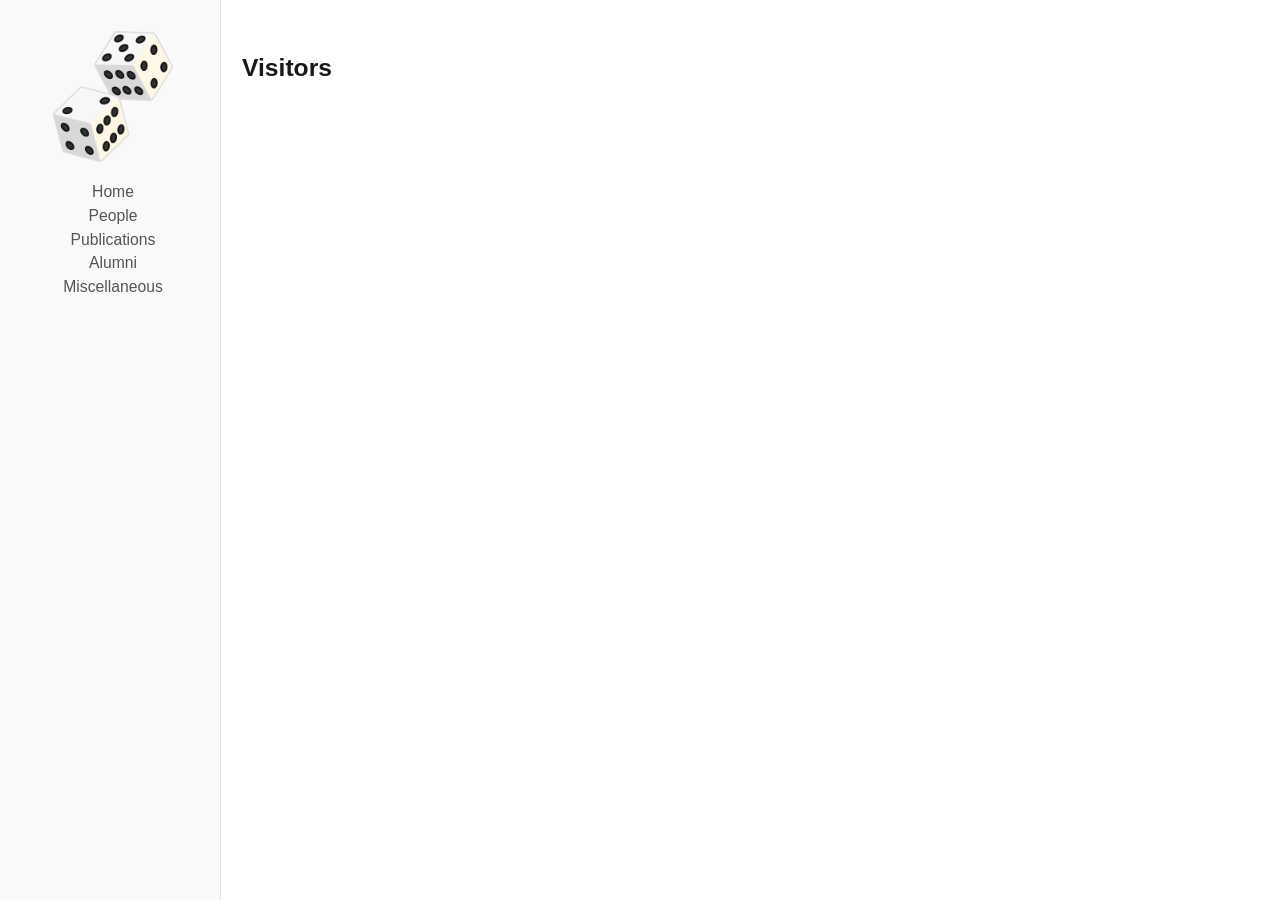
<file: contents/visitors.html>
<!DOCTYPE html>
<html xmlns="http://www.w3.org/1999/xhtml" lang="en" xml:lang="en"><head>

<meta charset="utf-8">
<meta name="generator" content="quarto-1.11.9">

<meta name="viewport" content="width=device-width, initial-scale=1.0, user-scalable=yes">


<title>visitors</title>
<style>
/* Default styles provided by pandoc.
** See https://pandoc.org/MANUAL.html#variables-for-html for config info.
*/
span.smallcaps{font-variant: small-caps;}
div.columns{display: flex; gap: 1.5em;}
div.column{flex: auto;}
@media screen {
div.columns{gap: min(4vw, 1.5em);}
div.column{overflow-x: auto;}
}
div.hanging-indent{margin-left: 1.5em; text-indent: -1.5em;}
ul.task-list{list-style: none;}
ul.task-list li input[type="checkbox"] {
  width: 0.8em;
  margin: 0 0.8em 0.2em -1em; /* quarto-specific, see https://github.com/quarto-dev/quarto-cli/issues/4556 */ 
  vertical-align: middle;
}
</style>


<script src="../site_libs/quarto-nav/quarto-nav.js"></script>
<script src="../site_libs/quarto-nav/headroom.min.js"></script>
<script src="../site_libs/clipboard/clipboard.min.js"></script>
<script src="../site_libs/quarto-html/quarto.js" type="module"></script>
<script src="../site_libs/quarto-html/tabsets/tabsets.js" type="module"></script>
<script src="../site_libs/quarto-html/scrollable-regions/scrollable-regions.js" type="module"></script>
<script src="../site_libs/quarto-html/popper.min.js"></script>
<script src="../site_libs/quarto-html/tippy.umd.min.js"></script>
<script src="../site_libs/quarto-html/anchor.min.js"></script>
<link href="../site_libs/quarto-html/tippy.css" rel="stylesheet">
<link href="../site_libs/quarto-html/quarto-syntax-highlighting-63b5708e65d6cd79cd7618c58d0c21e7.css" rel="stylesheet" id="quarto-text-highlighting-styles">
<script src="../site_libs/bootstrap/bootstrap.min.js"></script>
<link href="../site_libs/bootstrap/bootstrap-icons.css" rel="stylesheet">
<link href="../site_libs/bootstrap/bootstrap-66f18a4d21a7736779bc49018a2a17cc.min.css" rel="stylesheet" append-hash="true" id="quarto-bootstrap" data-mode="light">
<script id="quarto-search-options" type="application/json">{
  "language": {
    "search-no-results-text": "No results",
    "search-matching-documents-text": "matching documents",
    "search-copy-link-title": "Copy link to search",
    "search-hide-matches-text": "Hide additional matches",
    "search-more-match-text": "more match in this document",
    "search-more-matches-text": "more matches in this document",
    "search-clear-button-title": "Clear",
    "search-text-placeholder": "",
    "search-detached-cancel-button-title": "Cancel",
    "search-submit-button-title": "Submit",
    "search-label": "Search"
  }
}</script>
<script src="../assets/external-links.js"></script>



<link rel="stylesheet" href="../assets/styles.css">
</head>

<body class="nav-sidebar docked fullcontent quarto-light"><a id="quarto-skip-link" class="visually-hidden-focusable" href="#quarto-document-content">Skip to main content</a>

<div id="quarto-search-results"></div>
  <header id="quarto-header" class="headroom fixed-top">
  <nav class="quarto-secondary-nav" aria-label="Toolbar">
    <div class="container-fluid d-flex">
      <button type="button" class="quarto-btn-toggle btn" data-bs-toggle="collapse" role="button" data-bs-target=".quarto-sidebar-collapse-item" aria-controls="quarto-sidebar" aria-expanded="false" aria-label="Toggle sidebar navigation" onclick="if (window.quartoToggleHeadroom) { window.quartoToggleHeadroom(); }">
        <i class="bi bi-layout-text-sidebar-reverse"></i>
      </button>
        <nav class="quarto-page-breadcrumbs" aria-label="Breadcrumbs"><ol class="breadcrumb"></ol></nav>
        <a class="flex-grow-1" data-bs-toggle="collapse" data-bs-target=".quarto-sidebar-collapse-item" onclick="if (window.quartoToggleHeadroom) { window.quartoToggleHeadroom(); }">      
        </a>
    </div>
  </nav>
</header>
<!-- content -->
<div id="quarto-content" class="quarto-container page-columns page-rows-contents page-layout-article">
<!-- sidebar -->
  <nav id="quarto-sidebar" class="sidebar collapse collapse-horizontal quarto-sidebar-collapse-item sidebar-navigation docked overflow-auto" aria-label="Site">
    <div class="pt-lg-2 mt-2 text-left sidebar-header">
      <a href="../index.html" class="sidebar-logo-link">
      <img src="../assets/logo/logo-dice.png" alt="Logo" class="sidebar-logo light-content py-0 d-lg-inline d-none">
      <img src="../assets/logo/logo-dice.png" alt="Logo" class="sidebar-logo dark-content py-0 d-lg-inline d-none">
      </a>
      </div>
    <div class="sidebar-menu-container"> 
    <ul class="list-unstyled mt-1">
        <li class="sidebar-item">
  <div class="sidebar-item-container"> 
  <a href="../index.html" class="sidebar-item-text sidebar-link">
 <span class="menu-text">Home</span></a>
  </div>
</li>
        <li class="sidebar-item">
  <div class="sidebar-item-container"> 
  <a href="../people.html" class="sidebar-item-text sidebar-link">
 <span class="menu-text">People</span></a>
  </div>
</li>
        <li class="sidebar-item">
  <div class="sidebar-item-container"> 
  <a href="../contents/all-papers.html" class="sidebar-item-text sidebar-link">
 <span class="menu-text">Publications</span></a>
  </div>
</li>
        <li class="sidebar-item">
  <div class="sidebar-item-container"> 
  <a href="../contents/alumni-list.html" class="sidebar-item-text sidebar-link">
 <span class="menu-text">Alumni</span></a>
  </div>
</li>
        <li class="sidebar-item">
  <div class="sidebar-item-container"> 
  <a href="../contents/miscellaneous.html" class="sidebar-item-text sidebar-link">
 <span class="menu-text">Miscellaneous</span></a>
  </div>
</li>
    </ul>
    </div>
</nav>
<div id="quarto-sidebar-glass" class="quarto-sidebar-collapse-item" data-bs-toggle="collapse" data-bs-target=".quarto-sidebar-collapse-item"></div>
<!-- margin-sidebar -->
    
<!-- main -->
<main class="content" id="quarto-document-content" tabindex="-1"><header id="title-block-header" class="quarto-title-block"></header>




<section id="visitors" class="level3">
<h3 class="anchored" data-anchor-id="visitors">Visitors</h3>


</section>

</main> <!-- /main -->
<script id="quarto-html-after-body" type="application/javascript">
  window.document.addEventListener("DOMContentLoaded", function (event) {
    const icon = "";
    const anchorJS = new window.AnchorJS();
    anchorJS.options = {
      placement: 'right',
      icon: icon
    };
    anchorJS.add('.anchored');
    const isCodeAnnotation = (el) => {
      for (const clz of el.classList) {
        if (clz.startsWith('code-annotation-')) {                     
          return true;
        }
      }
      return false;
    }
    const onCopySuccess = function(e) {
      // button target
      const button = e.trigger;
      // don't keep focus
      button.blur();
      // flash "checked"
      button.classList.add('code-copy-button-checked');
      var currentTitle = button.getAttribute("title");
      button.setAttribute("title", "Copied!");
      let tooltip;
      if (window.bootstrap) {
        button.setAttribute("data-bs-toggle", "tooltip");
        button.setAttribute("data-bs-placement", "left");
        button.setAttribute("data-bs-title", "Copied!");
        tooltip = new bootstrap.Tooltip(button, 
          { trigger: "manual", 
            customClass: "code-copy-button-tooltip",
            offset: [0, -8]});
        tooltip.show();    
      }
      setTimeout(function() {
        if (tooltip) {
          tooltip.hide();
          button.removeAttribute("data-bs-title");
          button.removeAttribute("data-bs-toggle");
          button.removeAttribute("data-bs-placement");
        }
        button.setAttribute("title", currentTitle);
        button.classList.remove('code-copy-button-checked');
      }, 1000);
      // clear code selection
      e.clearSelection();
    }
    const getTextToCopy = function(trigger) {
      const outerScaffold = trigger.parentElement.cloneNode(true);
      const codeEl = outerScaffold.querySelector('code');
      for (const childEl of codeEl.children) {
        if (isCodeAnnotation(childEl)) {
          childEl.remove();
        }
      }
      return codeEl.innerText;
    }
    const clipboard = new window.ClipboardJS('.code-copy-button:not([data-in-quarto-modal])', {
      text: getTextToCopy
    });
    clipboard.on('success', onCopySuccess);
    if (window.document.getElementById('quarto-embedded-source-code-modal')) {
      const clipboardModal = new window.ClipboardJS('.code-copy-button[data-in-quarto-modal]', {
        text: getTextToCopy,
        container: window.document.getElementById('quarto-embedded-source-code-modal')
      });
      clipboardModal.on('success', onCopySuccess);
    }
      var localhostRegex = new RegExp(/^(?:http|https):\/\/localhost\:?[0-9]*\//);
      var mailtoRegex = new RegExp(/^mailto:/);
        var filterRegex = new RegExp("https:\/\/probability\.berkeley\.edu");
      var isInternal = (href) => {
          return filterRegex.test(href) || localhostRegex.test(href) || mailtoRegex.test(href);
      }
      // Inspect non-navigation links and adorn them if external
      window.quartoDecorateExternalLinks = function (root) {
     var links = (root || window.document).querySelectorAll('a[href]:not(.nav-link):not(.navbar-brand):not(.toc-action):not(.sidebar-link):not(.sidebar-item-toggle):not(.pagination-link):not(.no-external):not([aria-hidden]):not(.dropdown-item):not(.quarto-navigation-tool):not(.about-link)');
      for (var i=0; i<links.length; i++) {
        const link = links[i];
        if (!isInternal(link.href)) {
          // undo the damage that might have been done by quarto-nav.js in the case of
          // links that we want to consider external
          if (link.dataset.originalHref !== undefined) {
            link.href = link.dataset.originalHref;
          }
          if (!link.classList.contains('no-external-icon')) {
          }
        }
      }
      };
      window.quartoDecorateExternalLinks(window.document);
    // Esc closes the popup (WCAG 1.4.13) and focus leaving both trigger and
    // popup closes it (WCAG 2.4.11); tippy handles neither for interactive popups.
    const hideOnEscAndFocusOut = {
      name: 'hideOnEscAndFocusOut',
      defaultValue: true,
      fn(instance) {
        const dismiss = () => {
          // A show scheduled by the trigger delay would otherwise reopen it
          instance.clearDelayTimeouts();
          instance.hide();
        };
        const onKeyDown = (event) => {
          if (event.key !== 'Escape') {
            return;
          }
          // Keep Esc from also reaching page handlers (e.g. reveal.js overview),
          // except an open reveal.js slide menu, which Esc should close too.
          // The menu handles keys only when its keyboard option is on.
          const menuHandlesEsc = window.Reveal?.getPlugin?.('menu')?.isOpen() &&
            window.Reveal.getConfig().menu?.keyboard !== false;
          if (!menuHandlesEsc) {
            event.stopPropagation();
          }
          if (instance.popper.contains(window.document.activeElement)) {
            // Disabled while refocusing so the focus trigger does not reopen it
            instance.disable();
            instance.reference.focus();
            instance.enable();
          }
          dismiss();
        };
        const onFocusOut = (event) => {
          const target = event.relatedTarget;
          if (target && !instance.reference.contains(target) &&
              !instance.popper.contains(target)) {
            dismiss();
          }
        };
        // On the trigger too: a click trigger (code-annotations: select) has no
        // blur handling. Attached for the instance's lifetime so leaving the
        // trigger also cancels a show still pending on the trigger delay.
        instance.reference.addEventListener('focusout', onFocusOut);
        return {
          onShow() {
            window.document.addEventListener('keydown', onKeyDown, true);
            instance.popper.addEventListener('focusout', onFocusOut);
          },
          onHide() {
            window.document.removeEventListener('keydown', onKeyDown, true);
            instance.popper.removeEventListener('focusout', onFocusOut);
          },
          onDestroy() {
            instance.reference.removeEventListener('focusout', onFocusOut);
          },
        };
      },
    };
    function tippyHover(el, contentFn, onTriggerFn, onUntriggerFn) {
      const config = {
        allowHTML: true,
        maxWidth: 500,
        delay: 100,
        arrow: false,
        appendTo: function(el) {
            return el.parentElement;
        },
        interactive: true,
        interactiveBorder: 10,
        theme: 'quarto',
        placement: 'bottom-start',
        plugins: [hideOnEscAndFocusOut],
      };
      if (contentFn) {
        config.content = contentFn;
      }
      if (onTriggerFn) {
        config.onTrigger = onTriggerFn;
      }
      if (onUntriggerFn) {
        config.onUntrigger = onUntriggerFn;
      }
      window.tippy(el, config); 
    }
    const noterefs = window.document.querySelectorAll('a[role="doc-noteref"]');
    for (var i=0; i<noterefs.length; i++) {
      const ref = noterefs[i];
      tippyHover(ref, function() {
        // use id or data attribute instead here
        let href = ref.getAttribute('data-footnote-href') || ref.getAttribute('href');
        try { href = new URL(href).hash; } catch {}
        const id = href.replace(/^#\/?/, "");
        const note = window.document.getElementById(id);
        if (note) {
          return note.innerHTML;
        } else {
          return "";
        }
      });
    }
    const xrefs = window.document.querySelectorAll('a.quarto-xref');
    const processXRef = (id, note) => {
      // Strip column container classes
      const stripColumnClz = (el) => {
        el.classList.remove("page-full", "page-columns");
        if (el.children) {
          for (const child of el.children) {
            stripColumnClz(child);
          }
        }
      }
      stripColumnClz(note)
      if (id === null || id.startsWith('sec-')) {
        // Special case sections, only their first couple elements
        const container = document.createElement("div");
        if (note.children && note.children.length > 2) {
          container.appendChild(note.children[0].cloneNode(true));
          for (let i = 1; i < note.children.length; i++) {
            const child = note.children[i];
            if (child.tagName === "P" && child.innerText === "") {
              continue;
            } else {
              container.appendChild(child.cloneNode(true));
              break;
            }
          }
          if (window.Quarto?.typesetMath) {
            window.Quarto.typesetMath(container);
          }
          return container.innerHTML
        } else {
          if (window.Quarto?.typesetMath) {
            window.Quarto.typesetMath(note);
          }
          return note.innerHTML;
        }
      } else {
        // Remove any anchor links if they are present
        const anchorLink = note.querySelector('a.anchorjs-link');
        if (anchorLink) {
          anchorLink.remove();
        }
        if (window.Quarto?.typesetMath) {
          window.Quarto.typesetMath(note);
        }
        if (note.classList.contains("callout")) {
          return note.outerHTML;
        } else {
          return note.innerHTML;
        }
      }
    }
    for (var i=0; i<xrefs.length; i++) {
      const xref = xrefs[i];
      tippyHover(xref, undefined, function(instance) {
        instance.disable();
        let url = xref.getAttribute('href');
        let hash = undefined; 
        if (url.startsWith('#')) {
          hash = url;
        } else {
          try { hash = new URL(url).hash; } catch {}
        }
        if (hash) {
          const id = hash.replace(/^#\/?/, "");
          const note = window.document.getElementById(id);
          if (note !== null) {
            try {
              const html = processXRef(id, note.cloneNode(true));
              instance.setContent(html);
            } finally {
              instance.enable();
              instance.show();
            }
          } else {
            // See if we can fetch this
            fetch(url.split('#')[0])
            .then(res => res.text())
            .then(html => {
              const parser = new DOMParser();
              const htmlDoc = parser.parseFromString(html, "text/html");
              const note = htmlDoc.getElementById(id);
              if (note !== null) {
                const html = processXRef(id, note);
                instance.setContent(html);
              } 
            }).finally(() => {
              instance.enable();
              instance.show();
            });
          }
        } else {
          // See if we can fetch a full url (with no hash to target)
          // This is a special case and we should probably do some content thinning / targeting
          fetch(url)
          .then(res => res.text())
          .then(html => {
            const parser = new DOMParser();
            const htmlDoc = parser.parseFromString(html, "text/html");
            const note = htmlDoc.querySelector('main.content');
            if (note !== null) {
              // This should only happen for chapter cross references
              // (since there is no id in the URL)
              // remove the first header
              if (note.children.length > 0 && note.children[0].tagName === "HEADER") {
                note.children[0].remove();
              }
              const html = processXRef(null, note);
              instance.setContent(html);
            } 
          }).finally(() => {
            instance.enable();
            instance.show();
          });
        }
      }, function(instance) {
      });
    }
        let selectedAnnoteEl;
        const selectorForAnnotation = ( cell, annotation) => {
          let cellAttr = 'data-code-cell="' + cell + '"';
          let lineAttr = 'data-code-annotation="' +  annotation + '"';
          const selector = 'span[' + cellAttr + '][' + lineAttr + ']';
          return selector;
        }
        const selectCodeLines = (annoteEl) => {
          const doc = window.document;
          const targetCell = annoteEl.getAttribute("data-target-cell");
          const targetAnnotation = annoteEl.getAttribute("data-target-annotation");
          const annoteSpan = window.document.querySelector(selectorForAnnotation(targetCell, targetAnnotation));
          const lines = annoteSpan.getAttribute("data-code-lines").split(",");
          const lineIds = lines.map((line) => {
            return targetCell + "-" + line;
          })
          // Each band is positioned against its own containing block, which is
          // not the offsetParent of the lines, so place it from client rects.
          const placeBand = (band, firstEl, lastEl, codeBlock) => {
            const container = band.offsetParent;
            if (container === null) {
              return;
            }
            const containerRect = container.getBoundingClientRect();
            // Reveal.js scales slides with a transform, so convert client
            // pixels back to the CSS pixels of the container.
            const scale = containerRect.height / container.offsetHeight || 1;
            const firstRect = firstEl.getBoundingClientRect();
            const lastRect = lastEl.getBoundingClientRect();
            const top = (firstRect.top - containerRect.top) / scale - container.clientTop + container.scrollTop;
            const height = (lastRect.bottom - firstRect.top) / scale;
            band.style.top = top - 2 + "px";
            band.style.height = height + 4 + "px";
            if (codeBlock) {
              // Without the copy button wrapper, the containing block is wider
              // than the code block, so span the code block explicitly.
              const blockRect = codeBlock.getBoundingClientRect();
              band.style.left = (blockRect.left - containerRect.left) / scale - container.clientLeft + container.scrollLeft + "px";
              band.style.width = blockRect.width / scale + "px";
            }
          };
          if (lineIds.length > 0) {
            const el = window.document.getElementById(lineIds[0]);
            const lastEl = window.document.getElementById(lineIds[lineIds.length - 1]);
            const parent = el.parentElement.parentElement;
            // cook up a div (if necessary) and position it
            let div = window.document.getElementById("code-annotation-line-highlight");
            if (div === null) {
              div = window.document.createElement("div");
              div.setAttribute("id", "code-annotation-line-highlight");
              div.style.position = 'absolute';
              parent.appendChild(div);
            }
            placeBand(div, el, lastEl, parent.closest("div.sourceCode") || parent);
            let gutterDiv = window.document.getElementById("code-annotation-line-highlight-gutter");
            if (gutterDiv === null) {
              gutterDiv = window.document.createElement("div");
              gutterDiv.setAttribute("id", "code-annotation-line-highlight-gutter");
              gutterDiv.style.position = 'absolute';
              const codeCell = window.document.getElementById(targetCell);
              const gutter = codeCell.querySelector('.code-annotation-gutter');
              gutter.appendChild(gutterDiv);
            }
            placeBand(gutterDiv, el, lastEl);
            selectedAnnoteEl = annoteEl;
          }
        };
        const unselectCodeLines = () => {
          const elementsIds = ["code-annotation-line-highlight", "code-annotation-line-highlight-gutter"];
          elementsIds.forEach((elId) => {
            const div = window.document.getElementById(elId);
            if (div) {
              div.remove();
            }
          });
          selectedAnnoteEl = undefined;
        };
          // Handle positioning of the toggle
      window.addEventListener(
        "resize",
        throttle(() => {
          elRect = undefined;
          if (selectedAnnoteEl) {
            selectCodeLines(selectedAnnoteEl);
          }
        }, 10)
      );
      function throttle(fn, ms) {
      let throttle = false;
      let timer;
        return (...args) => {
          if(!throttle) { // first call gets through
              fn.apply(this, args);
              throttle = true;
          } else { // all the others get throttled
              if(timer) clearTimeout(timer); // cancel #2
              timer = setTimeout(() => {
                fn.apply(this, args);
                timer = throttle = false;
              }, ms);
          }
        };
      }
        // Attach click handler to the DT
        const annoteDls = window.document.querySelectorAll('dt[data-target-cell]');
        for (const annoteDlNode of annoteDls) {
          annoteDlNode.addEventListener('click', (event) => {
            const clickedEl = event.target;
            if (clickedEl !== selectedAnnoteEl) {
              unselectCodeLines();
              const activeEl = window.document.querySelector('dt[data-target-cell].code-annotation-active');
              if (activeEl) {
                activeEl.classList.remove('code-annotation-active');
              }
              selectCodeLines(clickedEl);
              clickedEl.classList.add('code-annotation-active');
            } else {
              // Unselect the line
              unselectCodeLines();
              clickedEl.classList.remove('code-annotation-active');
            }
          });
        }
    const findCites = (el) => {
      const parentEl = el.parentElement;
      if (parentEl) {
        const cites = parentEl.dataset.cites;
        if (cites) {
          return {
            el,
            cites: cites.split(' ')
          };
        } else {
          return findCites(el.parentElement)
        }
      } else {
        return undefined;
      }
    };
    var bibliorefs = window.document.querySelectorAll('a[role="doc-biblioref"]');
    for (var i=0; i<bibliorefs.length; i++) {
      const ref = bibliorefs[i];
      const citeInfo = findCites(ref);
      if (citeInfo) {
        tippyHover(citeInfo.el, function() {
          var popup = window.document.createElement('div');
          citeInfo.cites.forEach(function(cite) {
            var citeDiv = window.document.createElement('div');
            citeDiv.classList.add('hanging-indent');
            citeDiv.classList.add('csl-entry');
            var biblioDiv = window.document.getElementById('ref-' + cite);
            if (biblioDiv) {
              citeDiv.innerHTML = biblioDiv.innerHTML;
            }
            popup.appendChild(citeDiv);
          });
          return popup.innerHTML;
        });
      }
    }
  });
  </script>
  <script type="application/javascript">
  window.quartoScrollableRegionsLabels = {"code":"Scrollable code","output":"Scrollable output"};
  </script>
</div> <!-- /content -->




</body></html>
</file>
<file: site_libs/quarto-html/tippy.css>
.tippy-box[data-animation=fade][data-state=hidden]{opacity:0}[data-tippy-root]{max-width:calc(100vw - 10px)}.tippy-box{position:relative;background-color:#333;color:#fff;border-radius:4px;font-size:14px;line-height:1.4;white-space:normal;outline:0;transition-property:transform,visibility,opacity}.tippy-box[data-placement^=top]>.tippy-arrow{bottom:0}.tippy-box[data-placement^=top]>.tippy-arrow:before{bottom:-7px;left:0;border-width:8px 8px 0;border-top-color:initial;transform-origin:center top}.tippy-box[data-placement^=bottom]>.tippy-arrow{top:0}.tippy-box[data-placement^=bottom]>.tippy-arrow:before{top:-7px;left:0;border-width:0 8px 8px;border-bottom-color:initial;transform-origin:center bottom}.tippy-box[data-placement^=left]>.tippy-arrow{right:0}.tippy-box[data-placement^=left]>.tippy-arrow:before{border-width:8px 0 8px 8px;border-left-color:initial;right:-7px;transform-origin:center left}.tippy-box[data-placement^=right]>.tippy-arrow{left:0}.tippy-box[data-placement^=right]>.tippy-arrow:before{left:-7px;border-width:8px 8px 8px 0;border-right-color:initial;transform-origin:center right}.tippy-box[data-inertia][data-state=visible]{transition-timing-function:cubic-bezier(.54,1.5,.38,1.11)}.tippy-arrow{width:16px;height:16px;color:#333}.tippy-arrow:before{content:"";position:absolute;border-color:transparent;border-style:solid}.tippy-content{position:relative;padding:5px 9px;z-index:1}
</file>
<file: site_libs/quarto-html/quarto-syntax-highlighting-63b5708e65d6cd79cd7618c58d0c21e7.css>
/* quarto syntax highlight colors */
:root {
  --quarto-hl-ot-color: #003B4F;
  --quarto-hl-at-color: #657422;
  --quarto-hl-ss-color: #20794D;
  --quarto-hl-an-color: #5E5E5E;
  --quarto-hl-fu-color: #4758AB;
  --quarto-hl-st-color: #20794D;
  --quarto-hl-cf-color: #003B4F;
  --quarto-hl-op-color: #5E5E5E;
  --quarto-hl-er-color: #AD0000;
  --quarto-hl-bn-color: #AD0000;
  --quarto-hl-al-color: #AD0000;
  --quarto-hl-va-color: #111111;
  --quarto-hl-bu-color: inherit;
  --quarto-hl-ex-color: inherit;
  --quarto-hl-pp-color: #AD0000;
  --quarto-hl-in-color: #5E5E5E;
  --quarto-hl-vs-color: #20794D;
  --quarto-hl-wa-color: #5E5E5E;
  --quarto-hl-do-color: #5E5E5E;
  --quarto-hl-im-color: #00769E;
  --quarto-hl-ch-color: #20794D;
  --quarto-hl-dt-color: #AD0000;
  --quarto-hl-fl-color: #AD0000;
  --quarto-hl-co-color: #5E5E5E;
  --quarto-hl-cv-color: #5E5E5E;
  --quarto-hl-cn-color: #8f5902;
  --quarto-hl-sc-color: #5E5E5E;
  --quarto-hl-dv-color: #AD0000;
  --quarto-hl-kw-color: #003B4F;
}

/* other quarto variables */
:root {
  --quarto-font-monospace: SFMono-Regular, Menlo, Monaco, Consolas, "Liberation Mono", "Courier New", monospace;
}

/* syntax highlight based on Pandoc's rules */
pre > code.sourceCode > span {
  color: #003B4F;
}

code.sourceCode > span {
  color: #003B4F;
}

div.sourceCode,
div.sourceCode pre.sourceCode {
  color: #003B4F;
}

/* Normal */
code span {
  color: #003B4F;
}

/* Alert */
code span.al {
  color: #AD0000;
  font-style: inherit;
}

/* Annotation */
code span.an {
  color: #5E5E5E;
  font-style: inherit;
}

/* Attribute */
code span.at {
  color: #657422;
  font-style: inherit;
}

/* BaseN */
code span.bn {
  color: #AD0000;
  font-style: inherit;
}

/* BuiltIn */
code span.bu {
  font-style: inherit;
}

/* ControlFlow */
code span.cf {
  color: #003B4F;
  font-weight: bold;
  font-style: inherit;
}

/* Char */
code span.ch {
  color: #20794D;
  font-style: inherit;
}

/* Constant */
code span.cn {
  color: #8f5902;
  font-style: inherit;
}

/* Comment */
code span.co {
  color: #5E5E5E;
  font-style: inherit;
}

/* CommentVar */
code span.cv {
  color: #5E5E5E;
  font-style: italic;
}

/* Documentation */
code span.do {
  color: #5E5E5E;
  font-style: italic;
}

/* DataType */
code span.dt {
  color: #AD0000;
  font-style: inherit;
}

/* DecVal */
code span.dv {
  color: #AD0000;
  font-style: inherit;
}

/* Error */
code span.er {
  color: #AD0000;
  font-style: inherit;
}

/* Extension */
code span.ex {
  font-style: inherit;
}

/* Float */
code span.fl {
  color: #AD0000;
  font-style: inherit;
}

/* Function */
code span.fu {
  color: #4758AB;
  font-style: inherit;
}

/* Import */
code span.im {
  color: #00769E;
  font-style: inherit;
}

/* Information */
code span.in {
  color: #5E5E5E;
  font-style: inherit;
}

/* Keyword */
code span.kw {
  color: #003B4F;
  font-weight: bold;
  font-style: inherit;
}

/* Operator */
code span.op {
  color: #5E5E5E;
  font-style: inherit;
}

/* Other */
code span.ot {
  color: #003B4F;
  font-style: inherit;
}

/* Preprocessor */
code span.pp {
  color: #AD0000;
  font-style: inherit;
}

/* SpecialChar */
code span.sc {
  color: #5E5E5E;
  font-style: inherit;
}

/* SpecialString */
code span.ss {
  color: #20794D;
  font-style: inherit;
}

/* String */
code span.st {
  color: #20794D;
  font-style: inherit;
}

/* Variable */
code span.va {
  color: #111111;
  font-style: inherit;
}

/* VerbatimString */
code span.vs {
  color: #20794D;
  font-style: inherit;
}

/* Warning */
code span.wa {
  color: #5E5E5E;
  font-style: italic;
}

.prevent-inlining {
  content: "</";
}

/*# sourceMappingURL=054cc16b9e9817627be6994582d2ffb5.css.map */
</file>
<file: assets/styles.css>
body {
    font-family: Trebuchet, Calibri, Arial, "Open Sans", "Helvetica Neue", Helvetica, Arial, sans-serif;
    font-size: 14px;
    line-height: 1.42857143;
    color: #000;
    zoom: 1;
}

a {
    text-decoration: none;
}

a:hover {
    text-decoration: underline;
}


h1, h2, h3, h4, h5, h6 {
    font-family: Trebuchet, Calibri, Arial, "Open Sans", "Helvetica Neue", Helvetica, Arial, sans-serif;
}

/* Subsection headings under People: no underline/border */
h3 {
    border-bottom: none !important;
    padding-bottom: 0 !important;
}

.label {
    border-radius: 9px;
    padding: 5px;
    color: white;
}

th {
    width: 10%;
}

td:first-of-type {
    width: 60%;
}

td:last-of-type {
    width: 30%;
}

table {
    border: 2px solid;
}

button > a {
    color: white;
    text-decoration: none;
}

button {
    border: none;
    border-radius: 4px;
}

.border {
  color:#069;
  font-weight: bold;
}

.sidebar-logo {
    height: auto !important; 
    width: 120px !important; 
}

/* Center sidebar nav items and logo */
.sidebar-logo-link {
    display: flex !important;
    justify-content: center !important;
}

#quarto-sidebar .sidebar-item,
#quarto-sidebar .sidebar-item-text {
    text-align: center !important;
}

#quarto-sidebar nav {
    text-align: center !important;
}


/* Faculty name link */
a.faculty-name-link {
    color: #1a6aab;
    text-decoration: none;
}

a.faculty-name-link:hover {
    text-decoration: underline;
}
</file>
